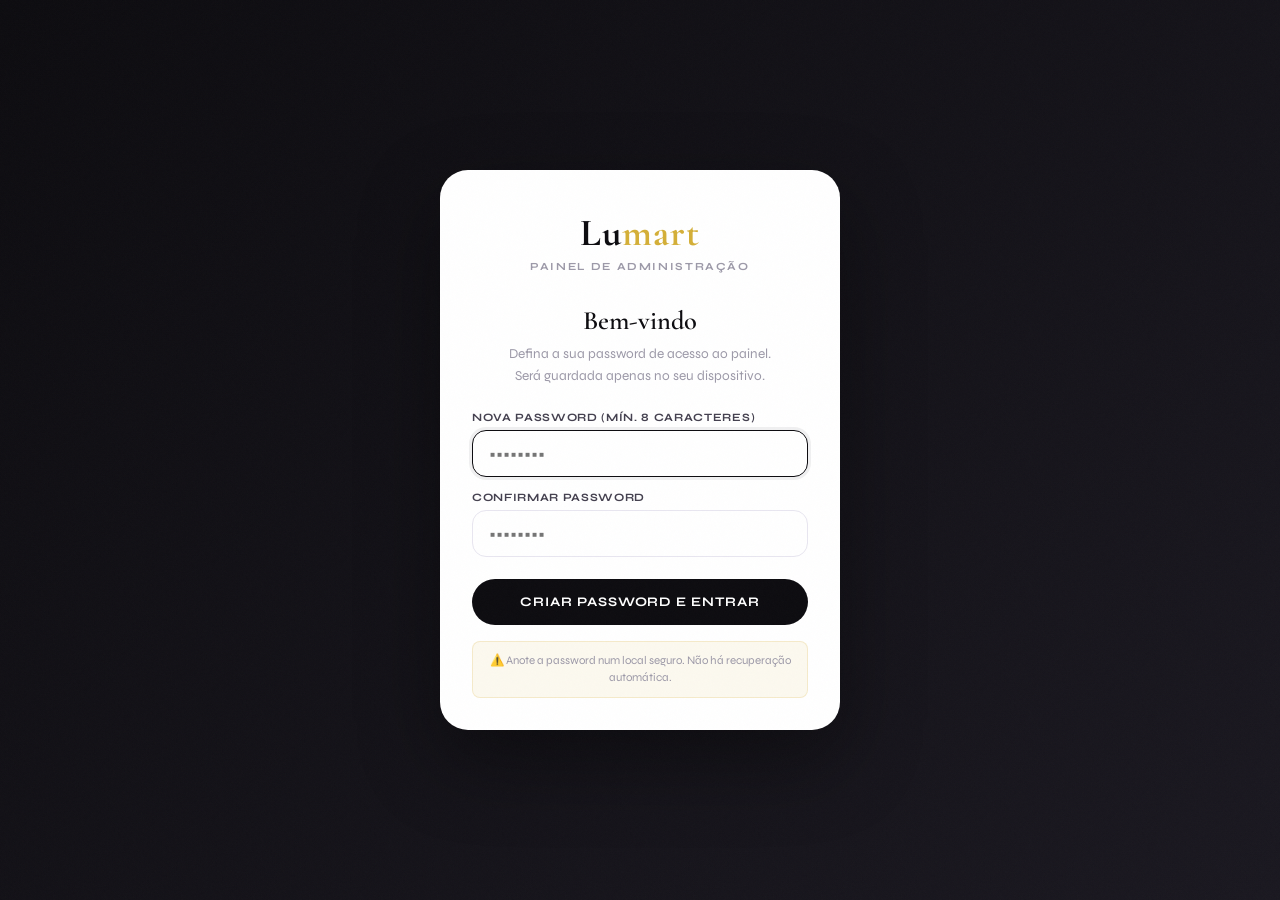
<file: admin.html>
<!DOCTYPE html>
<html lang="pt-MZ">
<head>
  <meta charset="UTF-8" />
  <meta name="viewport" content="width=device-width, initial-scale=1.0" />
  <meta name="theme-color" content="#0d0c10" />
  <meta name="robots" content="noindex, nofollow" />

  <!-- Impedir cache (admin não deve ser cacheado) -->
  <meta http-equiv="Cache-Control" content="no-cache, no-store, must-revalidate" />
  <meta http-equiv="Pragma" content="no-cache" />
  <meta http-equiv="Expires" content="0" />

  <title>Admin · Lumart Comercial</title>

  <link rel="preconnect" href="https://fonts.googleapis.com" />
  <link rel="preconnect" href="https://fonts.gstatic.com" crossorigin />
  <link rel="stylesheet" href="https://fonts.googleapis.com/css2?family=Material+Symbols+Outlined:opsz,wght,FILL,GRAD@20..48,300..700,0..1,-50..200&display=block" />
  <link rel="stylesheet" href="style.css" />
  <link rel="stylesheet" href="admin.css" />
</head>
<body class="admin-body">

<!-- ════════════════════════════════════════════════════════════
     PANTALLA DE LOGIN (definir password ou entrar)
════════════════════════════════════════════════════════════ -->
<div class="admin-auth" id="admin-auth">
  <div class="auth-card">
    <div class="auth-logo">Lu<em>mart</em></div>
    <div class="auth-tag">Painel de Administração</div>

    <!-- Tela 1: Definir password (primeiro acesso) -->
    <div class="auth-screen" id="auth-setup">
      <h1 class="auth-titulo">Bem-vindo</h1>
      <p class="auth-subtitulo">Defina a sua password de acesso ao painel.<br/>Será guardada apenas no seu dispositivo.</p>

      <div class="auth-campo">
        <label for="setup-pass">Nova password (mín. 8 caracteres)</label>
        <input type="password" id="setup-pass" autocomplete="new-password" placeholder="••••••••" />
      </div>
      <div class="auth-campo">
        <label for="setup-pass2">Confirmar password</label>
        <input type="password" id="setup-pass2" autocomplete="new-password" placeholder="••••••••" />
      </div>

      <button class="auth-btn" onclick="adminSetup()">Criar password e entrar</button>
      <p class="auth-aviso">⚠️ Anote a password num local seguro. Não há recuperação automática.</p>
    </div>

    <!-- Tela 2: Login -->
    <div class="auth-screen" id="auth-login" style="display:none;">
      <h1 class="auth-titulo">Bem-vindo de volta</h1>
      <p class="auth-subtitulo">Insira a sua password para aceder ao painel.</p>

      <div class="auth-campo">
        <label for="login-pass">Password</label>
        <input type="password" id="login-pass" autocomplete="current-password" placeholder="••••••••" onkeydown="if(event.key==='Enter')adminLogin()" />
      </div>

      <button class="auth-btn" onclick="adminLogin()">Entrar</button>
      <button class="auth-link" onclick="esquecerPassword()">Esqueci a password</button>
    </div>
  </div>
</div>

<!-- ════════════════════════════════════════════════════════════
     PAINEL ADMIN (depois de login)
════════════════════════════════════════════════════════════ -->
<div class="admin-shell" id="admin-shell" style="display:none;">

  <!-- Sidebar -->
  <aside class="admin-sidebar" id="admin-sidebar">
    <div class="sidebar-logo">
      <div class="sidebar-logo-row">
        <div>
          <span class="logo-text">Lu<em>mart</em></span>
          <span class="logo-tag">Admin</span>
        </div>
        <button class="btn-tema" onclick="toggleTema()" aria-label="Alternar tema" title="Alternar tema claro/escuro">
          <svg class="icon-tema-claro" width="16" height="16" viewBox="0 0 24 24" fill="none" stroke="currentColor" stroke-width="2"><circle cx="12" cy="12" r="5"/><line x1="12" y1="1" x2="12" y2="3"/><line x1="12" y1="21" x2="12" y2="23"/><line x1="4.22" y1="4.22" x2="5.64" y2="5.64"/><line x1="18.36" y1="18.36" x2="19.78" y2="19.78"/><line x1="1" y1="12" x2="3" y2="12"/><line x1="21" y1="12" x2="23" y2="12"/><line x1="4.22" y1="19.78" x2="5.64" y2="18.36"/><line x1="18.36" y1="5.64" x2="19.78" y2="4.22"/></svg>
          <svg class="icon-tema-escuro" width="16" height="16" viewBox="0 0 24 24" fill="none" stroke="currentColor" stroke-width="2"><path d="M21 12.79A9 9 0 1 1 11.21 3 7 7 0 0 0 21 12.79z"/></svg>
        </button>
      </div>
    </div>

    <nav class="sidebar-nav">
      <button class="nav-item ativo" data-tab="dashboard" onclick="mudarTab('dashboard')">
        <svg width="18" height="18" viewBox="0 0 24 24" fill="none" stroke="currentColor" stroke-width="2"><rect x="3" y="3" width="7" height="7"/><rect x="14" y="3" width="7" height="7"/><rect x="14" y="14" width="7" height="7"/><rect x="3" y="14" width="7" height="7"/></svg>
        <span>Dashboard</span>
      </button>
      <button class="nav-item" data-tab="produtos" onclick="mudarTab('produtos')">
        <svg width="18" height="18" viewBox="0 0 24 24" fill="none" stroke="currentColor" stroke-width="2"><path d="M21 16V8a2 2 0 0 0-1-1.73l-7-4a2 2 0 0 0-2 0l-7 4A2 2 0 0 0 3 8v8a2 2 0 0 0 1 1.73l7 4a2 2 0 0 0 2 0l7-4A2 2 0 0 0 21 16z"/><polyline points="3.27 6.96 12 12.01 20.73 6.96"/></svg>
        <span>Produtos</span>
        <span class="nav-badge" id="nav-badge-produtos">0</span>
      </button>
      <button class="nav-item" data-tab="frete" onclick="mudarTab('frete')">
        <svg width="18" height="18" viewBox="0 0 24 24" fill="none" stroke="currentColor" stroke-width="2"><rect x="1" y="3" width="15" height="13"/><polygon points="16 8 20 8 23 11 23 16 16 16 16 8"/><circle cx="5.5" cy="18.5" r="2.5"/><circle cx="18.5" cy="18.5" r="2.5"/></svg>
        <span>Frete</span>
      </button>
      <button class="nav-item" data-tab="historico" onclick="mudarTab('historico')">
        <svg width="18" height="18" viewBox="0 0 24 24" fill="none" stroke="currentColor" stroke-width="2"><circle cx="12" cy="12" r="10"/><polyline points="12 6 12 12 16 14"/></svg>
        <span>Histórico</span>
        <span class="nav-badge" id="nav-badge-historico">0</span>
      </button>
      <button class="nav-item" data-tab="idiomas" onclick="mudarTab('idiomas')">
        <svg width="18" height="18" viewBox="0 0 24 24" fill="none" stroke="currentColor" stroke-width="2"><path d="m5 8 6 6"/><path d="m4 14 6-6 2-3"/><path d="M2 5h12"/><path d="M7 2h1"/><path d="m22 22-5-10-5 10"/><path d="M14 18h6"/></svg>
        <span>Idiomas</span>
        <span class="nav-badge" id="nav-badge-idiomas">PT/EN</span>
      </button>
    </nav>

    <div class="sidebar-bottom">
      <div class="status-mudancas" id="status-mudancas">
        <span class="status-dot"></span>
        <span class="status-text">Sem mudanças</span>
      </div>

      <!-- Undo/Redo -->
      <div class="sidebar-undo-redo">
        <button class="sidebar-btn-mini" id="btn-undo" onclick="historicoUndo()" disabled title="Desfazer (Ctrl+Z)">
          <svg width="13" height="13" viewBox="0 0 24 24" fill="none" stroke="currentColor" stroke-width="2.5"><polyline points="9 14 4 9 9 4"/><path d="M20 20v-7a4 4 0 0 0-4-4H4"/></svg>
          Undo
        </button>
        <button class="sidebar-btn-mini" id="btn-redo" onclick="historicoRedo()" disabled title="Refazer (Ctrl+Y)">
          Redo
          <svg width="13" height="13" viewBox="0 0 24 24" fill="none" stroke="currentColor" stroke-width="2.5"><polyline points="15 14 20 9 15 4"/><path d="M4 20v-7a4 4 0 0 1 4-4h12"/></svg>
        </button>
      </div>

      <button class="sidebar-btn-export" onclick="exportarProdutos()">
        <svg width="14" height="14" viewBox="0 0 24 24" fill="none" stroke="currentColor" stroke-width="2"><path d="M21 15v4a2 2 0 0 1-2 2H5a2 2 0 0 1-2-2v-4"/><polyline points="7 10 12 15 17 10"/><line x1="12" y1="15" x2="12" y2="3"/></svg>
        Exportar produtos.js
      </button>

      <button class="sidebar-btn-export sidebar-btn-secundario" onclick="exportarSitemap()" title="Gera sitemap.xml com URLs públicas para indexação Google">
        <span class="lmi lmi-xs" aria-hidden="true">travel_explore</span>
        Gerar sitemap.xml
      </button>

      <button class="sidebar-btn-mini" onclick="gerarSitemap()" title="Gera sitemap.xml com todos os produtos activos (push depois para o GitHub)" style="width:100%;justify-content:center;margin-top:6px">
        <span class="lmi lmi-xs" aria-hidden="true">travel_explore</span>
        Gerar sitemap.xml
      </button>

      <!-- Backup / Import -->
      <div class="sidebar-backup-row">
        <button class="sidebar-btn-mini" onclick="abrirMenuBackup()" title="Backup e restore">
          <svg width="13" height="13" viewBox="0 0 24 24" fill="none" stroke="currentColor" stroke-width="2.5"><path d="M21 15v4a2 2 0 0 1-2 2H5a2 2 0 0 1-2-2v-4"/><polyline points="17 8 12 3 7 8"/><line x1="12" y1="3" x2="12" y2="15"/></svg>
          Backup
        </button>
        <button class="sidebar-btn-mini" onclick="mostrarAjuda()" title="Atalhos de teclado">
          <svg width="13" height="13" viewBox="0 0 24 24" fill="none" stroke="currentColor" stroke-width="2.5"><circle cx="12" cy="12" r="10"/><path d="M9.09 9a3 3 0 0 1 5.83 1c0 2-3 3-3 3"/><line x1="12" y1="17" x2="12.01" y2="17"/></svg>
          Atalhos
        </button>
      </div>

      <button class="sidebar-btn-logout" onclick="adminLogout()">
        <svg width="14" height="14" viewBox="0 0 24 24" fill="none" stroke="currentColor" stroke-width="2"><path d="M9 21H5a2 2 0 0 1-2-2V5a2 2 0 0 1 2-2h4"/><polyline points="16 17 21 12 16 7"/><line x1="21" y1="12" x2="9" y2="12"/></svg>
        Sair
      </button>
    </div>
  </aside>

  <!-- Botão para abrir sidebar no mobile -->
  <button class="btn-toggle-sidebar" onclick="toggleSidebar()" aria-label="Menu">
    <svg width="20" height="20" viewBox="0 0 24 24" fill="none" stroke="currentColor" stroke-width="2"><line x1="3" y1="12" x2="21" y2="12"/><line x1="3" y1="6" x2="21" y2="6"/><line x1="3" y1="18" x2="21" y2="18"/></svg>
  </button>

  <!-- Conteúdo principal -->
  <main class="admin-main">

    <!-- ═══════════════════ DASHBOARD ═══════════════════ -->
    <section class="admin-tab" id="tab-dashboard">

      <header class="admin-header">
        <div>
          <h1 class="admin-titulo">Dashboard</h1>
          <p class="admin-subtitulo">Visão geral do catálogo</p>
        </div>
        <div class="admin-header-acoes">
          <button class="btn-admin btn-admin-primary" onclick="novoProduto()">
            <svg width="16" height="16" viewBox="0 0 24 24" fill="none" stroke="currentColor" stroke-width="2.5"><line x1="12" y1="5" x2="12" y2="19"/><line x1="5" y1="12" x2="19" y2="12"/></svg>
            Novo Produto
          </button>
        </div>
      </header>

      <!-- Stats cards -->
      <div class="stats-grid" id="stats-grid"></div>

      <!-- Distribuição por categoria + Faixas de preço + Top reviews -->
      <div class="dashboard-row dashboard-row-3col">
        <div class="dashboard-col">
          <div class="card-admin">
            <div class="card-admin-header">
              <h3>Distribuição por categoria</h3>
            </div>
            <div class="card-admin-body" id="grafico-categorias"></div>
          </div>
        </div>
        <div class="dashboard-col">
          <div class="card-admin">
            <div class="card-admin-header">
              <h3>Faixas de preço</h3>
            </div>
            <div class="card-admin-body" id="grafico-precos"></div>
          </div>
        </div>
        <div class="dashboard-col">
          <div class="card-admin">
            <div class="card-admin-header">
              <h3>Melhor avaliados</h3>
            </div>
            <div class="card-admin-body" id="top-reviews"></div>
          </div>
        </div>
      </div>

      <!-- Avisos -->
      <div class="card-admin">
        <div class="card-admin-header">
          <h3>Avisos e recomendações</h3>
        </div>
        <div class="card-admin-body" id="avisos-lista"></div>
      </div>

    </section>

    <!-- ═══════════════════ PRODUTOS ═══════════════════ -->
    <section class="admin-tab" id="tab-produtos" style="display:none;">

      <header class="admin-header">
        <div>
          <h1 class="admin-titulo">Produtos</h1>
          <p class="admin-subtitulo" id="produtos-subtitulo">— produtos no catálogo</p>
        </div>
        <div class="admin-header-acoes">
          <button class="btn-admin btn-admin-primary" onclick="novoProduto()">
            <svg width="16" height="16" viewBox="0 0 24 24" fill="none" stroke="currentColor" stroke-width="2.5"><line x1="12" y1="5" x2="12" y2="19"/><line x1="5" y1="12" x2="19" y2="12"/></svg>
            Novo
          </button>
        </div>
      </header>

      <!-- Filtros -->
      <div class="filtros-admin">
        <input type="text" class="filtro-input" id="filtro-busca" placeholder="🔍 Procurar nome, marca…" oninput="aplicarFiltros()" />

        <select class="filtro-select" id="filtro-categoria" onchange="aplicarFiltros()">
          <option value="">Todas as categorias</option>
        </select>

        <select class="filtro-select" id="filtro-disp" onchange="aplicarFiltros()">
          <option value="">Todas disponibilidades</option>
          <option value="disponivel">Em stock</option>
          <option value="sob_encomenda">Sob encomenda</option>
        </select>

        <select class="filtro-select" id="filtro-vis" onchange="aplicarFiltros()">
          <option value="">Visíveis e pausados</option>
          <option value="visiveis">Apenas visíveis</option>
          <option value="pausados">Apenas pausados</option>
        </select>

        <select class="filtro-select" id="filtro-desc" onchange="aplicarFiltros()">
          <option value="">Com e sem desconto</option>
          <option value="sim">Com desconto</option>
          <option value="nao">Sem desconto</option>
        </select>

        <select class="filtro-select" id="filtro-destaque" onchange="aplicarFiltros()">
          <option value="">Destaque (todos)</option>
          <option value="sim">⭐ Em destaque</option>
          <option value="nao">Sem destaque</option>
        </select>

        <select class="filtro-select" id="filtro-minimo" onchange="aplicarFiltros()">
          <option value="">Mín. cotação (todos)</option>
          <option value="sim">🔒 Com mínimo</option>
          <option value="nao">Sem mínimo</option>
        </select>

        <select class="filtro-select" id="filtro-preco" onchange="aplicarFiltros()">
          <option value="">Faixa de preço</option>
          <option value="0-1000">Até 1.000 MT</option>
          <option value="1000-3000">1.000 — 3.000 MT</option>
          <option value="3000-5000">3.000 — 5.000 MT</option>
          <option value="5000-10000">5.000 — 10.000 MT</option>
          <option value="10000+">Acima de 10.000 MT</option>
        </select>

        <select class="filtro-select" id="filtro-ordenar" onchange="aplicarFiltros()" title="Ordenar por">
          <option value="padrao">Ordem manual</option>
          <option value="nome-asc">Nome A → Z</option>
          <option value="nome-desc">Nome Z → A</option>
          <option value="preco-asc">Preço ↑</option>
          <option value="preco-desc">Preço ↓</option>
          <option value="id-recente">Mais recentes</option>
          <option value="id-antigo">Mais antigos</option>
          <option value="reviews">Melhor avaliados</option>
        </select>

        <button class="btn-admin-mini" onclick="limparFiltros()" title="Limpar filtros">✕</button>
      </div>

      <!-- Barra de acções em massa -->
      <div class="bulk-bar" id="bulk-bar" style="display:none;">
        <span class="bulk-count"><span id="bulk-count-num">0</span> seleccionados</span>
        <div class="bulk-acoes">
          <button class="btn-admin-mini" onclick="bulkAcao('pausar')">⏸ Pausar</button>
          <button class="btn-admin-mini" onclick="bulkAcao('despausar')">▶ Despausar</button>
          <button class="btn-admin-mini" onclick="bulkAcao('destacar')">⭐ Destacar</button>
          <button class="btn-admin-mini" onclick="bulkAcao('desdestacar')">○ Tirar destaque</button>
          <button class="btn-admin-mini" onclick="bulkAcao('desconto')">% Desconto</button>
          <button class="btn-admin-mini" onclick="bulkAcao('categoria')">🏷 Categoria</button>
          <button class="btn-admin-mini" onclick="bulkAcao('minimo')">🔒 Mínimo</button>
          <button class="btn-admin-mini btn-admin-perigo" onclick="bulkAcao('eliminar')">🗑 Eliminar</button>
          <button class="btn-admin-mini" onclick="bulkLimpar()">✕ Cancelar</button>
        </div>
      </div>

      <!-- Tabela de produtos -->
      <div class="tabela-wrap">
        <table class="tabela-admin" id="tabela-produtos">
          <thead>
            <tr>
              <th class="th-drag" title="Arraste para reordenar"></th>
              <th class="th-check"><input type="checkbox" onchange="bulkToggleAll(this)" /></th>
              <th class="th-img"></th>
              <th>Nome / Marca</th>
              <th class="th-categoria">Categoria</th>
              <th class="th-preco">Preço</th>
              <th class="th-status">Status</th>
              <th class="th-vis">Visível</th>
              <th class="th-acoes">Ações</th>
            </tr>
          </thead>
          <tbody id="tbody-produtos"></tbody>
        </table>
      </div>

      <div class="tabela-vazia" id="tabela-vazia" style="display:none;">
        <p>Nenhum produto encontrado com os filtros actuais.</p>
        <button class="btn-admin" onclick="limparFiltros()">Limpar filtros</button>
      </div>

    </section>

    <!-- ═══════════════════ FRETE ═══════════════════ -->
    <section class="admin-tab" id="tab-frete" style="display:none;">

      <header class="admin-header">
        <div>
          <h1 class="admin-titulo">Tarifas de Frete</h1>
          <p class="admin-subtitulo">Edite os valores de envio por província</p>
        </div>
        <div class="admin-header-acoes">
          <button class="btn-admin" onclick="restaurarFretePadrao()">
            <svg width="16" height="16" viewBox="0 0 24 24" fill="none" stroke="currentColor" stroke-width="2"><polyline points="1 4 1 10 7 10"/><path d="M3.51 15a9 9 0 1 0 2.13-9.36L1 10"/></svg>
            Restaurar valores padrão
          </button>
        </div>
      </header>

      <!-- Estatísticas rápidas -->
      <div class="frete-stats">
        <div class="frete-stat">
          <span class="frete-stat-label">Frete mais barato</span>
          <span class="frete-stat-valor" id="frete-min">—</span>
        </div>
        <div class="frete-stat">
          <span class="frete-stat-label">Frete mais caro</span>
          <span class="frete-stat-valor" id="frete-max">—</span>
        </div>
        <div class="frete-stat">
          <span class="frete-stat-label">Média Moçambique</span>
          <span class="frete-stat-valor" id="frete-media-mz">—</span>
        </div>
        <div class="frete-stat">
          <span class="frete-stat-label">Média África do Sul</span>
          <span class="frete-stat-valor" id="frete-media-za">—</span>
        </div>
      </div>

      <!-- Tabelas separadas por país -->
      <div class="card-admin">
        <div class="card-admin-header">
          <h3>🇲🇿 Moçambique</h3>
        </div>
        <div class="card-admin-body" style="padding:0">
          <table class="tabela-frete" id="tabela-frete-mz"></table>
        </div>
      </div>

      <div class="card-admin">
        <div class="card-admin-header">
          <h3>🇿🇦 África do Sul</h3>
        </div>
        <div class="card-admin-body" style="padding:0">
          <table class="tabela-frete" id="tabela-frete-za"></table>
        </div>
      </div>

      <!-- ── Taxa de Câmbio MZN → ZAR (Fase 4) ─────────────── -->
      <div class="card-admin" style="margin-top:24px">
        <div class="card-admin-header">
          <h3><span class="lmi lmi-sm" aria-hidden="true">currency_exchange</span> Taxa de Câmbio MZN → ZAR</h3>
        </div>
        <div class="card-admin-body cambio-painel">
          <p class="cambio-desc">
            Esta taxa é usada apenas para mostrar a equivalência em Rand sul-africano (ZAR) quando o cliente escolhe África do Sul como destino. Os preços continuam todos em Metical (MZN).
          </p>

          <div class="cambio-grid">
            <div class="campo-admin">
              <label for="ed-taxa-zar">
                <span class="lmi lmi-xs" aria-hidden="true">payments</span>
                Quanto vale 1 MZN em ZAR
              </label>
              <input type="number" id="ed-taxa-zar" step="0.0001" min="0" placeholder="0.27" />
              <p class="campo-admin-desc">Exemplo: <strong>0.27</strong> significa que 1 MZN equivale a 0,27 R. Use ponto decimal.</p>
            </div>

            <div class="campo-admin">
              <label for="ed-data-cambio">
                <span class="lmi lmi-xs" aria-hidden="true">calendar_month</span>
                Data da actualização
              </label>
              <input type="date" id="ed-data-cambio" />
              <p class="campo-admin-desc">Exibida ao cliente para transparência (ex.: "Taxa actualizada em 11/05/2026").</p>
            </div>
          </div>

          <div class="cambio-preview">
            <span class="cambio-preview-label">Pré-visualização</span>
            <div class="cambio-preview-linhas">
              <div><span>MZN 1.000,00</span> → <strong id="cambio-prev-1000">—</strong></div>
              <div><span>MZN 5.000,00</span> → <strong id="cambio-prev-5000">—</strong></div>
              <div><span>MZN 10.000,00</span> → <strong id="cambio-prev-10000">—</strong></div>
            </div>
          </div>

          <div class="cambio-acoes">
            <button class="btn-admin btn-admin-primario" onclick="guardarTaxaCambio()">
              <span class="lmi lmi-sm" aria-hidden="true">save</span>
              Guardar taxa
            </button>
            <button class="btn-admin" onclick="restaurarTaxaCambio()">
              <span class="lmi lmi-sm" aria-hidden="true">restart_alt</span>
              Restaurar (0.27)
            </button>
          </div>
        </div>
      </div>

      <p class="frete-info">
        <strong>Nota:</strong> Os valores estão em MZN. As alterações são guardadas automaticamente.
        Lembre-se de <strong>exportar produtos.js</strong> e fazer push no GitHub para aplicar as mudanças no site público.
      </p>

    </section>

    <!-- ═══════════════════ HISTÓRICO ═══════════════════ -->
    <section class="admin-tab" id="tab-historico" style="display:none;">

      <header class="admin-header">
        <div>
          <h1 class="admin-titulo">Histórico</h1>
          <p class="admin-subtitulo" id="historico-subtitulo">— acções registadas</p>
        </div>
        <div class="admin-header-acoes">
          <button class="btn-admin" onclick="historicoUndo()" id="hist-btn-undo" disabled>
            <svg width="14" height="14" viewBox="0 0 24 24" fill="none" stroke="currentColor" stroke-width="2.5"><polyline points="9 14 4 9 9 4"/><path d="M20 20v-7a4 4 0 0 0-4-4H4"/></svg>
            Desfazer
          </button>
          <button class="btn-admin" onclick="historicoRedo()" id="hist-btn-redo" disabled>
            Refazer
            <svg width="14" height="14" viewBox="0 0 24 24" fill="none" stroke="currentColor" stroke-width="2.5"><polyline points="15 14 20 9 15 4"/><path d="M4 20v-7a4 4 0 0 1 4-4h12"/></svg>
          </button>
          <button class="btn-admin btn-admin-perigo" onclick="limparHistorico()">
            <svg width="14" height="14" viewBox="0 0 24 24" fill="none" stroke="currentColor" stroke-width="2.5"><polyline points="3 6 5 6 21 6"/><path d="M19 6v14a2 2 0 0 1-2 2H7a2 2 0 0 1-2-2V6m3 0V4a2 2 0 0 1 2-2h4a2 2 0 0 1 2 2v2"/></svg>
            Limpar
          </button>
        </div>
      </header>

      <!-- Filtros -->
      <div class="filtros-admin">
        <select class="filtro-select" id="filtro-hist-tipo" onchange="renderizarHistorico()">
          <option value="">Todos os tipos</option>
          <option value="criar">Criar produto</option>
          <option value="editar">Editar produto</option>
          <option value="eliminar">Eliminar produto</option>
          <option value="duplicar">Duplicar produto</option>
          <option value="pausar">Pausar/Despausar</option>
          <option value="bulk">Acções em massa</option>
          <option value="frete">Editar frete</option>
          <option value="reordenar">Reordenar</option>
          <option value="reviews">Reviews</option>
          <option value="import">Importação</option>
        </select>
      </div>

      <!-- Lista -->
      <div class="historico-lista" id="historico-lista"></div>

    </section>

    <!-- ═══════════════════ IDIOMAS (Fase 6A) ═══════════════════ -->
    <section class="admin-tab" id="tab-idiomas" style="display:none;">

      <header class="admin-header">
        <div>
          <h1 class="admin-titulo">Idiomas</h1>
          <p class="admin-subtitulo" id="idiomas-subtitulo">— Gerir traduções PT/EN do site</p>
        </div>
        <div class="admin-header-acoes">
          <button class="btn-admin" onclick="idiomasDescartarOverrides()" id="btn-idiomas-descartar" disabled>
            <svg width="14" height="14" viewBox="0 0 24 24" fill="none" stroke="currentColor" stroke-width="2.5"><polyline points="3 6 5 6 21 6"/><path d="M19 6v14a2 2 0 0 1-2 2H7a2 2 0 0 1-2-2V6m3 0V4a2 2 0 0 1 2-2h4a2 2 0 0 1 2 2v2"/></svg>
            Descartar mudanças
          </button>
          <button class="btn-admin btn-admin-primary" onclick="idiomasExportar()" id="btn-idiomas-exportar">
            <svg width="14" height="14" viewBox="0 0 24 24" fill="none" stroke="currentColor" stroke-width="2.5"><path d="M21 15v4a2 2 0 0 1-2 2H5a2 2 0 0 1-2-2v-4"/><polyline points="7 10 12 15 17 10"/><line x1="12" y1="15" x2="12" y2="3"/></svg>
            Exportar i18n.js
          </button>
        </div>
      </header>

      <!-- Estatísticas -->
      <div class="idiomas-stats">
        <div class="idi-stat">
          <span class="idi-stat-num" id="idi-total-chaves">—</span>
          <span class="idi-stat-label">Chaves no total</span>
        </div>
        <div class="idi-stat">
          <span class="idi-stat-num" id="idi-modificadas">0</span>
          <span class="idi-stat-label">Modificadas (não exportadas)</span>
        </div>
        <div class="idi-stat">
          <span class="idi-stat-num" id="idi-secoes">—</span>
          <span class="idi-stat-label">Secções</span>
        </div>
      </div>

      <!-- Aviso de overrides activos -->
      <div class="idiomas-aviso" id="idiomas-aviso" style="display:none">
        <svg width="18" height="18" viewBox="0 0 24 24" fill="none" stroke="currentColor" stroke-width="2"><path d="M10.29 3.86 1.82 18a2 2 0 0 0 1.71 3h16.94a2 2 0 0 0 1.71-3L13.71 3.86a2 2 0 0 0-3.42 0z"/><line x1="12" y1="9" x2="12" y2="13"/><line x1="12" y1="17" x2="12.01" y2="17"/></svg>
        <div>
          <strong>Há mudanças não exportadas.</strong> As alterações estão guardadas localmente neste navegador. Para que apareçam no site, clica <strong>Exportar i18n.js</strong> e substitui o ficheiro <code>i18n.js</code> no GitHub.
        </div>
      </div>

      <!-- Filtros e busca -->
      <div class="filtros-admin idiomas-filtros">
        <input type="text" class="filtro-busca" id="idi-busca" placeholder="🔍 Procurar por chave ou texto…" oninput="renderizarIdiomas()" />
        <select class="filtro-select" id="idi-filtro-secao" onchange="renderizarIdiomas()">
          <option value="">Todas as secções</option>
        </select>
        <select class="filtro-select" id="idi-filtro-estado" onchange="renderizarIdiomas()">
          <option value="">Todas</option>
          <option value="modificadas">Só modificadas</option>
          <option value="vazias">Com tradução em falta</option>
        </select>
      </div>

      <!-- Lista de chaves -->
      <div class="idiomas-tabela-wrap">
        <div class="idiomas-tabela-header">
          <div class="idi-col-chave">Chave</div>
          <div class="idi-col-lang">🇵🇹 Português</div>
          <div class="idi-col-lang">🇬🇧 English</div>
        </div>
        <div class="idiomas-tabela" id="idiomas-tabela">
          <!-- preenchido por JS -->
        </div>
      </div>

    </section>

  </main>

</div>

<!-- ════════════════════════════════════════════════════════════
     EDITOR DE PRODUTO (modal grande)
════════════════════════════════════════════════════════════ -->
<div class="editor-overlay" id="editor-overlay" onclick="fecharEditorOverlay(event)">
  <div class="editor-modal">

    <header class="editor-header">
      <h2 class="editor-titulo" id="editor-titulo">Novo produto</h2>
      <div class="editor-acoes">
        <button class="btn-admin" onclick="fecharEditor()">Cancelar</button>
        <button class="btn-admin btn-admin-primary" onclick="salvarProduto()">Salvar</button>
        <button class="btn-fechar-editor" onclick="fecharEditor()" aria-label="Fechar">✕</button>
      </div>
    </header>

    <div class="editor-body">

      <div class="editor-layout">

        <!-- Coluna esquerda: Formulário -->
        <div class="editor-form">

          <!-- Bloco: Identificação -->
          <div class="editor-bloco">
            <h3 class="editor-bloco-titulo">Identificação</h3>

            <div class="campo-admin-grid-2">
              <div class="campo-admin">
                <label>Nome</label>
                <input type="text" id="ed-nome" placeholder="Ex: Tela Painel 50×70cm" />
              </div>
              <div class="campo-admin">
                <label>Marca</label>
                <input type="text" id="ed-marca" placeholder="Ex: Souza" />
              </div>
            </div>

            <div class="campo-admin-grid-2">
              <div class="campo-admin">
                <label>Categoria</label>
                <input type="text" id="ed-categoria" list="lista-categorias" placeholder="Ex: Telas" />
                <datalist id="lista-categorias"></datalist>
              </div>
              <div class="campo-admin">
                <label>ID</label>
                <input type="number" id="ed-id" readonly placeholder="Auto" />
              </div>
            </div>
          </div>

          <!-- Bloco: Preço e disponibilidade -->
          <div class="editor-bloco">
            <h3 class="editor-bloco-titulo">Preço e disponibilidade</h3>

            <div class="campo-admin-grid-2">
              <div class="campo-admin">
                <label>Preço (MZN)</label>
                <input type="number" id="ed-preco" min="0" step="0.01" placeholder="0.00" oninput="atualizarPreviewPreco()" />
              </div>
              <div class="campo-admin">
                <label>Desconto (%)</label>
                <input type="number" id="ed-desconto" min="0" max="100" step="1" placeholder="0" oninput="atualizarPreviewPreco()" />
              </div>
            </div>
            <div class="campo-admin-preco-final" id="preco-final-preview"></div>

            <div class="campo-admin">
              <label>Disponibilidade</label>
              <div class="radio-group">
                <label class="radio-card">
                  <input type="radio" name="ed-disp" value="disponivel" />
                  <div class="radio-inner">
                    <strong>🟢 Em stock</strong>
                    <span>Envio em 1–14 dias</span>
                  </div>
                </label>
                <label class="radio-card">
                  <input type="radio" name="ed-disp" value="sob_encomenda" />
                  <div class="radio-inner">
                    <strong>🟡 Sob encomenda</strong>
                    <span>Importação em 10–30 dias</span>
                  </div>
                </label>
              </div>
            </div>

            <!-- Mínimo de cotação (Fase 5) -->
            <div class="campo-admin">
              <label for="ed-minimo">
                <span class="lmi lmi-xs" aria-hidden="true">lock</span>
                Mínimo de cotação (MZN)
                <span class="campo-admin-hint">opcional</span>
              </label>
              <input type="number" id="ed-minimo" min="0" step="50" placeholder="0 = sem mínimo" />
              <p class="campo-admin-desc">
                Se preenchido, o cliente só pode finalizar a cotação quando o subtotal de produtos no carrinho for igual ou superior a este valor. Útil para produtos importados que não compensa enviar a baixo volume. Deixar 0 ou vazio para não aplicar regra.
              </p>
            </div>
          </div>

          <!-- Bloco: Galeria -->
          <div class="editor-bloco">
            <h3 class="editor-bloco-titulo">Galeria de imagens (4 fotos)</h3>
            <p class="editor-bloco-sub">Cole o URL de cada imagem. A primeira é a principal.</p>

            <div class="galeria-inputs" id="galeria-inputs"></div>
          </div>

          <!-- Bloco: Vídeo -->
          <div class="editor-bloco">
            <h3 class="editor-bloco-titulo">Vídeo (opcional)</h3>
            <p class="editor-bloco-sub">Cole o ID do vídeo do YouTube. Ex: <code>dQw4w9WgXcQ</code></p>

            <div class="campo-admin">
              <label>ID do YouTube</label>
              <input type="text" id="ed-video" placeholder="Deixe vazio se não houver vídeo" oninput="atualizarPreviewVideo()" />
            </div>
            <div class="video-preview" id="video-preview-admin"></div>
          </div>

          <!-- Bloco: Descrição -->
          <div class="editor-bloco">
            <h3 class="editor-bloco-titulo">Descrição</h3>
            <div class="campo-admin">
              <textarea id="ed-descricao" rows="6" placeholder="Descrição detalhada do produto…"></textarea>
              <span class="campo-contador" id="contador-descricao">0 caracteres</span>
            </div>
          </div>

          <!-- Bloco: Configurações -->
          <div class="editor-bloco">
            <h3 class="editor-bloco-titulo">Configurações</h3>

            <label class="toggle-admin">
              <input type="checkbox" id="ed-destaque" />
              <div class="toggle-switch"></div>
              <div class="toggle-info">
                <strong>Produto em destaque</strong>
                <span>Aparece com badge "⭐ Destaque" no catálogo</span>
              </div>
            </label>

            <label class="toggle-admin">
              <input type="checkbox" id="ed-ativo" checked />
              <div class="toggle-switch"></div>
              <div class="toggle-info">
                <strong>Visível ao público</strong>
                <span>Desmarque para pausar o produto temporariamente</span>
              </div>
            </label>
          </div>

          <!-- Bloco: Reviews -->
          <div class="editor-bloco">
            <div class="editor-bloco-header">
              <div>
                <h3 class="editor-bloco-titulo">Reviews / Avaliações</h3>
                <p class="editor-bloco-sub" id="reviews-stats">— reviews · média —</p>
              </div>
              <button type="button" class="btn-admin-mini" onclick="adicionarReview()">+ Nova review</button>
            </div>
            <div class="reviews-lista" id="reviews-lista"></div>
          </div>

        </div>

        <!-- Coluna direita: Pré-visualização -->
        <aside class="editor-preview">
          <div class="preview-sticky">
            <h4 class="preview-titulo">Pré-visualização</h4>
            <p class="preview-sub">Como vai aparecer no catálogo</p>
            <div id="preview-card"></div>

            <div class="preview-warnings" id="preview-warnings"></div>

            <button type="button" class="btn-admin btn-admin-primary preview-btn-ver" onclick="abrirPreviewCompleto()">
              <svg width="14" height="14" viewBox="0 0 24 24" fill="none" stroke="currentColor" stroke-width="2"><path d="M1 12s4-8 11-8 11 8 11 8-4 8-11 8-11-8-11-8z"/><circle cx="12" cy="12" r="3"/></svg>
              Pré-visualização completa
            </button>
          </div>
        </aside>

      </div>

    </div>
  </div>
</div>

<!-- ════════════════════════════════════════════════════════════
     MODAL DE BACKUP / RESTORE
════════════════════════════════════════════════════════════ -->
<div class="confirm-overlay" id="backup-overlay">
  <div class="confirm-modal backup-modal">
    <h3 class="confirm-titulo">💾 Backup e Restore</h3>
    <p class="confirm-msg">Faça um backup completo dos seus dados (produtos + frete + histórico) ou exporte/importe em CSV.</p>

    <div class="backup-acoes-grid">
      <button class="backup-btn" onclick="exportarJSON()">
        <span class="backup-btn-icon">📥</span>
        <strong>Exportar JSON</strong>
        <span>Backup completo</span>
      </button>

      <button class="backup-btn" onclick="document.getElementById('input-import-json').click()">
        <span class="backup-btn-icon">📤</span>
        <strong>Importar JSON</strong>
        <span>Restaurar backup</span>
      </button>

      <button class="backup-btn" onclick="exportarCSV()">
        <span class="backup-btn-icon">📊</span>
        <strong>Exportar CSV</strong>
        <span>Para Excel/Sheets</span>
      </button>

      <button class="backup-btn" onclick="document.getElementById('input-import-csv').click()">
        <span class="backup-btn-icon">📋</span>
        <strong>Importar CSV</strong>
        <span>Edição em massa</span>
      </button>
    </div>

    <p class="backup-aviso">
      ⚠️ <strong>Atenção:</strong> A importação substitui os dados actuais. Faça um backup JSON antes de importar.
    </p>

    <div class="confirm-acoes">
      <button class="btn-admin" onclick="fecharBackup()">Fechar</button>
    </div>

    <input type="file" id="input-import-json" accept=".json" style="display:none" onchange="importarJSON(event)" />
    <input type="file" id="input-import-csv" accept=".csv" style="display:none" onchange="importarCSV(event)" />
  </div>
</div>

<!-- ════════════════════════════════════════════════════════════
     MODAL DE ATALHOS DE TECLADO
════════════════════════════════════════════════════════════ -->
<div class="confirm-overlay" id="ajuda-overlay">
  <div class="confirm-modal ajuda-modal">
    <h3 class="confirm-titulo">⌨️ Atalhos de Teclado</h3>

    <div class="atalhos-grupo">
      <h4>Acções gerais</h4>
      <div class="atalho-item"><span class="atalho-desc">Exportar produtos.js</span><span class="atalho-keys"><kbd>Ctrl</kbd>+<kbd>S</kbd></span></div>
      <div class="atalho-item"><span class="atalho-desc">Novo produto</span><span class="atalho-keys"><kbd>Ctrl</kbd>+<kbd>N</kbd></span></div>
      <div class="atalho-item"><span class="atalho-desc">Backup JSON</span><span class="atalho-keys"><kbd>Ctrl</kbd>+<kbd>B</kbd></span></div>
      <div class="atalho-item"><span class="atalho-desc">Mostrar atalhos</span><span class="atalho-keys"><kbd>?</kbd></span></div>
    </div>

    <div class="atalhos-grupo">
      <h4>Histórico</h4>
      <div class="atalho-item"><span class="atalho-desc">Desfazer</span><span class="atalho-keys"><kbd>Ctrl</kbd>+<kbd>Z</kbd></span></div>
      <div class="atalho-item"><span class="atalho-desc">Refazer</span><span class="atalho-keys"><kbd>Ctrl</kbd>+<kbd>Y</kbd></span></div>
    </div>

    <div class="atalhos-grupo">
      <h4>Tabela de produtos</h4>
      <div class="atalho-item"><span class="atalho-desc">Focus na busca</span><span class="atalho-keys"><kbd>Ctrl</kbd>+<kbd>F</kbd></span></div>
      <div class="atalho-item"><span class="atalho-desc">Editar selecionado</span><span class="atalho-keys"><kbd>Ctrl</kbd>+<kbd>E</kbd></span></div>
      <div class="atalho-item"><span class="atalho-desc">Duplicar selecionado</span><span class="atalho-keys"><kbd>Ctrl</kbd>+<kbd>D</kbd></span></div>
    </div>

    <div class="atalhos-grupo">
      <h4>Navegação rápida</h4>
      <div class="atalho-item"><span class="atalho-desc">Ir para Dashboard</span><span class="atalho-keys"><kbd>G</kbd> <kbd>D</kbd></span></div>
      <div class="atalho-item"><span class="atalho-desc">Ir para Produtos</span><span class="atalho-keys"><kbd>G</kbd> <kbd>P</kbd></span></div>
      <div class="atalho-item"><span class="atalho-desc">Ir para Frete</span><span class="atalho-keys"><kbd>G</kbd> <kbd>F</kbd></span></div>
      <div class="atalho-item"><span class="atalho-desc">Ir para Histórico</span><span class="atalho-keys"><kbd>G</kbd> <kbd>H</kbd></span></div>
    </div>

    <div class="atalhos-grupo">
      <h4>Modais</h4>
      <div class="atalho-item"><span class="atalho-desc">Fechar modal</span><span class="atalho-keys"><kbd>ESC</kbd></span></div>
    </div>

    <div class="confirm-acoes">
      <button class="btn-admin btn-admin-primary" onclick="fecharAjuda()">Entendi</button>
    </div>
  </div>
</div>

<!-- ════════════════════════════════════════════════════════════
     EDITOR DE REVIEW (modal pequeno)
════════════════════════════════════════════════════════════ -->
<div class="confirm-overlay" id="review-overlay">
  <div class="confirm-modal review-modal">
    <h3 class="confirm-titulo" id="review-titulo">Nova review</h3>

    <div class="campo-admin">
      <label>Nome do cliente</label>
      <input type="text" id="rv-nome" placeholder="Ex: Maria Silva" />
    </div>

    <div class="campo-admin-grid-2">
      <div class="campo-admin">
        <label>Estrelas</label>
        <div class="stars-picker" id="stars-picker">
          <button type="button" data-rating="1" onclick="setReviewEstrelas(1)">★</button>
          <button type="button" data-rating="2" onclick="setReviewEstrelas(2)">★</button>
          <button type="button" data-rating="3" onclick="setReviewEstrelas(3)">★</button>
          <button type="button" data-rating="4" onclick="setReviewEstrelas(4)">★</button>
          <button type="button" data-rating="5" onclick="setReviewEstrelas(5)">★</button>
        </div>
        <input type="hidden" id="rv-estrelas" value="5" />
      </div>
      <div class="campo-admin">
        <label>Data</label>
        <input type="date" id="rv-data" />
      </div>
    </div>

    <div class="campo-admin">
      <label>Comentário</label>
      <textarea id="rv-comentario" rows="4" placeholder="O que o cliente achou do produto..."></textarea>
    </div>

    <div class="confirm-acoes">
      <button class="btn-admin" onclick="fecharReviewEditor()">Cancelar</button>
      <button class="btn-admin btn-admin-primary" onclick="salvarReview()">Salvar review</button>
    </div>
  </div>
</div>

<!-- ════════════════════════════════════════════════════════════
     PRÉ-VISUALIZAÇÃO COMPLETA
════════════════════════════════════════════════════════════ -->
<div class="preview-completo-overlay" id="preview-completo-overlay" onclick="fecharPreviewCompletoOverlay(event)">
  <div class="preview-completo-modal">
    <header class="preview-completo-header">
      <h2>Pré-visualização do produto</h2>
      <button class="btn-fechar-editor" onclick="fecharPreviewCompleto()" aria-label="Fechar">✕</button>
    </header>

    <div class="preview-completo-tabs">
      <button class="preview-tab-btn ativo" data-pv="catalogo" onclick="mudarPreviewTab('catalogo')">No catálogo</button>
      <button class="preview-tab-btn" data-pv="busca" onclick="mudarPreviewTab('busca')">Na busca</button>
      <button class="preview-tab-btn" data-pv="carrinho" onclick="mudarPreviewTab('carrinho')">No carrinho</button>
      <button class="preview-tab-btn" data-pv="produto" onclick="mudarPreviewTab('produto')">Página individual</button>
    </div>

    <div class="preview-completo-body" id="preview-completo-body"></div>
  </div>
</div>
<div class="confirm-overlay" id="confirm-overlay">
  <div class="confirm-modal">
    <h3 class="confirm-titulo" id="confirm-titulo">Confirmação</h3>
    <p class="confirm-msg" id="confirm-msg"></p>
    <div class="confirm-acoes">
      <button class="btn-admin" onclick="confirmCancelar()">Cancelar</button>
      <button class="btn-admin btn-admin-perigo" id="confirm-ok" onclick="confirmConfirmar()">Confirmar</button>
    </div>
  </div>
</div>

<!-- ════════════════════════════════════════════════════════════
     PROMPT DIALOG (input genérico)
════════════════════════════════════════════════════════════ -->
<div class="confirm-overlay" id="prompt-overlay">
  <div class="confirm-modal">
    <h3 class="confirm-titulo" id="prompt-titulo">Inserir valor</h3>
    <p class="confirm-msg" id="prompt-msg"></p>
    <input type="text" class="prompt-input" id="prompt-input" />
    <div class="confirm-acoes">
      <button class="btn-admin" onclick="promptCancelar()">Cancelar</button>
      <button class="btn-admin btn-admin-primary" onclick="promptConfirmar()">OK</button>
    </div>
  </div>
</div>

<!-- ════════════════════════════════════════════════════════════
     SCRIPTS
════════════════════════════════════════════════════════════ -->
<script src="produtos.js?v=3"></script>
<script src="i18n.js?v=3"></script>
<script src="admin.js?v=3"></script>

</body>
</html>
</file>
<file: style.css>
/* ============================================================
   LUMART — Luxury Art Supplies
   Direction: Dark Editorial × Premium Boutique
   Fonts: Cormorant Garamond (display) + Syne (UI)
   ============================================================ */

@import url('https://fonts.googleapis.com/css2?family=Cormorant+Garamond:ital,wght@0,300;0,400;0,600;0,700;1,300;1,400;1,600&family=Syne:wght@400;500;600;700;800&display=swap');

/* ── Custom Cursor ─────────────────────────────────────────── */
* { cursor: none !important; }
#cursor {
  position: fixed;
  width: 8px; height: 8px;
  background: var(--gold);
  border-radius: 50%;
  pointer-events: none;
  z-index: 9999;
  transform: translate(-50%, -50%);
  transition: width .25s, height .25s, opacity .25s;
  mix-blend-mode: difference;
}
#cursor-ring {
  position: fixed;
  width: 32px; height: 32px;
  border: 1.5px solid rgba(212,175,55,.55);
  border-radius: 50%;
  pointer-events: none;
  z-index: 9998;
  transform: translate(-50%, -50%);
  transition: width .25s, height .25s, border-color .25s;
}

/* Desactivar cursor custom em dispositivos sem hover (mobile/touch)
   e em qualquer ponteiro grosso (dedo/stylus em hybrids).            */
@media (hover: none), (pointer: coarse) {
  #cursor, #cursor-ring { display: none !important; }
  * { cursor: auto !important; }
  a, button, [role="button"], .btn-quick-add, .btn-add-mobile { cursor: pointer !important; }
  input, textarea, [contenteditable] { cursor: text !important; }
  input[type="checkbox"], input[type="radio"], select { cursor: pointer !important; }
}

/* ── Variáveis ─────────────────────────────────────────────── */
:root {
  --ink:      #0d0c10;
  --ink-80:   #1a1820;
  --ink-60:   #2c2935;
  --ink-40:   #44404f;
  --ink-20:   #6b6778;
  --ash:      #9c99a8;
  --mist:     #e8e6f0;
  --cream:    #f5f3ee;
  --white:    #ffffff;
  --gold:     #d4af37;
  --gold-lt:  #f0d060;
  --gold-dk:  #a88820;
  --green:    #1a7a4a;
  --red:      #c0392b;
  --r-xs: 4px; --r-sm: 8px; --r-md: 14px; --r-lg: 20px; --r-xl: 28px; --r-full: 9999px;
  --ease-out:    cubic-bezier(.16,1,.3,1);
  --ease-spring: cubic-bezier(.34,1.56,.64,1);
}

/* ── Reset ─────────────────────────────────────────────────── */
*, *::before, *::after { box-sizing: border-box; margin: 0; padding: 0; }
html { scroll-behavior: smooth; font-size: 16px; }
body { font-family: 'Syne', sans-serif; background: var(--cream); color: var(--ink); min-height: 100vh; overflow-x: hidden; -webkit-font-smoothing: antialiased; }
img { max-width: 100%; display: block; }
button { font-family: inherit; border: none; background: none; }
input, textarea { font-family: inherit; }
a { color: inherit; text-decoration: none; }

/* ── Material Symbols helper (.lmi = Lumart Material Icon) ───
   Uso:  <span class="lmi">shopping_cart</span>
         <span class="lmi lmi-sm">close</span>     (18px)
         <span class="lmi lmi-lg">play_arrow</span>(28px)
         <span class="lmi lmi-fill">favorite</span>(preenchido)
         <span class="lmi lmi-light">search</span> (peso 300)
   ──────────────────────────────────────────────────────────── */
.lmi {
  font-family: 'Material Symbols Outlined';
  font-weight: normal;
  font-style: normal;
  font-size: 22px;
  line-height: 1;
  letter-spacing: normal;
  text-transform: none;
  display: inline-flex;
  align-items: center;
  justify-content: center;
  white-space: nowrap;
  word-wrap: normal;
  direction: ltr;
  -webkit-font-feature-settings: 'liga';
  -webkit-font-smoothing: antialiased;
  user-select: none;
  vertical-align: middle;
  font-variation-settings: 'FILL' 0, 'wght' 400, 'GRAD' 0, 'opsz' 24;
}
.lmi-xs   { font-size: 14px; font-variation-settings: 'FILL' 0, 'wght' 400, 'GRAD' 0, 'opsz' 20; }
.lmi-sm   { font-size: 18px; font-variation-settings: 'FILL' 0, 'wght' 400, 'GRAD' 0, 'opsz' 20; }
.lmi-lg   { font-size: 28px; font-variation-settings: 'FILL' 0, 'wght' 400, 'GRAD' 0, 'opsz' 24; }
.lmi-xl   { font-size: 40px; font-variation-settings: 'FILL' 0, 'wght' 400, 'GRAD' 0, 'opsz' 40; }
.lmi-light{ font-variation-settings: 'FILL' 0, 'wght' 300, 'GRAD' 0, 'opsz' 24; }
.lmi-bold { font-variation-settings: 'FILL' 0, 'wght' 600, 'GRAD' 0, 'opsz' 24; }
.lmi-fill { font-variation-settings: 'FILL' 1, 'wght' 400, 'GRAD' 0, 'opsz' 24; }

/* Noise texture */
body::before {
  content: '';
  position: fixed; inset: 0;
  pointer-events: none; z-index: 9997; opacity: .025;
  background-image: url("data:image/svg+xml,%3Csvg viewBox='0 0 256 256' xmlns='http://www.w3.org/2000/svg'%3E%3Cfilter id='n'%3E%3CfeTurbulence type='fractalNoise' baseFrequency='0.9' numOctaves='4' stitchTiles='stitch'/%3E%3C/filter%3E%3Crect width='100%25' height='100%25' filter='url(%23n)'/%3E%3C/svg%3E");
  background-size: 128px;
}

/* ── Scroll Reveal ─────────────────────────────────────────── */
.reveal {
  opacity: 0; transform: translateY(30px);
  transition: opacity .7s var(--ease-out), transform .7s var(--ease-out);
}
.reveal.visible { opacity: 1; transform: translateY(0); }

/* ============================================================
   ANNOUNCEMENT BAR
   ============================================================ */
.announcement-bar {
  background: var(--ink); color: rgba(255,255,255,.55);
  font-size: .68rem; font-weight: 500; letter-spacing: .08em; text-transform: uppercase;
  text-align: center; padding: 8px 0; overflow: hidden;
}
.announcement-track {
  display: inline-flex; gap: 72px;
  animation: marquee 42s linear infinite; white-space: nowrap;
}
.announcement-track b { color: var(--gold); font-weight: 600; margin: 0 2px; }
@keyframes marquee { from { transform: translateX(0); } to { transform: translateX(-50%); } }
/* Em hover/touch, parar o scroll para ler */
.announcement-bar:hover .announcement-track,
.announcement-bar:focus-within .announcement-track {
  animation-play-state: paused;
}
.movimento-reduzido .announcement-track {
  animation: none;
}

/* ============================================================
   HEADER
   ============================================================ */
.header {
  position: sticky; top: 0; z-index: 100;
  background: rgba(245,243,238,.9);
  backdrop-filter: blur(20px) saturate(1.5);
  -webkit-backdrop-filter: blur(20px) saturate(1.5);
  border-bottom: 1px solid rgba(13,12,16,.06);
  transition: box-shadow .3s;
}
.header.scrolled { box-shadow: 0 4px 32px rgba(13,12,16,.07); }

.nav {
  display: flex; align-items: center; justify-content: space-between;
  max-width: 1200px; margin: 0 auto; padding: 0 24px; height: 64px;
}

.nav-logo {
  font-family: 'Cormorant Garamond', serif;
  font-size: 1.65rem; font-weight: 700; letter-spacing: .03em; color: var(--ink);
}
.nav-logo em { font-style: normal; color: var(--gold); }

.nav-center { display: none; gap: 32px; }
@media (min-width: 720px) { .nav-center { display: flex; } }

.nav-link {
  font-size: .75rem; font-weight: 700; letter-spacing: .07em; text-transform: uppercase;
  color: var(--ash); padding: 4px 0; position: relative; transition: color .2s;
}
.nav-link::after {
  content: ''; position: absolute; bottom: -2px; left: 0; width: 0; height: 1.5px;
  background: var(--gold); transition: width .3s var(--ease-out);
}
.nav-link:hover, .nav-link.ativo { color: var(--ink); }
.nav-link:hover::after, .nav-link.ativo::after { width: 100%; }

.nav-acoes { display: flex; align-items: center; gap: 10px; }

.btn-nav-cotacao {
  display: none; font-size: .72rem; font-weight: 700; letter-spacing: .06em; text-transform: uppercase;
  color: var(--ink); border: 1.5px solid rgba(13,12,16,.2); padding: 8px 18px;
  border-radius: var(--r-full); transition: all .2s;
}
.btn-nav-cotacao:hover { background: var(--ink); color: var(--white); border-color: var(--ink); }
@media (min-width: 480px) { .btn-nav-cotacao { display: block; } }

.btn-cart {
  position: relative; width: 44px; height: 44px; display: flex; align-items: center; justify-content: center;
  background: var(--ink); color: var(--white); border-radius: var(--r-full); font-size: 1.05rem;
  transition: background .2s, transform .2s var(--ease-spring);
}
.btn-cart:hover { background: var(--ink-60); transform: scale(1.08); }
.btn-cart:active { transform: scale(.93); }

.cart-badge {
  position: absolute; top: -3px; right: -3px;
  min-width: 18px; height: 18px; background: var(--gold); color: var(--ink);
  font-size: .58rem; font-weight: 800; border-radius: var(--r-full);
  display: none; align-items: center; justify-content: center; padding: 0 4px;
  border: 2px solid var(--cream);
  animation: popIn .3s var(--ease-spring);
}
@keyframes popIn { from { transform: scale(0); } to { transform: scale(1); } }

/* ============================================================
   HERO
   ============================================================ */
.hero {
  background: var(--ink);
  min-height: 92vh; display: grid; grid-template-columns: 1fr;
  align-items: center; position: relative; overflow: hidden;
}
@media (min-width: 860px) { .hero { grid-template-columns: 1fr 1fr; min-height: 88vh; } }

.hero-bg {
  position: absolute; inset: 0;
  background:
    radial-gradient(ellipse 70% 60% at 80% 20%, rgba(212,175,55,.13) 0%, transparent 60%),
    radial-gradient(ellipse 50% 50% at 10% 80%, rgba(212,175,55,.06) 0%, transparent 60%);
}
.hero-grid {
  position: absolute; inset: 0;
  background-image: linear-gradient(rgba(212,175,55,.04) 1px, transparent 1px), linear-gradient(90deg, rgba(212,175,55,.04) 1px, transparent 1px);
  background-size: 52px 52px;
  mask-image: radial-gradient(ellipse at 30% 50%, black 20%, transparent 75%);
}

.hero-content {
  position: relative; z-index: 2; padding: 80px 24px 60px;
  max-width: 640px; margin: 0 auto;
}
@media (min-width: 860px) { .hero-content { padding: 0 0 0 clamp(32px,6vw,80px); max-width: 560px; margin: 0; } }

.hero-eyebrow {
  display: inline-flex; align-items: center; gap: 10px;
  font-size: .68rem; font-weight: 700; letter-spacing: .13em; text-transform: uppercase;
  color: var(--gold); margin-bottom: 28px;
  opacity: 0; animation: fadeUp .8s var(--ease-out) .2s forwards;
}
.hero-eyebrow::before { content: ''; width: 28px; height: 1px; background: var(--gold); }

.hero-title {
  font-family: 'Cormorant Garamond', serif;
  font-size: clamp(3rem, 7vw, 5.5rem); font-weight: 600; line-height: 1.05;
  color: var(--white); margin-bottom: 24px;
  opacity: 0; animation: fadeUp .9s var(--ease-out) .35s forwards;
}
.hero-title em { font-style: italic; font-weight: 300; color: var(--gold-lt); display: block; }

.hero-desc {
  font-size: .92rem; color: rgba(255,255,255,.48); line-height: 1.85;
  max-width: 400px; margin-bottom: 40px;
  opacity: 0; animation: fadeUp .9s var(--ease-out) .5s forwards;
}

.hero-ctas {
  display: flex; gap: 12px; flex-wrap: wrap;
  opacity: 0; animation: fadeUp .9s var(--ease-out) .65s forwards;
}

.btn-primary {
  display: inline-flex; align-items: center; gap: 10px;
  background: var(--gold); color: var(--ink);
  font-size: .78rem; font-weight: 700; letter-spacing: .07em; text-transform: uppercase;
  padding: 16px 32px; border-radius: var(--r-full);
  transition: background .25s, transform .25s var(--ease-spring), box-shadow .25s;
  box-shadow: 0 0 0 0 rgba(212,175,55,.3); position: relative; overflow: hidden;
}
.btn-primary::after { content: ''; position: absolute; inset: 0; background: linear-gradient(135deg, rgba(255,255,255,.15) 0%, transparent 50%); pointer-events: none; }
.btn-primary:hover { background: var(--gold-lt); transform: translateY(-2px); box-shadow: 0 8px 32px rgba(212,175,55,.35); }
.btn-primary:active { transform: scale(.97); }

.btn-ghost {
  display: inline-flex; align-items: center; gap: 8px;
  background: transparent; color: rgba(255,255,255,.65);
  font-size: .78rem; font-weight: 600; letter-spacing: .05em;
  padding: 16px 24px; border-radius: var(--r-full);
  border: 1px solid rgba(255,255,255,.15); transition: all .25s;
}
.btn-ghost:hover { color: var(--white); border-color: rgba(255,255,255,.45); background: rgba(255,255,255,.05); }

.hero-stats {
  display: flex; gap: 36px; margin-top: 56px;
  padding-top: 32px; border-top: 1px solid rgba(255,255,255,.07);
  opacity: 0; animation: fadeUp .9s var(--ease-out) .8s forwards;
  flex-wrap: wrap;
}
@media (max-width: 380px) {
  .hero-stats { gap: 22px; margin-top: 36px; padding-top: 22px; }
}
.hero-stat-num { font-family: 'Cormorant Garamond', serif; font-size: 2rem; font-weight: 700; color: var(--white); line-height: 1; }
@media (max-width: 380px) {
  .hero-stat-num { font-size: 1.65rem; }
}
.hero-stat-label { font-size: .68rem; color: rgba(255,255,255,.35); letter-spacing: .06em; text-transform: uppercase; margin-top: 4px; }

/* Hero visual panel */
.hero-visual { display: none; position: relative; height: 100%; min-height: 88vh; overflow: hidden; }
@media (min-width: 860px) { .hero-visual { display: block; } }

.hero-img-grid {
  position: absolute; inset: 0;
  display: grid; grid-template-columns: 1fr 1fr; grid-template-rows: 1fr 1fr; gap: 3px; padding: 3px;
  opacity: 0; animation: fadeIn 1.2s var(--ease-out) .4s forwards;
}
.hero-img-grid img { width: 100%; height: 100%; object-fit: cover; filter: brightness(.7) saturate(.85); transition: filter .4s; }
.hero-img-grid img:hover { filter: brightness(.9) saturate(1.1); }
.hero-img-grid img:first-child { grid-row: 1 / 3; }
.hero-visual::after { content: ''; position: absolute; inset: 0; background: linear-gradient(90deg, var(--ink) 0%, transparent 22%); pointer-events: none; }

.hero-floating-tag {
  position: absolute; bottom: 36px; right: 36px; z-index: 3;
  background: rgba(245,243,238,.96); backdrop-filter: blur(12px);
  padding: 14px 20px; border-radius: var(--r-lg);
  box-shadow: 0 8px 32px rgba(0,0,0,.2);
  animation: float 3s ease-in-out infinite;
}
.hero-tag-label { font-size: .65rem; font-weight: 700; letter-spacing: .08em; text-transform: uppercase; color: var(--ash); margin-bottom: 4px; }
.hero-tag-value { font-family: 'Cormorant Garamond', serif; font-size: 1.3rem; font-weight: 700; color: var(--ink); }

@keyframes fadeUp  { from { opacity: 0; transform: translateY(22px); } to { opacity: 1; transform: translateY(0); } }
@keyframes fadeIn  { from { opacity: 0; } to { opacity: 1; } }
@keyframes float   { 0%,100% { transform: translateY(0); } 50% { transform: translateY(-8px); } }

/* ============================================================
   BRANDS STRIP
   ============================================================ */
.brands-strip { background: var(--cream); border-bottom: 1px solid rgba(13,12,16,.07); padding: 18px 0; overflow: hidden; }
.brands-track { display: flex; gap: 56px; animation: marquee 28s linear infinite; white-space: nowrap; }
.brand-item { font-family: 'Cormorant Garamond', serif; font-size: 1rem; font-weight: 600; color: var(--ash); letter-spacing: .07em; text-transform: uppercase; transition: color .2s; }
.brand-item:hover { color: var(--ink); }
.brand-sep { color: var(--gold); font-size: .5rem; align-self: center; }

/* ============================================================
   FILTROS
   ============================================================ */
.filtros-wrap { background: var(--white); position: sticky; top: 64px; z-index: 90; border-bottom: 1px solid rgba(13,12,16,.06); }
.filtros-inner { max-width: 1200px; margin: 0 auto; padding: 0 24px; display: flex; overflow-x: auto; scrollbar-width: none; }
.filtros-inner::-webkit-scrollbar { display: none; }

.btn-filtro {
  flex-shrink: 0; font-size: .72rem; font-weight: 700; letter-spacing: .06em; text-transform: uppercase;
  color: var(--ash); padding: 16px 20px; border-bottom: 2px solid transparent;
  transition: color .2s, border-color .2s; white-space: nowrap;
}
.btn-filtro:hover { color: var(--ink); }
.btn-filtro.ativo { color: var(--ink); border-bottom-color: var(--gold); }

/* ============================================================
   CATÁLOGO
   ============================================================ */
.catalogo { max-width: 1200px; margin: 0 auto; padding: 40px 24px 160px; background: var(--white); }

.catalogo-header { display: flex; align-items: flex-end; justify-content: space-between; margin-bottom: 28px; gap: 16px; }
.catalogo-titulo { font-family: 'Cormorant Garamond', serif; font-size: clamp(1.8rem, 4vw, 2.6rem); font-weight: 600; line-height: 1.1; }
.catalogo-titulo span { font-style: italic; font-weight: 300; color: var(--ash); }
.catalogo-count { font-size: .75rem; color: var(--ash); font-weight: 500; padding-bottom: 4px; flex-shrink: 0; }

/* Grid */
.produtos-grid {
  display: grid; grid-template-columns: repeat(2, 1fr);
  gap: 1.5px; background: rgba(13,12,16,.06); border: 1.5px solid rgba(13,12,16,.06);
  border-radius: var(--r-sm); overflow: hidden;
}
@media (min-width: 640px) { .produtos-grid { grid-template-columns: repeat(3, 1fr); } }
@media (min-width: 1000px) { .produtos-grid { grid-template-columns: repeat(4, 1fr); } }

/* Card */
.card-produto { background: var(--white); position: relative; overflow: hidden; }
.card-produto:hover { z-index: 2; }

.card-img-wrap { position: relative; overflow: hidden; aspect-ratio: 3/4; background: var(--cream); }
.card-imagem { width: 100%; height: 100%; object-fit: cover; transition: transform .6s var(--ease-out), filter .4s; filter: brightness(.97); }
.card-produto:hover .card-imagem { transform: scale(1.07); filter: brightness(1.02); }

.card-overlay {
  position: absolute; inset: 0; background: rgba(13,12,16,.42);
  display: flex; align-items: flex-end; justify-content: center; padding: 20px;
  opacity: 0; transition: opacity .3s var(--ease-out);
}
.card-produto:hover .card-overlay { opacity: 1; }

.btn-quick-add {
  width: 100%; background: var(--white); color: var(--ink);
  font-size: .72rem; font-weight: 700; letter-spacing: .07em; text-transform: uppercase;
  padding: 12px; border-radius: var(--r-sm);
  transition: background .2s, color .2s, transform .25s var(--ease-out);
  transform: translateY(10px);
}
.card-produto:hover .btn-quick-add { transform: translateY(0); }
.btn-quick-add:hover { background: var(--gold); }
.btn-quick-add.no-carrinho { background: var(--gold); }

.card-badge {
  position: absolute; top: 10px; left: 10px;
  background: var(--ink); color: var(--gold);
  font-size: .55rem; font-weight: 800; letter-spacing: .08em; text-transform: uppercase;
  padding: 4px 8px; border-radius: var(--r-xs);
}

.card-corpo { padding: 14px 14px 16px; border-top: 1px solid rgba(13,12,16,.04); }
.card-marca { font-size: .62rem; font-weight: 700; letter-spacing: .1em; text-transform: uppercase; color: var(--ash); margin-bottom: 4px; }
.card-nome { font-family: 'Cormorant Garamond', serif; font-size: 1.05rem; font-weight: 600; color: var(--ink); line-height: 1.3; margin-bottom: 10px; display: -webkit-box; -webkit-line-clamp: 2; -webkit-box-orient: vertical; overflow: hidden; }

.card-footer { display: flex; align-items: center; justify-content: space-between; }
.card-preco { font-size: .92rem; font-weight: 700; color: var(--ink); }

.btn-add-mobile {
  width: 36px; height: 36px; background: var(--ink); color: var(--white); border-radius: 50%;
  font-size: 1.25rem; display: flex; align-items: center; justify-content: center; flex-shrink: 0;
  transition: background .2s, transform .25s var(--ease-spring), box-shadow .25s;
  box-shadow: 0 2px 8px rgba(13,12,16,.18);
}
.btn-add-mobile:hover { background: var(--gold); color: var(--ink); transform: rotate(90deg) scale(1.12); box-shadow: 0 4px 12px rgba(212,175,55,.35); }
.btn-add-mobile.no-carrinho { background: var(--green); color: var(--white); box-shadow: 0 2px 8px rgba(26,122,74,.35); }
.btn-add-mobile.no-carrinho:hover { transform: scale(1.1); }
/* Animação de confirmação ao adicionar */
.btn-add-mobile.confirmado, .btn-quick-add.confirmado {
  animation: btnConfirmado .5s var(--ease-spring);
}
@keyframes btnConfirmado {
  0%   { transform: scale(1); }
  35%  { transform: scale(1.18); }
  100% { transform: scale(1); }
}

/* Card stagger */
.card-produto { animation: cardIn .45s var(--ease-out) both; }
.card-produto:nth-child(1)  { animation-delay: .04s; }
.card-produto:nth-child(2)  { animation-delay: .08s; }
.card-produto:nth-child(3)  { animation-delay: .12s; }
.card-produto:nth-child(4)  { animation-delay: .16s; }
.card-produto:nth-child(5)  { animation-delay: .20s; }
.card-produto:nth-child(6)  { animation-delay: .24s; }
.card-produto:nth-child(7)  { animation-delay: .28s; }
.card-produto:nth-child(8)  { animation-delay: .32s; }
.card-produto:nth-child(n+9){ animation-delay: .36s; }
@keyframes cardIn { from { opacity: 0; transform: scale(.95) translateY(8px); } to { opacity: 1; transform: scale(1) translateY(0); } }

/* ============================================================
   BARRA INFERIOR
   ============================================================ */
.barra-inferior {
  position: fixed; bottom: 0; left: 0; right: 0; z-index: 95;
  padding: 14px 20px; background: var(--ink);
  display: flex; align-items: center; justify-content: space-between; gap: 14px;
  transform: translateY(100%); transition: transform .45s var(--ease-out);
}
.barra-inferior.visivel { transform: translateY(0); }
.barra-info { font-size: .82rem; color: rgba(255,255,255,.5); }
.barra-info strong { color: var(--white); }
.btn-ver-carrinho {
  display: flex; align-items: center; gap: 8px;
  background: var(--gold); color: var(--ink);
  font-size: .77rem; font-weight: 700; letter-spacing: .05em; text-transform: uppercase;
  padding: 11px 22px; border-radius: var(--r-full); transition: background .2s, transform .2s; white-space: nowrap;
  min-height: 44px;
}
.btn-ver-carrinho:hover { background: var(--gold-lt); transform: scale(1.03); }

/* Evita que a barra inferior tape o último conteúdo da página.
   Usa :has() em browsers modernos; fallback via classe .com-barra-inferior. */
@supports selector(:has(*)) {
  body:has(.barra-inferior.visivel) { padding-bottom: 80px; }
}
body.com-barra-inferior { padding-bottom: 80px; }

/* ============================================================
   DRAWER
   ============================================================ */
.drawer-overlay {
  position: fixed; inset: 0; background: rgba(13,12,16,.5);
  backdrop-filter: blur(4px); -webkit-backdrop-filter: blur(4px);
  z-index: 200; opacity: 0; pointer-events: none; transition: opacity .35s;
}
.drawer-overlay.aberto { opacity: 1; pointer-events: all; }

.drawer {
  position: fixed; top: 0; right: 0;
  width: min(420px, 100vw); height: 100%;
  background: var(--white); z-index: 201;
  display: flex; flex-direction: column;
  transform: translateX(100%); transition: transform .45s var(--ease-out);
  box-shadow: -20px 0 60px rgba(13,12,16,.15);
}
.drawer-overlay.aberto .drawer { transform: translateX(0); }

.drawer-header { display: flex; align-items: center; justify-content: space-between; padding: 22px 24px; border-bottom: 1px solid rgba(13,12,16,.06); }
.drawer-titulo { font-family: 'Cormorant Garamond', serif; font-size: 1.3rem; font-weight: 600; color: var(--ink); display: flex; align-items: center; gap: 10px; }
.drawer-titulo-count {
  font-family: 'Syne', sans-serif; font-size: .68rem; font-weight: 700;
  background: var(--ink); color: var(--white);
  width: 22px; height: 22px; border-radius: 50%;
  display: flex; align-items: center; justify-content: center;
  transition: transform .3s var(--ease-spring);
}

.btn-fechar-drawer {
  width: 36px; height: 36px; border-radius: 50%; background: var(--cream); color: var(--ink);
  font-size: .9rem; display: flex; align-items: center; justify-content: center;
  transition: background .2s, transform .3s;
}
.btn-fechar-drawer:hover { background: var(--mist); transform: rotate(90deg); }

.drawer-body { flex: 1; overflow-y: auto; padding: 6px 0; }
.drawer-body::-webkit-scrollbar { width: 3px; }
.drawer-body::-webkit-scrollbar-thumb { background: var(--mist); }

.carrinho-vazio {
  display: flex; flex-direction: column; align-items: center; justify-content: center;
  height: 100%; min-height: 280px; color: var(--ash); gap: 12px; padding: 40px; text-align: center;
}
.carrinho-vazio-icon { font-size: 3rem; opacity: .35; animation: float 2.5s ease-in-out infinite; }
.carrinho-vazio p { font-size: .88rem; line-height: 1.6; }

.item-carrinho {
  display: flex; align-items: center; gap: 14px; padding: 12px 24px;
  transition: background .2s;
  animation: itemIn .3s var(--ease-out) both;
}
.item-carrinho:hover { background: var(--cream); }
@keyframes itemIn { from { opacity: 0; transform: translateX(14px); } to { opacity: 1; transform: translateX(0); } }

.item-carrinho img { width: 60px; height: 60px; border-radius: var(--r-sm); object-fit: cover; background: var(--cream); flex-shrink: 0; }
.item-info { flex: 1; min-width: 0; }
.item-nome { font-size: .84rem; font-weight: 600; color: var(--ink); display: block; white-space: nowrap; overflow: hidden; text-overflow: ellipsis; margin-bottom: 3px; }
.item-preco-unit { font-size: .72rem; color: var(--ash); }

.item-controles { display: flex; align-items: center; border: 1px solid var(--mist); border-radius: var(--r-full); overflow: hidden; }
.btn-qtd { width: 30px; height: 30px; background: transparent; color: var(--ink); font-size: 1rem; font-weight: 700; display: flex; align-items: center; justify-content: center; transition: background .15s; }
.btn-qtd:hover { background: var(--cream); }
.item-qtd { font-size: .82rem; font-weight: 700; min-width: 24px; text-align: center; }

.btn-remover { width: 28px; height: 28px; border-radius: 50%; background: transparent; color: var(--mist); font-size: .82rem; display: flex; align-items: center; justify-content: center; transition: background .15s, color .15s; flex-shrink: 0; margin-left: 6px; }
.btn-remover:hover { background: #fde8e8; color: var(--red); }

.drawer-footer { padding: 20px 24px; border-top: 1px solid rgba(13,12,16,.06); display: flex; flex-direction: column; gap: 14px; }
.drawer-total { display: flex; justify-content: space-between; align-items: baseline; }
.drawer-total-label { font-size: .7rem; font-weight: 700; text-transform: uppercase; letter-spacing: .07em; color: var(--ash); }
.drawer-total-valor { font-family: 'Cormorant Garamond', serif; font-size: 2rem; font-weight: 700; color: var(--ink); line-height: 1; }

.btn-checkout {
  display: flex; align-items: center; justify-content: center; gap: 10px;
  background: var(--ink); color: var(--white); font-size: .78rem; font-weight: 700;
  letter-spacing: .07em; text-transform: uppercase; padding: 16px; border-radius: var(--r-full);
  transition: background .2s, transform .2s var(--ease-spring);
}
.btn-checkout:hover { background: var(--ink-60); transform: scale(1.02); }
.btn-checkout:active { transform: scale(.97); }
.btn-checkout-arrow { transition: transform .2s; }
.btn-checkout:hover .btn-checkout-arrow { transform: translateX(4px); }

.btn-limpar { text-align: center; font-size: .7rem; color: var(--ash); letter-spacing: .04em; transition: color .2s; padding: 2px; }
.btn-limpar:hover { color: var(--red); }
.drawer-termos { font-size: .67rem; color: var(--ash); text-align: center; line-height: 1.65; padding: 0 4px; }


/* ============================================================
   TOAST
   ============================================================ */
#toast {
  position: fixed; bottom: 96px; left: 50%;
  transform: translateX(-50%) translateY(10px);
  background: var(--ink); color: var(--white);
  font-size: .78rem; font-weight: 600; padding: 11px 22px; border-radius: var(--r-full);
  z-index: 9000; opacity: 0; pointer-events: none;
  transition: opacity .25s, transform .25s var(--ease-out);
  white-space: nowrap; max-width: calc(100vw - 40px);
  overflow: hidden; text-overflow: ellipsis;
  box-shadow: 0 8px 32px rgba(13,12,16,.2);
}
#toast.visivel { opacity: 1; transform: translateX(-50%) translateY(0); }

/* ============================================================
   ETAPA 2 — Card melhorado: link, badges e desconto
   ============================================================ */

/* Card como link clicável (a imagem) */
.card-link { display: block; color: inherit; text-decoration: none; }
.card-nome a { color: inherit; text-decoration: none; transition: color .2s; }
.card-nome a:hover { color: var(--gold-dk); }

/* Badges agrupadas no canto superior */
.card-badges {
  position: absolute;
  top: 10px; left: 10px; right: 10px;
  display: flex;
  flex-wrap: wrap;
  gap: 5px;
  pointer-events: none;
}
.card-badge {
  background: var(--ink); color: var(--gold);
  font-size: .55rem; font-weight: 800; letter-spacing: .08em; text-transform: uppercase;
  padding: 4px 8px; border-radius: var(--r-xs);
  white-space: nowrap;
  position: static;
}
.card-badge.badge-desc { background: var(--red); color: var(--white); }
.card-badge.disp-stock {
  background: var(--green);
  color: var(--white);
  margin-left: auto;
  box-shadow: 0 1px 4px rgba(0,0,0,.18);
}
.card-badge.disp-encomenda {
  background: var(--gold-dk);
  color: var(--white);
  margin-left: auto;
  box-shadow: 0 1px 4px rgba(0,0,0,.18);
}

/* Preço com desconto */
.card-preco-wrap { display: flex; flex-direction: column; gap: 1px; }
.card-preco-old {
  font-size: .72rem; font-weight: 500; color: var(--ash);
  text-decoration: line-through; line-height: 1;
}

/* Action overlay no card (substitui o overlay antigo) */
.card-overlay-actions {
  margin-top: 10px;
  opacity: 0;
  max-height: 0;
  overflow: hidden;
  transition: opacity .25s var(--ease-out), max-height .3s var(--ease-out);
}
.card-produto:hover .card-overlay-actions {
  opacity: 1;
  max-height: 60px;
}
@media (hover: none) {
  .card-overlay-actions { opacity: 1; max-height: 60px; }
}

/* ============================================================
   ETAPA 2 — PÁGINA INDIVIDUAL DO PRODUTO
   ============================================================ */

.produto-page { background: var(--white); min-height: 100vh; }

/* Breadcrumb */
.breadcrumb-wrap {
  background: var(--cream);
  border-bottom: 1px solid rgba(13,12,16,.05);
}
.breadcrumb {
  max-width: 1200px;
  margin: 0 auto;
  padding: 14px 24px;
  font-size: .76rem;
  color: var(--ash);
  display: flex;
  flex-wrap: wrap;
  align-items: center;
  gap: 8px;
}
.breadcrumb a {
  color: var(--ink-40);
  font-weight: 600;
  letter-spacing: .03em;
  text-transform: uppercase;
  font-size: .72rem;
  transition: color .2s;
}
.breadcrumb a:hover { color: var(--ink); }
.bc-sep { color: var(--ash); }
.bc-current {
  color: var(--ink);
  font-weight: 600;
  font-size: .76rem;
  letter-spacing: 0;
  text-transform: none;
  white-space: nowrap;
  overflow: hidden;
  text-overflow: ellipsis;
  max-width: 280px;
}

/* Container do produto */
.produto-container {
  max-width: 1200px;
  margin: 0 auto;
  padding: 32px 24px 48px;
}
@media (min-width: 860px) {
  .produto-container { padding: 48px 24px; }
}

/* Layout 2 colunas */
.produto-layout {
  display: grid;
  grid-template-columns: 1fr;
  gap: 36px;
}
@media (min-width: 860px) {
  .produto-layout {
    grid-template-columns: 1.15fr 1fr;
    gap: 56px;
    align-items: start;
  }
}

/* ── GALERIA ──────────────────────────────────────────────── */
.produto-galeria {
  display: grid;
  grid-template-columns: 1fr;
  gap: 12px;
}
@media (min-width: 600px) {
  .produto-galeria {
    grid-template-columns: 80px 1fr;
    gap: 14px;
  }
}

.galeria-thumbs {
  display: flex;
  gap: 8px;
  overflow-x: auto;
  scrollbar-width: none;
  order: 2;
  scroll-snap-type: x mandatory;
  scroll-padding-left: 8px;
  -webkit-overflow-scrolling: touch;
}
.galeria-thumbs::-webkit-scrollbar { display: none; }
.galeria-thumbs .thumb {
  scroll-snap-align: start;
}
@media (min-width: 600px) {
  .galeria-thumbs {
    flex-direction: column;
    overflow-x: visible;
    overflow-y: auto;
    order: 1;
    max-height: 600px;
    scroll-snap-type: y mandatory;
    scroll-padding-top: 8px;
  }
}

.thumb {
  flex-shrink: 0;
  width: 70px;
  height: 70px;
  border-radius: var(--r-sm);
  overflow: hidden;
  border: 2px solid transparent;
  background: var(--cream);
  padding: 0;
  transition: border-color .25s, transform .25s, box-shadow .25s;
  cursor: pointer;
  position: relative;
}
@media (min-width: 600px) {
  .thumb { width: 76px; height: 76px; }
}
.thumb img {
  width: 100%; height: 100%;
  object-fit: cover;
  transition: transform .3s;
}
.thumb:hover { transform: translateY(-2px); }
.thumb:hover img { transform: scale(1.06); }
.thumb.activa {
  border-color: var(--gold);
  box-shadow: 0 0 0 3px rgba(212,175,55,.20), 0 6px 14px rgba(212,175,55,.22);
  transform: translateY(-1px);
}
.thumb.activa::after {
  content: '';
  position: absolute;
  inset: 0;
  border-radius: var(--r-sm);
  border: 1px solid rgba(212,175,55,.45);
  pointer-events: none;
}

.galeria-main {
  position: relative;
  background: var(--cream);
  border-radius: var(--r-lg);
  overflow: hidden;
  aspect-ratio: 1 / 1;
  order: 1;
}
@media (min-width: 600px) { .galeria-main { order: 2; } }

#img-principal {
  width: 100%; height: 100%;
  object-fit: cover;
  cursor: zoom-in !important;
  transition: opacity .25s, transform .5s var(--ease-out);
  display: block;
}
#img-principal:hover { transform: scale(1.03); }

.btn-zoom {
  position: absolute;
  bottom: 14px; right: 14px;
  width: 42px; height: 42px;
  border-radius: 50%;
  background: rgba(13,12,16,.75);
  backdrop-filter: blur(8px);
  color: var(--white);
  display: flex; align-items: center; justify-content: center;
  transition: background .2s, transform .2s var(--ease-spring);
}
.btn-zoom:hover { background: var(--ink); transform: scale(1.1); }

.img-counter {
  position: absolute;
  bottom: 14px; left: 14px;
  background: rgba(13,12,16,.75);
  backdrop-filter: blur(8px);
  color: var(--white);
  font-size: .7rem;
  font-weight: 700;
  letter-spacing: .07em;
  padding: 6px 12px;
  border-radius: var(--r-full);
}

.galeria-badges {
  position: absolute;
  top: 14px; left: 14px;
  display: flex;
  gap: 6px;
}

/* ── INFO DO PRODUTO ──────────────────────────────────────── */
.produto-info { padding: 0; }
@media (min-width: 860px) {
  .produto-info {
    position: sticky;
    top: 90px;
  }
}

.info-marca {
  font-size: .72rem;
  font-weight: 700;
  letter-spacing: .12em;
  text-transform: uppercase;
  color: var(--ash);
  margin-bottom: 8px;
}

.info-nome {
  font-family: 'Cormorant Garamond', serif;
  font-size: clamp(1.7rem, 4vw, 2.4rem);
  font-weight: 600;
  line-height: 1.15;
  color: var(--ink);
  margin-bottom: 14px;
}

/* Rating */
.info-rating {
  display: flex;
  align-items: center;
  gap: 10px;
  margin-bottom: 20px;
  padding-bottom: 20px;
  border-bottom: 1px solid rgba(13,12,16,.06);
}
.estrelas { display: flex; gap: 2px; }
.estrela { font-size: 1rem; line-height: 1; color: var(--mist); }
.estrela.cheia { color: var(--gold); }
.estrela.meia {
  color: var(--gold);
  background: linear-gradient(90deg, var(--gold) 50%, var(--mist) 50%);
  -webkit-background-clip: text;
  background-clip: text;
  -webkit-text-fill-color: transparent;
}
.rating-num {
  font-weight: 700;
  font-size: .92rem;
  color: var(--ink);
}
.rating-count {
  font-size: .82rem;
  color: var(--ash);
}

/* Preço */
.info-preco-wrap {
  display: flex;
  align-items: baseline;
  flex-wrap: wrap;
  gap: 10px;
  margin-bottom: 16px;
}
.info-preco-old {
  font-size: 1.05rem;
  color: var(--ash);
  text-decoration: line-through;
  font-weight: 500;
}
.info-preco {
  font-family: 'Cormorant Garamond', serif;
  font-size: 2.4rem;
  font-weight: 700;
  color: var(--ink);
  line-height: 1;
}
.info-poupa {
  font-size: .72rem;
  font-weight: 700;
  letter-spacing: .06em;
  text-transform: uppercase;
  color: var(--green);
  background: rgba(26,122,74,.08);
  padding: 5px 10px;
  border-radius: var(--r-full);
}

/* Disponibilidade badge na info */
.info-disp {
  margin-bottom: 22px;
  display: flex;
  align-items: center;
  justify-content: space-between;
  gap: 12px;
  flex-wrap: wrap;
}
.info-disp .card-badge {
  position: static;
  font-size: .68rem;
  padding: 6px 12px;
}
.btn-partilhar {
  display: inline-flex;
  align-items: center;
  gap: 6px;
  padding: 6px 12px;
  font-size: .72rem;
  font-weight: 600;
  color: var(--ink-40);
  background: transparent;
  border: 1px solid var(--mist);
  border-radius: var(--r-full);
  cursor: pointer;
  transition: all .2s;
}
.btn-partilhar:hover {
  color: var(--ink);
  border-color: var(--gold);
  background: rgba(212,175,55,.08);
}
.btn-partilhar .lmi {
  font-size: 16px;
}
@media (max-width: 380px) {
  .btn-partilhar-texto { display: none; }
}

/* Descrição */
.info-descricao {
  margin-bottom: 22px;
  padding-bottom: 22px;
  border-bottom: 1px solid rgba(13,12,16,.06);
}
.info-descricao p {
  font-size: .92rem;
  color: var(--ink-40);
  line-height: 1.75;
}

/* Caixa informativa de disponibilidade */
.info-caixa {
  display: flex;
  gap: 14px;
  padding: 16px;
  background: var(--cream);
  border: 1px solid rgba(212,175,55,.18);
  border-radius: var(--r-md);
  margin-bottom: 24px;
  align-items: flex-start;
}
.caixa-icon {
  width: 38px; height: 38px;
  background: var(--white);
  border-radius: var(--r-sm);
  display: flex; align-items: center; justify-content: center;
  color: var(--gold-dk);
  flex-shrink: 0;
}
.caixa-texto strong {
  display: block;
  font-size: .82rem;
  font-weight: 700;
  color: var(--ink);
  margin-bottom: 4px;
}
.caixa-texto p {
  font-size: .8rem;
  color: var(--ink-40);
  line-height: 1.6;
  margin-bottom: 6px;
}
.caixa-texto small {
  font-size: .72rem;
  font-weight: 600;
  color: var(--gold-dk);
  letter-spacing: .02em;
}

/* Actions: quantidade + add */
.info-actions {
  display: flex;
  gap: 10px;
  margin-bottom: 12px;
}

.info-qty {
  display: flex;
  align-items: center;
  border: 1.5px solid var(--mist);
  border-radius: var(--r-full);
  overflow: hidden;
  flex-shrink: 0;
}
.btn-qty {
  width: 42px; height: 48px;
  background: transparent;
  color: var(--ink);
  font-size: 1.1rem;
  font-weight: 600;
  display: flex; align-items: center; justify-content: center;
  transition: background .15s;
}
.btn-qty:hover { background: var(--cream); }
#qty-actual {
  font-size: .95rem;
  font-weight: 700;
  min-width: 32px;
  text-align: center;
}

.btn-add-produto {
  flex: 1;
  background: var(--ink);
  color: var(--white);
  font-size: .78rem;
  font-weight: 700;
  letter-spacing: .07em;
  text-transform: uppercase;
  padding: 16px;
  border-radius: var(--r-full);
  transition: background .2s, transform .2s var(--ease-spring);
}
.btn-add-produto:hover { background: var(--ink-60); transform: scale(1.01); }
.btn-add-produto:active { transform: scale(.97); }
.btn-add-produto.no-carrinho {
  background: var(--gold);
  color: var(--ink);
}
.btn-add-produto.no-carrinho:hover { background: var(--gold-lt); }

.btn-whatsapp-direto {
  width: 100%;
  display: flex;
  align-items: center;
  justify-content: center;
  gap: 10px;
  background: transparent;
  color: #25D366;
  font-size: .76rem;
  font-weight: 700;
  letter-spacing: .07em;
  text-transform: uppercase;
  padding: 13px 15px;
  border: 1.5px solid #25D366;
  border-radius: var(--r-full);
  margin-bottom: 24px;
  transition: background .2s, color .2s, transform .2s var(--ease-spring);
}
.btn-whatsapp-direto:hover {
  background: #25D366;
  color: var(--white);
  transform: scale(1.01);
}
.btn-whatsapp-direto svg { fill: currentColor; }

/* Features */
.info-features {
  display: flex;
  flex-direction: column;
  gap: 10px;
}
.feature {
  display: flex;
  align-items: center;
  gap: 10px;
  font-size: .8rem;
  color: var(--ink-40);
}
.feature svg {
  color: var(--gold-dk);
  flex-shrink: 0;
}

/* ── SECÇÕES (Vídeo, Reviews, Relacionados) ──────────────── */
.produto-secao {
  max-width: 1200px;
  margin: 0 auto;
  padding: 60px 24px;
  border-top: 1px solid rgba(13,12,16,.06);
}
.produto-secao-claro {
  background: var(--cream);
  max-width: none;
  padding: 60px 0;
}
.produto-secao-claro > * {
  max-width: 1200px;
  margin: 0 auto;
  padding: 0 24px;
}

.produto-h2 {
  font-family: 'Cormorant Garamond', serif;
  font-size: clamp(1.6rem, 3.5vw, 2.2rem);
  font-weight: 600;
  color: var(--ink);
  line-height: 1.15;
}
.produto-sub {
  font-size: .85rem;
  color: var(--ash);
  margin-top: 4px;
}

/* ── VÍDEO ────────────────────────────────────────────────── */
.video-header { margin-bottom: 24px; }

.video-wrap {
  position: relative;
  aspect-ratio: 16 / 9;
  border-radius: var(--r-lg);
  overflow: hidden;
  background: var(--ink);
  cursor: pointer;
  max-width: 900px;
  margin: 0 auto;
  box-shadow: 0 12px 48px rgba(13,12,16,.15);
}
.video-thumb {
  width: 100%; height: 100%;
  object-fit: cover;
  transition: transform .6s var(--ease-out), filter .4s;
  filter: brightness(.7);
}
.video-wrap:hover .video-thumb {
  transform: scale(1.04);
  filter: brightness(.55);
}

.btn-play {
  position: absolute;
  top: 50%; left: 50%;
  transform: translate(-50%, -50%);
  width: 84px; height: 84px;
  border-radius: 50%;
  background: var(--gold);
  color: var(--ink);
  display: flex; align-items: center; justify-content: center;
  box-shadow: 0 0 0 0 rgba(212,175,55,.5);
  animation: pulsePlay 2s ease-out infinite;
  transition: transform .25s var(--ease-spring);
}
.btn-play svg, .btn-play .lmi { margin-left: 4px; }
.video-wrap:hover .btn-play {
  transform: translate(-50%, -50%) scale(1.1);
  background: var(--gold-lt);
}
@keyframes pulsePlay {
  0%   { box-shadow: 0 0 0 0 rgba(212,175,55,.5); }
  70%  { box-shadow: 0 0 0 24px rgba(212,175,55,0); }
  100% { box-shadow: 0 0 0 0 rgba(212,175,55,0); }
}

.video-label {
  position: absolute;
  bottom: 24px; left: 50%;
  transform: translateX(-50%);
  background: rgba(13,12,16,.75);
  backdrop-filter: blur(8px);
  color: var(--white);
  font-size: .72rem;
  font-weight: 600;
  letter-spacing: .07em;
  text-transform: uppercase;
  padding: 7px 16px;
  border-radius: var(--r-full);
}

/* ── REVIEWS ──────────────────────────────────────────────── */
.reviews-header { margin-bottom: 32px; }

.reviews-layout {
  display: grid;
  grid-template-columns: 1fr;
  gap: 36px;
}
@media (min-width: 800px) {
  .reviews-layout {
    grid-template-columns: 280px 1fr;
    gap: 48px;
  }
}

.reviews-resumo {
  background: var(--cream);
  padding: 24px;
  border-radius: var(--r-lg);
  text-align: center;
  height: fit-content;
}
.resumo-num {
  font-family: 'Cormorant Garamond', serif;
  font-size: 3.6rem;
  font-weight: 700;
  color: var(--ink);
  line-height: 1;
  margin-bottom: 6px;
}
.resumo-estrelas {
  display: flex;
  justify-content: center;
  gap: 3px;
  margin-bottom: 4px;
}
.resumo-estrelas .estrela { font-size: 1.15rem; }
.resumo-total {
  font-size: .78rem;
  color: var(--ash);
  margin-bottom: 20px;
}

.resumo-dist {
  text-align: left;
  border-top: 1px solid rgba(13,12,16,.07);
  padding-top: 18px;
  display: flex;
  flex-direction: column;
  gap: 7px;
}
.dist-row {
  display: flex;
  align-items: center;
  gap: 8px;
  font-size: .78rem;
}
.dist-label {
  color: var(--ink-40);
  font-weight: 600;
  width: 30px;
  flex-shrink: 0;
}
.dist-bar {
  flex: 1;
  height: 6px;
  background: var(--mist);
  border-radius: var(--r-full);
  overflow: hidden;
}
.dist-fill {
  height: 100%;
  background: linear-gradient(90deg, var(--gold) 0%, var(--gold-lt) 100%);
  border-radius: var(--r-full);
  transition: width .8s var(--ease-out);
}
.dist-count {
  width: 18px;
  text-align: right;
  color: var(--ash);
  font-weight: 600;
  flex-shrink: 0;
}

.reviews-lista {
  display: flex;
  flex-direction: column;
  gap: 14px;
}

.review {
  background: var(--white);
  border: 1px solid rgba(13,12,16,.06);
  padding: 20px;
  border-radius: var(--r-md);
  transition: box-shadow .25s, border-color .25s;
}
.review:hover {
  border-color: rgba(212,175,55,.3);
  box-shadow: 0 4px 16px rgba(13,12,16,.05);
}

.review-header {
  display: flex;
  align-items: center;
  gap: 12px;
  margin-bottom: 12px;
}

.review-avatar {
  width: 38px; height: 38px;
  background: var(--ink);
  color: var(--gold);
  border-radius: 50%;
  display: flex; align-items: center; justify-content: center;
  font-weight: 700;
  font-size: .92rem;
  flex-shrink: 0;
}

.review-meta {
  flex: 1;
  display: flex;
  flex-direction: column;
  gap: 2px;
  min-width: 0;
}
.review-nome {
  font-size: .85rem;
  font-weight: 700;
  color: var(--ink);
}
.review-data {
  font-size: .7rem;
  color: var(--ash);
  letter-spacing: .03em;
}

.review-estrelas { display: flex; gap: 1px; flex-shrink: 0; }
.review-estrelas .estrela { font-size: .82rem; }

.review-texto {
  font-size: .87rem;
  color: var(--ink-40);
  line-height: 1.7;
}

/* ── RELACIONADOS ─────────────────────────────────────────── */
.relacionados-header {
  display: flex;
  align-items: flex-end;
  justify-content: space-between;
  margin-bottom: 24px;
  gap: 16px;
  flex-wrap: wrap;
}
.ver-todos {
  font-size: .78rem;
  font-weight: 700;
  letter-spacing: .05em;
  text-transform: uppercase;
  color: var(--ink-40);
  padding-bottom: 4px;
  transition: color .2s, gap .2s;
}
.ver-todos:hover { color: var(--gold-dk); }

.produto-secao-claro .produtos-grid {
  border: none;
  background: transparent;
  gap: 14px;
}
.produto-secao-claro .card-produto {
  background: var(--white);
  border-radius: var(--r-lg);
  border: 1px solid rgba(13,12,16,.06);
  overflow: hidden;
  transition: transform .25s, box-shadow .25s;
}
.produto-secao-claro .card-produto:hover {
  transform: translateY(-3px);
  box-shadow: 0 12px 32px rgba(13,12,16,.08);
}

/* ── LIGHTBOX (imagem) ────────────────────────────────────── */
.lightbox {
  position: fixed;
  inset: 0;
  background: rgba(13,12,16,.95);
  backdrop-filter: blur(10px);
  -webkit-backdrop-filter: blur(10px);
  z-index: 9000;
  display: flex;
  align-items: center;
  justify-content: center;
  opacity: 0;
  pointer-events: none;
  transition: opacity .35s var(--ease-out);
}
.lightbox.aberto { opacity: 1; pointer-events: all; }

#lightbox-img {
  max-width: 92vw;
  max-height: 86vh;
  object-fit: contain;
  border-radius: var(--r-md);
  box-shadow: 0 20px 80px rgba(0,0,0,.4);
  cursor: zoom-in !important;
  user-select: none;
  -webkit-user-drag: none;
  touch-action: none;          /* desactiva pinch nativo do browser */
  transition: transform .3s var(--ease-out);
  will-change: transform;
  transform-origin: center center;
}
.lightbox.a-fazer-zoom #lightbox-img {
  cursor: grab !important;
  transition: none;            /* movimento responsivo durante o pan */
}
.lightbox.a-fazer-zoom #lightbox-img:active {
  cursor: grabbing !important;
}

.lightbox-close,
.lightbox-prev,
.lightbox-next {
  position: absolute;
  width: 48px; height: 48px;
  border-radius: 50%;
  background: rgba(255,255,255,.1);
  backdrop-filter: blur(10px);
  color: var(--white);
  display: flex; align-items: center; justify-content: center;
  transition: background .2s, transform .2s var(--ease-spring);
  z-index: 2;
}
.lightbox-close:hover,
.lightbox-prev:hover,
.lightbox-next:hover {
  background: var(--gold);
  color: var(--ink);
  transform: scale(1.1);
}
.lightbox-close { top: 24px; right: 24px; }
.lightbox-prev  { left: 24px;  top: 50%; transform: translateY(-50%); }
.lightbox-next  { right: 24px; top: 50%; transform: translateY(-50%); }
.lightbox-prev:hover, .lightbox-next:hover { transform: translateY(-50%) scale(1.1); }

.lightbox-counter {
  position: absolute;
  bottom: 28px;
  left: 50%;
  transform: translateX(-50%);
  background: rgba(255,255,255,.1);
  backdrop-filter: blur(10px);
  color: var(--white);
  font-size: .76rem;
  font-weight: 700;
  letter-spacing: .07em;
  padding: 7px 16px;
  border-radius: var(--r-full);
}

/* ── LIGHTBOX VÍDEO ───────────────────────────────────────── */
.video-lightbox {
  position: fixed;
  inset: 0;
  background: rgba(13,12,16,.96);
  backdrop-filter: blur(12px);
  z-index: 9000;
  display: flex;
  align-items: center;
  justify-content: center;
  opacity: 0;
  pointer-events: none;
  transition: opacity .35s;
  padding: 24px;
}
.video-lightbox.aberto { opacity: 1; pointer-events: all; }

.video-frame {
  width: 100%;
  max-width: 1100px;
  aspect-ratio: 16 / 9;
  border-radius: var(--r-lg);
  overflow: hidden;
  background: black;
  box-shadow: 0 30px 80px rgba(0,0,0,.5);
}
.video-frame iframe {
  width: 100%;
  height: 100%;
  border: 0;
}

/* ── ERRO (produto não encontrado) ────────────────────────── */
.produto-erro {
  text-align: center;
  padding: 80px 24px;
}
.produto-erro h1 {
  font-family: 'Cormorant Garamond', serif;
  font-size: 2.4rem;
  font-weight: 600;
  color: var(--ink);
  margin-bottom: 12px;
}
.produto-erro p {
  font-size: .92rem;
  color: var(--ash);
  margin-bottom: 28px;
}
.btn-voltar-erro {
  display: inline-flex;
  align-items: center;
  gap: 8px;
  background: var(--ink);
  color: var(--white);
  font-size: .8rem;
  font-weight: 700;
  letter-spacing: .06em;
  text-transform: uppercase;
  padding: 14px 28px;
  border-radius: var(--r-full);
  transition: background .2s, gap .2s;
}
.btn-voltar-erro:hover { background: var(--ink-60); gap: 12px; }

/* ============================================================
   ETAPA 3 — CHECKOUT
   ============================================================ */

.checkout-page { background: var(--white); min-height: 100vh; }

.checkout-container {
  max-width: 1200px;
  margin: 0 auto;
  padding: 32px 24px 80px;
}

/* Header do checkout */
.checkout-header {
  text-align: center;
  margin-bottom: 36px;
  padding-bottom: 28px;
  border-bottom: 1px solid rgba(13,12,16,.06);
}
.checkout-titulo {
  font-family: 'Cormorant Garamond', serif;
  font-size: clamp(2rem, 5vw, 2.8rem);
  font-weight: 600;
  color: var(--ink);
  line-height: 1.1;
  margin-bottom: 8px;
}
.checkout-titulo em {
  font-style: italic;
  font-weight: 300;
  color: var(--ash);
}
.checkout-subtitulo {
  font-size: .92rem;
  color: var(--ash);
  max-width: 520px;
  margin: 0 auto 24px;
  line-height: 1.7;
}

/* Steps indicator */
.checkout-passos {
  display: inline-flex;
  align-items: center;
  gap: 8px;
  background: var(--cream);
  padding: 12px 18px;
  border-radius: var(--r-full);
}
.passo {
  display: flex;
  align-items: center;
  gap: 8px;
  opacity: .4;
  transition: opacity .3s;
}
.passo-actual,
.passo-feito { opacity: 1; }

.passo-num {
  width: 24px; height: 24px;
  border-radius: 50%;
  background: var(--white);
  color: var(--ink-40);
  font-size: .72rem;
  font-weight: 700;
  display: flex; align-items: center; justify-content: center;
  border: 1.5px solid var(--mist);
  transition: background .25s, color .25s, border-color .25s;
}
.passo-feito .passo-num {
  background: var(--ink);
  color: var(--white);
  border-color: var(--ink);
}
.passo-actual .passo-num {
  background: var(--gold);
  color: var(--ink);
  border-color: var(--gold);
}
.passo-label {
  font-size: .72rem;
  font-weight: 700;
  letter-spacing: .06em;
  text-transform: uppercase;
  color: var(--ink-40);
}
.passo-actual .passo-label { color: var(--ink); }
.passo-linha {
  width: 30px;
  height: 1px;
  background: var(--mist);
}
@media (max-width: 480px) {
  .passo-label { display: none; }
  .passo-linha { width: 14px; }
  .checkout-passos { padding: 10px 14px; }
}

/* Layout 2 colunas */
.checkout-layout {
  display: grid;
  grid-template-columns: 1fr;
  gap: 24px;
}
@media (min-width: 900px) {
  .checkout-layout {
    grid-template-columns: 1fr 380px;
    gap: 32px;
    align-items: start;
  }
}

/* ── Coluna Formulário ─────────────────────────────────── */
.checkout-form-col { min-width: 0; }

/* ════════════════════════════════════════════════════════
   BLOCO DE FORMULÁRIO (Cards premium)
   ════════════════════════════════════════════════════════ */
.bloco-form {
  background: linear-gradient(180deg, #ffffff 0%, #fdfcf9 100%);
  border: 1px solid var(--mist);
  border-radius: var(--r-lg);
  overflow: hidden;
  margin-bottom: 20px;
  box-shadow: 0 1px 2px rgba(13, 12, 16, 0.04),
              0 4px 16px rgba(13, 12, 16, 0.04);
  transition: box-shadow .35s var(--ease-out), border-color .25s, transform .35s var(--ease-out);
  position: relative;
}
.bloco-form:hover {
  box-shadow: 0 1px 2px rgba(13, 12, 16, 0.06),
              0 8px 32px rgba(13, 12, 16, 0.08),
              0 2px 8px rgba(184, 153, 104, 0.06);
  border-color: rgba(184, 153, 104, 0.3);
}
.bloco-form:focus-within {
  border-color: var(--gold);
  box-shadow: 0 1px 2px rgba(13, 12, 16, 0.06),
              0 12px 36px rgba(13, 12, 16, 0.1),
              0 0 0 4px rgba(212, 175, 55, 0.08);
}

/* Faixa gold no topo do card */
.bloco-form::before {
  content: "";
  position: absolute;
  top: 0; left: 0; right: 0;
  height: 3px;
  background: linear-gradient(90deg,
    transparent 0%,
    var(--gold) 30%,
    var(--gold-lt) 50%,
    var(--gold) 70%,
    transparent 100%);
  opacity: 0;
  transition: opacity .4s var(--ease-out);
}
.bloco-form:focus-within::before { opacity: 1; }

/* Header do bloco */
.bloco-header {
  display: flex;
  align-items: center;
  gap: 14px;
  padding: 18px 22px;
  background: linear-gradient(135deg, var(--ink) 0%, var(--ink-80) 100%);
  color: var(--white);
  position: relative;
}
.bloco-header::after {
  content: "";
  position: absolute;
  bottom: 0; left: 22px; right: 22px;
  height: 1px;
  background: linear-gradient(90deg,
    transparent 0%,
    rgba(212, 175, 55, 0.4) 50%,
    transparent 100%);
}

.bloco-icon {
  flex-shrink: 0;
  width: 42px;
  height: 42px;
  border-radius: var(--r-md);
  background: linear-gradient(135deg, var(--gold) 0%, var(--gold-dk) 100%);
  color: var(--ink);
  display: flex;
  align-items: center;
  justify-content: center;
  box-shadow: 0 4px 12px rgba(212, 175, 55, 0.3),
              inset 0 1px 0 rgba(255, 255, 255, 0.3);
}
.bloco-icon svg {
  filter: drop-shadow(0 1px 0 rgba(255, 255, 255, 0.4));
}

.bloco-titulo-wrap {
  display: flex;
  flex-direction: column;
  gap: 2px;
  min-width: 0;
  flex: 1;
}
.bloco-titulo {
  font-family: "Cormorant Garamond", serif;
  font-size: 1.35rem;
  font-weight: 600;
  letter-spacing: .005em;
  color: var(--white);
  line-height: 1.2;
}
.bloco-sub {
  font-size: .72rem;
  font-weight: 500;
  letter-spacing: .04em;
  color: rgba(245, 243, 238, 0.6);
}

/* Body do bloco */
.bloco-body {
  padding: 22px;
}

/* Grid de campos lado a lado */
.campo-grid {
  display: grid;
  grid-template-columns: 1fr;
  gap: 16px;
  margin-bottom: 16px;
}
@media (min-width: 520px) {
  .campo-grid { grid-template-columns: 1fr 1fr; }
}
.campo-grid + .campo { margin-top: 0; }

/* ════════════════════════════════════════════════════════
   CAMPO INDIVIDUAL
   ════════════════════════════════════════════════════════ */
.campo {
  margin-bottom: 16px;
  position: relative;
}
.campo:last-child { margin-bottom: 0; }

.campo label {
  display: flex;
  align-items: center;
  gap: 6px;
  font-size: .72rem;
  font-weight: 700;
  letter-spacing: .08em;
  text-transform: uppercase;
  color: var(--ink-40);
  margin-bottom: 8px;
  transition: color .2s;
}
.campo:focus-within > label {
  color: var(--gold-dk);
}

/* Wrap que contém o ícone interno + input/select/textarea */
.campo-input-wrap {
  position: relative;
  display: flex;
  align-items: stretch;
}

/* Ícone à esquerda dentro do campo */
.campo-icon {
  position: absolute;
  top: 50%;
  left: 14px;
  transform: translateY(-50%);
  color: var(--ash);
  pointer-events: none;
  transition: color .2s, transform .2s;
  z-index: 1;
}
.campo:focus-within .campo-icon {
  color: var(--gold-dk);
}
.campo.preenchido .campo-icon {
  color: var(--ink);
}
/* Textarea: ícone fica no topo, não centrado */
.campo-textarea .campo-icon {
  top: 14px;
  transform: none;
}

/* INPUT, SELECT e TEXTAREA — base unificada */
.campo input[type="text"],
.campo input[type="tel"],
.campo input[type="email"],
.campo input[type="number"],
.campo textarea,
.campo .select {
  width: 100%;
  padding: 14px 16px 14px 42px;
  border: 1.5px solid var(--mist);
  border-radius: var(--r-md);
  font-size: .95rem;
  font-family: "Syne", sans-serif;
  color: var(--ink);
  background: var(--white);
  transition: border-color .25s, box-shadow .25s, background .25s, transform .15s;
  outline: none;
  appearance: none;
  -webkit-appearance: none;
}

/* Hover suave */
.campo input:hover:not(:focus):not(:disabled),
.campo textarea:hover:not(:focus):not(:disabled),
.campo .select:hover:not(:focus):not(:disabled) {
  border-color: var(--ink-20);
  background: #fdfcfa;
}

/* Foco — gold com glow */
.campo input:focus,
.campo textarea:focus,
.campo .select:focus {
  border-color: var(--gold);
  background: var(--white);
  box-shadow: 0 0 0 4px rgba(212, 175, 55, 0.1),
              0 1px 3px rgba(212, 175, 55, 0.1);
}

/* Placeholder */
.campo input::placeholder,
.campo textarea::placeholder {
  color: var(--ash);
  font-weight: 400;
}

/* Select específico — chevron à direita */
.campo .select {
  padding-right: 40px;
  cursor: pointer !important;
  background: var(--white) url("data:image/svg+xml,%3Csvg xmlns='http://www.w3.org/2000/svg' width='12' height='12' viewBox='0 0 24 24' fill='none' stroke='%2344404f' stroke-width='2.5' stroke-linecap='round' stroke-linejoin='round'%3E%3Cpolyline points='6 9 12 15 18 9'/%3E%3C/svg%3E") no-repeat right 16px center;
}
.campo .select:hover:not(:disabled) {
  background: #fdfcfa url("data:image/svg+xml,%3Csvg xmlns='http://www.w3.org/2000/svg' width='12' height='12' viewBox='0 0 24 24' fill='none' stroke='%23a88820' stroke-width='2.5' stroke-linecap='round' stroke-linejoin='round'%3E%3Cpolyline points='6 9 12 15 18 9'/%3E%3C/svg%3E") no-repeat right 16px center;
}
.campo .select:focus {
  background: var(--white) url("data:image/svg+xml,%3Csvg xmlns='http://www.w3.org/2000/svg' width='12' height='12' viewBox='0 0 24 24' fill='none' stroke='%23a88820' stroke-width='2.5' stroke-linecap='round' stroke-linejoin='round'%3E%3Cpolyline points='6 9 12 15 18 9'/%3E%3C/svg%3E") no-repeat right 16px center;
}
.campo .select:disabled {
  background-color: var(--cream);
  color: var(--ash);
  cursor: not-allowed !important;
  border-color: var(--mist);
}

/* Textarea — altura fixa + ícone alinhado em cima */
.campo textarea {
  padding-top: 14px;
  resize: vertical;
  min-height: 90px;
  max-height: 220px;
  line-height: 1.5;
  font-family: "Syne", sans-serif;
}

/* Check verde quando preenchido */
.campo-check {
  position: absolute;
  top: 50%;
  right: 14px;
  transform: translateY(-50%) scale(0);
  width: 22px;
  height: 22px;
  border-radius: 50%;
  background: var(--green);
  color: var(--white);
  display: flex;
  align-items: center;
  justify-content: center;
  opacity: 0;
  transition: transform .25s var(--ease-spring), opacity .2s;
  pointer-events: none;
  box-shadow: 0 2px 6px rgba(26, 122, 74, 0.25);
}
.campo.preenchido .campo-check {
  opacity: 1;
  transform: translateY(-50%) scale(1);
}

/* Estado ERRO */
.campo input.erro,
.campo textarea.erro,
.campo .select.erro {
  border-color: var(--red);
  background: rgba(192, 57, 43, 0.02);
  animation: campo-shake .4s ease-in-out;
}
.campo input.erro:focus,
.campo textarea.erro:focus,
.campo .select.erro:focus {
  border-color: var(--red);
  box-shadow: 0 0 0 4px rgba(192, 57, 43, 0.1);
}
.campo.erro .campo-icon { color: var(--red); }
.campo.erro > label { color: var(--red); }

@keyframes campo-shake {
  0%, 100% { transform: translateX(0); }
  20% { transform: translateX(-6px); }
  40% { transform: translateX(6px); }
  60% { transform: translateX(-4px); }
  80% { transform: translateX(4px); }
}

/* Texto opcional ao lado do label */
.campo-opcional {
  font-size: .65rem;
  color: var(--ash);
  font-weight: 500;
  text-transform: none;
  letter-spacing: 0;
  margin-left: 6px;
  font-style: italic;
}

/* Mobile específico — padding interno mais confortável */
@media (max-width: 520px) {
  .bloco-header {
    padding: 16px 18px;
    gap: 12px;
  }
  .bloco-icon {
    width: 38px;
    height: 38px;
  }
  .bloco-titulo {
    font-size: 1.2rem;
  }
  .bloco-sub {
    font-size: .68rem;
  }
  .bloco-body {
    padding: 18px 16px;
  }
  .campo input[type="text"],
  .campo input[type="tel"],
  .campo input[type="email"],
  .campo input[type="number"],
  .campo textarea,
  .campo .select {
    font-size: 16px; /* evita zoom no iOS */
    padding: 13px 14px 13px 40px;
  }
  .campo-icon {
    left: 13px;
  }
}

/* Touch devices — não fazer hover effect que confunde */
@media (hover: none) {
  .bloco-form:hover {
    box-shadow: 0 1px 2px rgba(13, 12, 16, 0.04),
                0 4px 16px rgba(13, 12, 16, 0.04);
    border-color: var(--mist);
    transform: none;
  }
}

/* ── Coluna Resumo ──────────────────────────────────────── */
.checkout-resumo-col { min-width: 0; }

.resumo-sticky {
  position: sticky;
  top: 90px;
  display: flex;
  flex-direction: column;
  gap: 14px;
}

.resumo-box {
  background: var(--white);
  border: 1px solid rgba(13,12,16,.06);
  border-radius: var(--r-lg);
  overflow: hidden;
}

.resumo-box .resumo-header {
  display: flex;
  align-items: center;
  justify-content: space-between;
  padding: 16px 22px;
  border-bottom: 1px solid rgba(13,12,16,.05);
}

.resumo-box .resumo-titulo {
  font-size: .75rem;
  font-weight: 700;
  letter-spacing: .07em;
  text-transform: uppercase;
  color: var(--ink);
}

.resumo-editar {
  font-size: .72rem;
  font-weight: 600;
  color: var(--gold-dk);
  letter-spacing: .04em;
  text-transform: uppercase;
  transition: color .2s;
}
.resumo-editar:hover { color: var(--ink); }

/* Lista de produtos no resumo */
.checkout-item {
  display: flex;
  align-items: center;
  gap: 12px;
  padding: 12px 22px;
  transition: background .15s;
}
.checkout-item:hover { background: var(--cream); }
.checkout-item img {
  width: 48px; height: 48px;
  border-radius: var(--r-sm);
  object-fit: cover;
  background: var(--cream);
  flex-shrink: 0;
}
.checkout-item-info { flex: 1; min-width: 0; display: flex; flex-direction: column; gap: 2px; }
.checkout-item-nome {
  font-size: .8rem;
  font-weight: 600;
  color: var(--ink);
  white-space: nowrap;
  overflow: hidden;
  text-overflow: ellipsis;
}
.checkout-item-meta {
  font-size: .72rem;
  color: var(--ash);
  display: flex;
  align-items: center;
  gap: 6px;
  flex-wrap: wrap;
}
.checkout-item-total {
  font-size: .85rem;
  font-weight: 700;
  color: var(--ink);
  flex-shrink: 0;
}

/* Mini-badges no resumo */
.badge-mini {
  font-size: .55rem;
  font-weight: 700;
  letter-spacing: .06em;
  text-transform: uppercase;
  padding: 2px 6px;
  border-radius: var(--r-xs);
}
.badge-mini.badge-disp { background: rgba(26,122,74,.12); color: var(--green); }
.badge-mini.badge-sob  { background: rgba(212,175,55,.15); color: var(--gold-dk); }

/* Linhas de subtotal/frete/total */
.resumo-divider {
  height: 1px;
  background: rgba(13,12,16,.05);
  margin: 4px 0;
}

.resumo-linha {
  display: flex;
  align-items: center;
  justify-content: space-between;
  padding: 10px 22px;
  gap: 12px;
}

.linha-label {
  font-size: .82rem;
  color: var(--ink-40);
  font-weight: 500;
}

.linha-valor {
  font-size: .9rem;
  font-weight: 700;
  color: var(--ink);
  font-variant-numeric: tabular-nums;
}

.linha-frete-info {
  display: flex;
  flex-direction: column;
  gap: 2px;
  flex: 1;
  min-width: 0;
}
.linha-detalhe {
  font-size: .68rem;
  color: var(--ash);
  font-weight: 500;
}

.resumo-frete .linha-valor { color: var(--ash); }
.resumo-frete.activo .linha-valor { color: var(--ink); }

/* Total destacado */
.resumo-total-row {
  display: flex;
  justify-content: space-between;
  align-items: baseline;
  padding: 16px 22px;
  background: var(--ink);
}
.resumo-total-row .resumo-total-label {
  font-size: .72rem;
  font-weight: 700;
  letter-spacing: .08em;
  text-transform: uppercase;
  color: rgba(255,255,255,.5);
}
.resumo-total-row .resumo-total-valor {
  font-family: 'Cormorant Garamond', serif;
  font-size: 1.9rem;
  font-weight: 700;
  color: var(--gold);
  line-height: 1;
}

/* ── Caixa de Pagamento ─────────────────────────────────── */
.caixa-pagamento {
  background: linear-gradient(135deg, rgba(252, 248, 232, 1) 0%, rgba(245, 238, 215, 1) 100%);
  border: 1px solid rgba(212,175,55,.25);
  border-radius: var(--r-lg);
  padding: 18px 22px;
  display: flex;
  align-items: stretch;
  gap: 16px;
}
.pag-bloco {
  flex: 1;
  display: flex;
  flex-direction: column;
  gap: 5px;
  min-width: 0;
}
.pag-label {
  font-size: .67rem;
  font-weight: 700;
  letter-spacing: .07em;
  text-transform: uppercase;
  color: var(--gold-dk);
}
.pag-valor {
  font-family: 'Cormorant Garamond', serif;
  font-size: 1.5rem;
  font-weight: 700;
  color: var(--ink);
  line-height: 1;
  font-variant-numeric: tabular-nums;
}
.pag-destaque { color: var(--ink); position: relative; }
.pag-destaque::before {
  content: '';
  position: absolute;
  bottom: -4px; left: 0;
  width: 24px; height: 2px;
  background: var(--gold);
  border-radius: 2px;
}

.pag-divider {
  width: 1px;
  background: rgba(212,175,55,.3);
}

/* ── Caixa de Prazo ─────────────────────────────────────── */
.caixa-prazo {
  background: var(--cream);
  border: 1px solid rgba(13,12,16,.06);
  border-radius: var(--r-md);
  padding: 14px 16px;
  display: none;
  align-items: center;
  gap: 12px;
}
.caixa-prazo.activo { display: flex; }

.prazo-icon {
  width: 38px; height: 38px;
  background: var(--white);
  border-radius: 50%;
  display: flex; align-items: center; justify-content: center;
  color: var(--gold-dk);
  flex-shrink: 0;
}

.prazo-info {
  display: flex;
  flex-direction: column;
  gap: 2px;
  min-width: 0;
}
.prazo-eyebrow {
  font-size: .65rem;
  font-weight: 700;
  letter-spacing: .07em;
  text-transform: uppercase;
  color: var(--ash);
}
.prazo-texto {
  font-size: .9rem;
  font-weight: 700;
  color: var(--ink);
}
.prazo-detalhe {
  font-size: .7rem;
  color: var(--ink-40);
}

/* ── Caixa de Termos ────────────────────────────────────── */
.caixa-termos {
  padding: 14px 18px;
  background: var(--white);
  border: 1px solid rgba(13,12,16,.06);
  border-radius: var(--r-md);
}

.termos-titulo {
  display: block;
  font-size: .68rem;
  font-weight: 700;
  letter-spacing: .07em;
  text-transform: uppercase;
  color: var(--ash);
  margin-bottom: 8px;
}

#termos-pagamento {
  list-style: none;
  padding: 0;
  margin: 0;
}
#termos-pagamento li {
  font-size: .76rem;
  color: var(--ink-40);
  line-height: 1.55;
  padding: 3px 0 3px 14px;
  position: relative;
}
#termos-pagamento li::before {
  content: '·';
  position: absolute;
  left: 4px;
  top: 3px;
  color: var(--gold);
  font-weight: 700;
}

/* ── Botões de acção ────────────────────────────────────── */
.checkout-botoes {
  display: flex;
  flex-direction: column;
  gap: 8px;
}

.btn-cta {
  width: 100%;
  display: flex;
  align-items: center;
  justify-content: center;
  gap: 10px;
  font-size: .82rem;
  font-weight: 700;
  letter-spacing: .07em;
  text-transform: uppercase;
  padding: 16px;
  border-radius: var(--r-full);
  transition: background .2s, transform .2s var(--ease-spring);
}

.btn-cta.btn-whatsapp {
  background: #25D366;
  color: var(--white);
}
.btn-cta.btn-whatsapp:hover { background: #1da851; transform: scale(1.02); }
.btn-cta.btn-whatsapp:active { transform: scale(.97); }

.btn-cta.btn-pdf {
  background: var(--ink);
  color: var(--white);
}
.btn-cta.btn-pdf:hover { background: var(--ink-60); transform: scale(1.02); }
.btn-cta.btn-pdf:active { transform: scale(.97); }

.checkout-info-pequena {
  font-size: .7rem;
  color: var(--ash);
  text-align: center;
  line-height: 1.5;
  padding: 4px 8px 0;
}

/* ============================================================
   ETAPA 4 — Footer Profissional, Busca, Modais, SEO
   ============================================================ */

/* ── Botão de Busca no Header ──────────────────────────────── */
.btn-busca {
  width: 44px; height: 44px;
  display: flex; align-items: center; justify-content: center;
  background: var(--cream);
  color: var(--ink);
  border-radius: var(--r-full);
  transition: background .2s, transform .2s var(--ease-spring), color .2s;
  margin-right: 0;
}
.btn-busca:hover {
  background: var(--ink);
  color: var(--gold);
  transform: scale(1.08);
}

/* ============================================================
   BUSCA OVERLAY
   ============================================================ */
.busca-overlay {
  position: fixed; inset: 0;
  background: rgba(13,12,16,.65);
  backdrop-filter: blur(8px);
  -webkit-backdrop-filter: blur(8px);
  z-index: 300;
  display: flex;
  align-items: flex-start;
  justify-content: center;
  padding: 64px 20px 20px;
  opacity: 0;
  pointer-events: none;
  transition: opacity .3s var(--ease-out);
}
.busca-overlay.aberto { opacity: 1; pointer-events: all; }

.busca-container {
  background: var(--white);
  width: 100%;
  max-width: 720px;
  border-radius: var(--r-xl);
  overflow: hidden;
  display: flex;
  flex-direction: column;
  max-height: calc(100vh - 84px);
  box-shadow: 0 24px 80px rgba(13,12,16,.3);
  transform: translateY(-12px);
  transition: transform .35s var(--ease-out);
}
.busca-overlay.aberto .busca-container { transform: translateY(0); }

.busca-header {
  display: flex;
  align-items: center;
  gap: 14px;
  padding: 18px 22px;
  border-bottom: 1px solid rgba(13,12,16,.06);
}

.busca-icon {
  color: var(--ash);
  flex-shrink: 0;
}

#busca-input {
  flex: 1;
  border: none;
  outline: none;
  background: transparent;
  font-family: 'Syne', sans-serif;
  font-size: 1rem;
  font-weight: 500;
  color: var(--ink);
  padding: 4px 0;
  min-width: 0;
}
#busca-input::placeholder { color: var(--ash); }

.busca-fechar {
  width: 32px; height: 32px;
  border-radius: 50%;
  background: var(--cream);
  color: var(--ink-40);
  display: flex; align-items: center; justify-content: center;
  flex-shrink: 0;
  transition: background .2s, transform .2s, color .2s;
}
.busca-fechar:hover {
  background: var(--ink);
  color: var(--white);
  transform: rotate(90deg);
}

.busca-resultados {
  flex: 1;
  overflow-y: auto;
  padding: 8px 0;
}
.busca-resultados::-webkit-scrollbar { width: 4px; }
.busca-resultados::-webkit-scrollbar-thumb { background: var(--mist); border-radius: 4px; }

/* Estado vazio */
.busca-vazio {
  text-align: center;
  padding: 40px 24px;
  color: var(--ash);
}
.busca-vazio-icon {
  font-size: 2.4rem;
  display: block;
  margin-bottom: 12px;
  opacity: .5;
}
.busca-vazio p {
  font-size: .9rem;
  line-height: 1.6;
  margin-bottom: 6px;
}
.busca-vazio strong { color: var(--ink); }
.busca-vazio-sub {
  font-size: .82rem;
  color: var(--ash);
}

.busca-sugestoes {
  margin-top: 24px;
  display: flex;
  flex-wrap: wrap;
  gap: 8px;
  justify-content: center;
  align-items: center;
}
.busca-sug-label {
  font-size: .7rem;
  font-weight: 700;
  letter-spacing: .07em;
  text-transform: uppercase;
  color: var(--ash);
  margin-right: 4px;
}
.sug-tag {
  font-size: .8rem;
  padding: 7px 14px;
  background: var(--cream);
  color: var(--ink);
  border-radius: var(--r-full);
  transition: background .2s, color .2s;
  font-weight: 500;
}
.sug-tag:hover {
  background: var(--ink);
  color: var(--gold);
}

.btn-ver-catalogo {
  display: inline-flex;
  align-items: center;
  gap: 8px;
  margin-top: 16px;
  background: var(--ink);
  color: var(--white);
  font-size: .8rem;
  font-weight: 700;
  letter-spacing: .06em;
  text-transform: uppercase;
  padding: 12px 24px;
  border-radius: var(--r-full);
  transition: background .2s;
}
.btn-ver-catalogo:hover { background: var(--ink-60); }

/* Stats */
.busca-stats {
  padding: 12px 22px;
  font-size: .78rem;
  color: var(--ash);
  border-bottom: 1px solid rgba(13,12,16,.04);
}
.busca-stats strong { color: var(--ink); }

/* Grid de resultados */
.busca-grid {
  display: flex;
  flex-direction: column;
}

.busca-item {
  display: flex;
  align-items: center;
  gap: 14px;
  padding: 14px 22px;
  transition: background .15s;
  border-bottom: 1px solid rgba(13,12,16,.03);
}
.busca-item:last-child { border-bottom: none; }
.busca-item:hover { background: var(--cream); }

.busca-item-img {
  width: 56px; height: 56px;
  border-radius: var(--r-sm);
  overflow: hidden;
  background: var(--cream);
  flex-shrink: 0;
}
.busca-item-img img {
  width: 100%; height: 100%;
  object-fit: cover;
}

.busca-item-info {
  flex: 1;
  min-width: 0;
  display: flex;
  flex-direction: column;
  gap: 3px;
}
.busca-item-marca {
  font-size: .65rem;
  font-weight: 700;
  letter-spacing: .08em;
  text-transform: uppercase;
  color: var(--ash);
}
.busca-item-nome {
  font-size: .88rem;
  font-weight: 600;
  color: var(--ink);
  white-space: nowrap;
  overflow: hidden;
  text-overflow: ellipsis;
}
.busca-item-nome mark {
  background: rgba(212,175,55,.3);
  color: var(--ink);
  padding: 0 2px;
  border-radius: 2px;
}
.busca-item-meta {
  display: flex;
  align-items: center;
  gap: 8px;
  flex-wrap: wrap;
}
.busca-item-preco {
  font-size: .82rem;
  font-weight: 700;
  color: var(--ink);
}
.busca-item-meta .card-badge {
  position: static;
  font-size: .55rem;
  padding: 2px 6px;
}

.busca-item-arrow {
  color: var(--mist);
  flex-shrink: 0;
  transition: color .2s, transform .2s;
}
.busca-item:hover .busca-item-arrow {
  color: var(--gold-dk);
  transform: translateX(3px);
}

/* ============================================================
   FOOTER PROFISSIONAL
   ============================================================ */

.footer-pro {
  background: var(--ink);
  padding: 64px 24px 28px;
  margin-top: 0;
}

.footer-pro-inner {
  max-width: 1200px;
  margin: 0 auto;
  display: grid;
  grid-template-columns: 1fr;
  gap: 36px;
}
@media (min-width: 600px)  { .footer-pro-inner { grid-template-columns: 1fr 1fr; } }
@media (min-width: 900px)  { .footer-pro-inner { grid-template-columns: 2fr 1fr 1fr 1fr 1.4fr; gap: 32px; } }

.footer-col { min-width: 0; }
.footer-col-marca {
  grid-column: 1 / -1;
}
@media (min-width: 900px) { .footer-col-marca { grid-column: auto; } }

.footer-pro-logo {
  font-family: 'Cormorant Garamond', serif;
  font-size: 2.2rem;
  font-weight: 700;
  color: var(--white);
  display: inline-block;
  margin-bottom: 12px;
  letter-spacing: .02em;
}
.footer-pro-logo em {
  color: var(--gold);
  font-style: normal;
}

.footer-pro-desc {
  font-size: .85rem;
  color: rgba(255,255,255,.4);
  line-height: 1.85;
  max-width: 280px;
  margin-bottom: 22px;
}

/* Redes sociais */
.footer-redes {
  display: flex;
  gap: 8px;
}
.rede-icon {
  width: 36px; height: 36px;
  background: rgba(255,255,255,.06);
  color: rgba(255,255,255,.6);
  border-radius: 50%;
  display: flex;
  align-items: center;
  justify-content: center;
  transition: background .25s, color .25s, transform .25s var(--ease-spring);
}
.rede-icon:hover {
  background: var(--gold);
  color: var(--ink);
  transform: translateY(-3px);
}

.footer-pro-titulo {
  font-size: .68rem;
  font-weight: 700;
  letter-spacing: .12em;
  text-transform: uppercase;
  color: rgba(255,255,255,.45);
  margin-bottom: 18px;
}

.footer-pro-link {
  display: block;
  font-size: .85rem;
  color: rgba(255,255,255,.6);
  margin-bottom: 11px;
  transition: color .2s, transform .2s;
  line-height: 1.5;
}
.footer-pro-link:hover {
  color: var(--gold);
  transform: translateX(2px);
}

/* Links com ícone (contactos) */
.footer-contact {
  display: flex !important;
  align-items: center;
  gap: 8px;
}
.footer-contact:hover { transform: translateX(2px); }
.contact-icon {
  font-size: .85rem;
  width: 16px;
  text-align: center;
  flex-shrink: 0;
  opacity: .8;
}

/* Pagamentos */
.footer-pagamentos {
  max-width: 1200px;
  margin: 48px auto 0;
  padding: 24px 0 0;
  border-top: 1px solid rgba(255,255,255,.06);
  display: flex;
  align-items: center;
  flex-wrap: wrap;
  gap: 14px;
}
.footer-pag-label {
  font-size: .65rem;
  font-weight: 700;
  letter-spacing: .12em;
  text-transform: uppercase;
  color: rgba(255,255,255,.4);
}
.footer-pag-lista {
  display: flex;
  flex-wrap: wrap;
  gap: 8px;
}
.pag-tag {
  font-size: .72rem;
  font-weight: 600;
  padding: 6px 12px;
  background: rgba(255,255,255,.05);
  color: rgba(255,255,255,.7);
  border: 1px solid rgba(255,255,255,.08);
  border-radius: var(--r-sm);
  letter-spacing: .03em;
  transition: background .2s, border-color .2s, color .2s;
  cursor: default !important;
}
.pag-tag:hover {
  background: rgba(212,175,55,.1);
  border-color: rgba(212,175,55,.3);
  color: var(--gold);
}

/* Bottom */
.footer-pro-bottom {
  max-width: 1200px;
  margin: 32px auto 0;
  padding-top: 24px;
  border-top: 1px solid rgba(255,255,255,.06);
  display: flex;
  align-items: center;
  justify-content: space-between;
  gap: 14px;
  flex-wrap: wrap;
}
.footer-pro-copy {
  font-size: .72rem;
  color: rgba(255,255,255,.3);
}
.footer-pro-legal {
  display: flex;
  align-items: center;
  gap: 8px;
  font-size: .72rem;
}
.footer-pro-legal a {
  color: rgba(255,255,255,.4);
  transition: color .2s;
}
.footer-pro-legal a:hover { color: var(--gold); }
.footer-pro-sep { color: rgba(255,255,255,.2); }

/* ============================================================
   MODAL DE INFORMAÇÃO (Sobre, Políticas, Termos, FAQ)
   ============================================================ */
.modal-info-overlay {
  position: fixed;
  inset: 0;
  background: rgba(13,12,16,.6);
  backdrop-filter: blur(6px);
  -webkit-backdrop-filter: blur(6px);
  z-index: 500;
  display: flex;
  align-items: center;
  justify-content: center;
  padding: 20px;
  opacity: 0;
  pointer-events: none;
  transition: opacity .3s var(--ease-out);
}
.modal-info-overlay.aberto { opacity: 1; pointer-events: all; }

.modal-info-box {
  background: var(--white);
  width: 100%;
  max-width: 680px;
  max-height: 90vh;
  border-radius: var(--r-xl);
  overflow: hidden;
  display: flex;
  flex-direction: column;
  box-shadow: 0 24px 80px rgba(13,12,16,.35);
  transform: translateY(20px) scale(.97);
  transition: transform .35s var(--ease-out);
}
.modal-info-overlay.aberto .modal-info-box { transform: translateY(0) scale(1); }

.modal-info-header {
  display: flex;
  align-items: center;
  gap: 14px;
  padding: 22px 26px;
  border-bottom: 1px solid rgba(13,12,16,.06);
  flex-shrink: 0;
}

.modal-info-icon {
  width: 40px; height: 40px;
  background: var(--ink);
  color: var(--gold);
  border-radius: 50%;
  display: flex; align-items: center; justify-content: center;
  font-size: 1.15rem;
  flex-shrink: 0;
}

.modal-info-titulo {
  flex: 1;
  font-family: 'Cormorant Garamond', serif;
  font-size: 1.5rem;
  font-weight: 600;
  color: var(--ink);
  line-height: 1.2;
  min-width: 0;
}

.modal-info-close {
  width: 36px; height: 36px;
  border-radius: 50%;
  background: var(--cream);
  color: var(--ink-40);
  display: flex; align-items: center; justify-content: center;
  flex-shrink: 0;
  transition: background .2s, transform .3s, color .2s;
}
.modal-info-close:hover {
  background: var(--ink);
  color: var(--white);
  transform: rotate(90deg);
}

.modal-info-body {
  flex: 1;
  overflow-y: auto;
  padding: 24px 26px 28px;
  font-size: .9rem;
  line-height: 1.75;
  color: var(--ink-40);
}
.modal-info-body::-webkit-scrollbar { width: 5px; }
.modal-info-body::-webkit-scrollbar-thumb { background: var(--mist); border-radius: 4px; }

.modal-info-body p {
  margin-bottom: 14px;
}
.modal-info-body strong { color: var(--ink); font-weight: 700; }
.modal-info-body em { color: var(--ash); }

.modal-info-body h4 {
  font-family: 'Cormorant Garamond', serif;
  font-size: 1.2rem;
  font-weight: 700;
  color: var(--ink);
  margin: 22px 0 12px;
  padding-top: 16px;
  border-top: 1px solid rgba(13,12,16,.06);
}
.modal-info-body h4:first-child { padding-top: 0; border-top: none; margin-top: 0; }
.modal-info-body h5 {
  font-size: .82rem;
  font-weight: 700;
  color: var(--ink);
  margin: 10px 0 6px;
}

.modal-intro {
  font-size: .95rem !important;
  color: var(--ink) !important;
  font-weight: 500;
  padding-bottom: 14px;
  margin-bottom: 14px !important;
  border-bottom: 1px solid rgba(13,12,16,.06);
}

.modal-rodape {
  font-size: .8rem !important;
  text-align: center;
  margin-top: 20px !important;
  padding-top: 16px;
  border-top: 1px solid rgba(13,12,16,.06);
  color: var(--ash) !important;
}

.modal-info-body ul,
.modal-lista {
  list-style: none;
  padding: 0;
  margin: 0 0 14px;
}
.modal-info-body ul li,
.modal-lista li {
  position: relative;
  padding-left: 18px;
  margin-bottom: 8px;
  line-height: 1.65;
}
.modal-info-body ul li::before,
.modal-lista li::before {
  content: '–';
  position: absolute;
  left: 0;
  top: 0;
  color: var(--gold);
  font-weight: 700;
}

.modal-passos {
  list-style: none;
  padding: 0;
  margin: 16px 0;
  counter-reset: passos;
}
.modal-passos li {
  counter-increment: passos;
  position: relative;
  padding: 14px 18px 14px 56px;
  margin-bottom: 10px;
  background: var(--cream);
  border-radius: var(--r-md);
  border-left: 3px solid var(--gold);
}
.modal-passos li::before {
  content: counter(passos);
  position: absolute;
  left: 16px; top: 14px;
  width: 28px; height: 28px;
  background: var(--ink);
  color: var(--gold);
  border-radius: 50%;
  display: flex; align-items: center; justify-content: center;
  font-size: .82rem;
  font-weight: 700;
}
.modal-passos li strong {
  display: block;
  font-size: .92rem;
  margin-bottom: 4px;
}
.modal-passos li p {
  font-size: .82rem;
  margin-bottom: 0;
  color: var(--ink-40);
}
.modal-passos-simples li { padding-left: 56px; }
.modal-passos-simples li::before { font-size: .8rem; }

.modal-callout {
  background: rgba(212,175,55,.08);
  border: 1px solid rgba(212,175,55,.22);
  border-radius: var(--r-md);
  padding: 16px 18px;
  margin-top: 18px;
}
.modal-callout strong {
  display: block;
  margin-bottom: 4px;
  color: var(--gold-dk);
  font-size: .85rem;
}
.modal-callout p {
  margin: 0;
  font-size: .82rem;
  color: var(--ink-40);
}

/* Marcas no modal Sobre */
.modal-marcas {
  display: flex;
  flex-wrap: wrap;
  gap: 6px;
  margin-bottom: 14px;
}
.marca-tag {
  font-size: .75rem;
  font-weight: 600;
  padding: 6px 12px;
  background: var(--cream);
  border: 1px solid rgba(13,12,16,.06);
  border-radius: var(--r-full);
  color: var(--ink);
  transition: background .2s, border-color .2s, transform .2s;
  cursor: default !important;
}
.marca-tag:hover {
  background: var(--ink);
  color: var(--gold);
  border-color: var(--ink);
  transform: translateY(-2px);
}

/* FAQ */
.faq-lista {
  display: flex;
  flex-direction: column;
  gap: 8px;
}
.faq-item {
  background: var(--cream);
  border: 1px solid rgba(13,12,16,.06);
  border-radius: var(--r-md);
  overflow: hidden;
  transition: border-color .2s, background .2s;
}
.faq-item:hover {
  border-color: rgba(212,175,55,.3);
}
.faq-item[open] {
  background: var(--white);
  border-color: rgba(212,175,55,.4);
  box-shadow: 0 4px 16px rgba(13,12,16,.05);
}

.faq-item summary {
  padding: 14px 18px;
  font-weight: 600;
  font-size: .9rem;
  color: var(--ink);
  cursor: pointer !important;
  list-style: none;
  position: relative;
  padding-right: 42px;
  user-select: none;
}
.faq-item summary::-webkit-details-marker { display: none; }
.faq-item summary::after {
  content: '+';
  position: absolute;
  right: 18px; top: 50%;
  transform: translateY(-50%);
  font-size: 1.4rem;
  font-weight: 300;
  color: var(--gold-dk);
  transition: transform .25s;
  width: 20px;
  text-align: center;
  line-height: 1;
}
.faq-item[open] summary::after {
  content: '−';
  transform: translateY(-50%);
}

.faq-item p {
  padding: 0 18px 16px;
  font-size: .85rem;
  color: var(--ink-40);
  line-height: 1.75;
  margin: 0;
}
.faq-item p strong { color: var(--ink); }

/* ============================================================
   ETAPA 5 — Polimentos finais, micro-interações, acessibilidade
   ============================================================ */

/* ── Skip Link (acessibilidade) ─────────────────────────────── */
.skip-link {
  position: fixed;
  top: -60px; left: 16px;
  z-index: 10000;
  background: var(--ink);
  color: var(--gold);
  padding: 12px 22px;
  border-radius: var(--r-sm);
  font-size: .82rem;
  font-weight: 700;
  letter-spacing: .04em;
  text-decoration: none;
  transition: top .25s var(--ease-out);
  box-shadow: 0 4px 16px rgba(13,12,16,.25);
}
.skip-link:focus {
  top: 16px;
  outline: 2px solid var(--gold);
  outline-offset: 2px;
}

/* ── Botão Scroll To Top ────────────────────────────────────── */
.btn-scroll-top {
  position: fixed;
  bottom: 24px; right: 24px;
  width: 48px; height: 48px;
  border-radius: 50%;
  background: var(--ink);
  color: var(--gold);
  display: flex;
  align-items: center;
  justify-content: center;
  z-index: 80;
  box-shadow: 0 8px 24px rgba(13,12,16,.28);
  opacity: 0;
  pointer-events: none;
  transform: translateY(20px) scale(.8);
  transition:
    opacity .3s var(--ease-out),
    transform .3s var(--ease-spring),
    background .2s,
    color .2s;
}
.btn-scroll-top.visivel {
  opacity: 1;
  pointer-events: all;
  transform: translateY(0) scale(1);
}
.btn-scroll-top:hover {
  background: var(--gold);
  color: var(--ink);
  transform: translateY(-3px) scale(1.06);
}
.btn-scroll-top:active { transform: translateY(0) scale(.95); }

/* Em mobile, sobe quando há barra inferior visível */
@media (max-width: 859px) {
  .btn-scroll-top { bottom: 80px; right: 16px; width: 44px; height: 44px; }
  .barra-inferior.visivel ~ .btn-scroll-top { bottom: 92px; }
}

/* ── Focus visible global (acessibilidade) ──────────────────── */
:focus { outline: none; }
:focus-visible {
  outline: 2px solid var(--gold);
  outline-offset: 3px;
  border-radius: var(--r-sm);
}
button:focus-visible,
a:focus-visible {
  outline: 2px solid var(--gold);
  outline-offset: 3px;
}

/* ── Respeitar prefers-reduced-motion ──────────────────────── */
.movimento-reduzido *,
.movimento-reduzido *::before,
.movimento-reduzido *::after {
  animation-duration: 0.01ms !important;
  animation-iteration-count: 1 !important;
  transition-duration: 0.01ms !important;
  scroll-behavior: auto !important;
}
.movimento-reduzido .announcement-track,
.movimento-reduzido .brands-track {
  animation: none !important;
}

/* ── Indicador de scroll horizontal nos filtros ─────────────── */
.filtros-wrap {
  position: sticky;
  top: 64px;
  z-index: 90;
  background: var(--white);
}
.filtros-wrap::after {
  content: '';
  position: absolute;
  right: 0; top: 0; bottom: 0;
  width: 36px;
  background: linear-gradient(90deg, transparent, var(--white) 80%);
  pointer-events: none;
  opacity: 0;
  transition: opacity .25s;
}
.filtros-wrap.tem-overflow::after {
  opacity: 1;
}

/* ── Mobile improvements ─────────────────────────────────────── */
@media (max-width: 599px) {
  .nav { height: 56px; padding: 0 16px; }
  .nav-logo { font-size: 1.4rem; }
  .btn-cart, .btn-busca {
    width: 38px; height: 38px;
  }
  .filtros-wrap { top: 56px; }

  /* Hero ajusta padding */
  .hero-content { padding: 56px 20px 40px; }
  .hero-stats { gap: 24px; padding-top: 24px; margin-top: 36px; }
  .hero-stat-num { font-size: 1.6rem; }

  /* Drawer ocupa altura inteira no mobile */
  .drawer { width: 100vw; }

  /* Botões maiores área de toque */
  .btn-checkout, .btn-cta {
    padding: 17px 16px;
    font-size: .8rem;
  }

  /* Botões redondos do drawer mais espaçados */
  .item-controles { gap: 0; }
  .btn-qtd { width: 32px; height: 32px; }

  /* Card de produto: nome um pouco menor */
  .card-nome { font-size: 1rem; }
  .card-corpo { padding: 12px; }

  /* Página do produto: galeria mais compacta */
  .galeria-main { aspect-ratio: 1 / 1; }

  /* Reviews e relacionados: menos padding */
  .produto-secao { padding: 40px 20px; }

  /* Modal info: padding menor */
  .modal-info-box { border-radius: var(--r-lg); }
  .modal-info-header { padding: 18px 20px; }
  .modal-info-body { padding: 18px 20px 22px; font-size: .85rem; }

  /* Footer: títulos menores no mobile */
  .footer-pro { padding: 48px 20px 24px; }
  .footer-pro-logo { font-size: 1.85rem; }
  .footer-pro-titulo { margin-bottom: 14px; }
  .footer-pro-link { margin-bottom: 9px; font-size: .82rem; }
  .footer-pagamentos { margin-top: 36px; }
  .footer-pro-bottom { flex-direction: column; align-items: flex-start; gap: 8px; }
}

/* ── Mobile do botão "voltar carrinho" ───────────────────────── */
@media (max-width: 480px) {
  .btn-ver-carrinho { padding: 10px 16px; font-size: .72rem; }
  .barra-info { font-size: .76rem; }
}

/* ── Loading skeleton (placeholder enquanto imagens carregam) ── */
.card-imagem,
.galeria-main img,
.busca-item-img img,
.item-carrinho img,
.checkout-item img,
.resumo-item img {
  background: linear-gradient(110deg, var(--cream) 8%, var(--mist) 18%, var(--cream) 33%);
  background-size: 200% 100%;
  animation: skeletonShimmer 1.5s infinite ease-in-out;
}
.card-imagem[src],
.galeria-main img[src] {
  /* Once src is set, dim the shimmer over a sec */
  animation-iteration-count: 2;
}
@keyframes skeletonShimmer {
  0%   { background-position: 100% 50%; }
  100% { background-position: -100% 50%; }
}

/* Imagens já carregadas: parar shimmer */
img.loaded {
  animation: none !important;
  background: var(--cream);
}

/* ── Toast: variantes erro/sucesso ───────────────────────────── */
#toast.erro {
  background: var(--red);
}
#toast.sucesso {
  background: var(--green);
}

/* ── Estados de erro melhorados ──────────────────────────────── */
.input-erro-msg {
  display: block;
  font-size: .72rem;
  color: var(--red);
  margin-top: 4px;
  font-weight: 500;
}

/* ── Hover magnético dos botões principais ───────────────────── */
.btn-primary,
.btn-checkout,
.btn-cta,
.btn-add-produto {
  position: relative;
  overflow: hidden;
}
.btn-primary::before,
.btn-checkout::before,
.btn-cta::before {
  content: '';
  position: absolute;
  top: 0; left: -100%;
  width: 100%; height: 100%;
  background: linear-gradient(90deg, transparent 0%, rgba(255,255,255,.2) 50%, transparent 100%);
  transition: left .6s var(--ease-out);
  pointer-events: none;
}
.btn-primary:hover::before,
.btn-checkout:hover::before,
.btn-cta:hover::before {
  left: 100%;
}

/* ── Smooth scroll global ───────────────────────────────────── */
html { scroll-behavior: smooth; }
@media (prefers-reduced-motion: reduce) {
  html { scroll-behavior: auto; }
}

/* ── Selection styling ───────────────────────────────────────── */
::selection {
  background: var(--gold);
  color: var(--ink);
}

/* ============================================================
   TOUCH TARGETS (Acessibilidade WCAG AA — mínimo 44×44px)
   ============================================================
   Aplica-se a touch/coarse pointers (telemóveis e tablets).
   Em desktop com hover, mantém-se o tamanho original mais compacto.
   ──────────────────────────────────────────────────────────── */
@media (hover: none), (pointer: coarse) {
  .btn-fechar-drawer,
  .lightbox-close,
  .busca-fechar,
  .modal-info-close,
  .btn-busca,
  .btn-cart {
    min-width: 44px; min-height: 44px;
    width: 44px; height: 44px;
  }
  .btn-add-mobile {
    min-width: 44px; min-height: 44px;
    width: 44px; height: 44px;
    font-size: 1.4rem;
  }
  .btn-qtd {
    min-width: 44px; min-height: 44px;
    width: 44px; height: 44px;
    font-size: 1.15rem;
  }
  .btn-remover {
    min-width: 40px; min-height: 40px;
    width: 40px; height: 40px;
    font-size: .95rem;
  }
  /* Setas do lightbox de imagem */
  .lightbox-prev, .lightbox-next {
    min-width: 48px; min-height: 48px;
    width: 48px; height: 48px;
  }
  /* Botões de filtro e thumbs da galeria — também precisam de espaço */
  .btn-filtro { min-height: 40px; }
  .thumb { min-width: 56px; min-height: 56px; }
  /* Quando ambos coexistem, espaço entre eles fica mais generoso */
  .item-controles { gap: 4px; }
}

/* ── Print styles (PDF preview no browser) ──────────────────── */
@media print {
  .header, .barra-inferior, .btn-cart, .btn-busca, .btn-scroll-top,
  .footer-pro, .announcement-bar, #cursor, #cursor-ring,
  .drawer-overlay, .modal-info-overlay, .lightbox, .video-lightbox {
    display: none !important;
  }
  body { background: white; color: black; }
  * { cursor: auto !important; }
}

/* ── Estados disabled melhorados ─────────────────────────────── */
button:disabled,
input:disabled,
select:disabled,
textarea:disabled {
  opacity: .55;
  cursor: not-allowed !important;
}

/* ── Transição suave entre páginas (carregamento) ────────────── */
body {
  animation: pageIn .35s var(--ease-out);
}
@keyframes pageIn {
  from { opacity: 0; }
  to   { opacity: 1; }
}
.movimento-reduzido body { animation: none; }

/* ── Melhorar contraste da seleção em inputs erro ───────────── */
.campo input.erro:focus,
.campo textarea.erro:focus,
.campo .select.erro:focus {
  border-color: var(--red);
  box-shadow: 0 0 0 3px rgba(192,57,43,.12);
}

/* ── Image fade-in elegante quando carrega ──────────────────── */
img {
  transition: opacity .35s var(--ease-out);
}
img:not([src]),
img[src=""] {
  opacity: 0;
}

/* ============================================================
   ETAPA 2A — Sticky Add-to-Cart (página de produto · mobile)
   ============================================================
   Aparece quando o botão "Adicionar à Cotação" principal sai do
   viewport. Esconde-se quando o drawer está aberto.
   ──────────────────────────────────────────────────────────── */
.produto-sticky-cta {
  position: fixed;
  bottom: 0; left: 0; right: 0;
  z-index: 90;
  display: none; /* só aparece em mobile via media query */
  align-items: center; gap: 12px;
  padding: 12px 16px;
  background: var(--white);
  border-top: 1px solid var(--mist);
  box-shadow: 0 -8px 24px rgba(13,12,16,.08);
  transform: translateY(110%);
  transition: transform .35s var(--ease-out);
  padding-bottom: calc(12px + env(safe-area-inset-bottom));
}
.produto-sticky-cta.visivel { transform: translateY(0); }
.produto-sticky-cta.drawer-aberto { transform: translateY(110%); }

.sticky-info {
  flex: 1;
  min-width: 0;
  display: flex; flex-direction: column;
  gap: 2px;
  overflow: hidden;
}
.sticky-old {
  font-size: .68rem;
  color: var(--ash);
  text-decoration: line-through;
  line-height: 1;
}
.sticky-preco {
  font-family: 'Cormorant Garamond', serif;
  font-size: 1.25rem;
  font-weight: 600;
  color: var(--ink);
  line-height: 1;
}
.sticky-nome {
  font-size: .72rem;
  color: var(--ink-20);
  white-space: nowrap;
  overflow: hidden;
  text-overflow: ellipsis;
  line-height: 1.2;
}
.sticky-btn {
  display: inline-flex;
  align-items: center;
  gap: 6px;
  background: var(--ink);
  color: var(--white);
  font-size: .8rem;
  font-weight: 700;
  letter-spacing: .03em;
  padding: 12px 18px;
  border-radius: var(--r-full);
  min-height: 44px;
  cursor: pointer;
  transition: background .2s, transform .15s;
  white-space: nowrap;
}
.sticky-btn:hover, .sticky-btn:active { background: var(--ink-80); transform: scale(.98); }
.sticky-btn.no-carrinho { background: var(--green); }

/* Em desktop, esconder completamente o sticky CTA */
@media (min-width: 860px) {
  .produto-sticky-cta { display: none !important; }
}
/* Em mobile, mostrar (mas controlado por .visivel) */
@media (max-width: 859px) {
  .produto-sticky-cta { display: flex; }
}

/* Quando o sticky está visível, esconde a barra-inferior (carrinho)
   para não sobreporem-se. O sticky tem prioridade nesta página.   */
.produto-page ~ .barra-inferior.visivel,
body:has(.produto-sticky-cta.visivel) .barra-inferior {
  transform: translateY(100%);
}
/* Padding extra no body para o conteúdo não ficar tapado pelo sticky CTA */
@supports selector(:has(*)) {
  body:has(.produto-sticky-cta.visivel) { padding-bottom: 84px; }
}
body.com-sticky-cta { padding-bottom: 84px; }

/* ============================================================
   ETAPA 2A — Toast: topo em mobile, fundo em desktop
   ============================================================ */
@media (max-width: 768px) {
  #toast {
    bottom: auto;
    top: calc(env(safe-area-inset-top, 0px) + 76px);
    transform: translateX(-50%) translateY(-10px);
  }
  #toast.visivel { transform: translateX(-50%) translateY(0); }
}

/* ============================================================
   ETAPA 2B — Estados Vazios (unificados)
   ============================================================
   Usado em:
     .catalogo-vazio       (sem produtos na categoria)
     .carrinho-vazio       (drawer vazio)
     .busca-vazio          (busca inicial + sem resultados)
   Estrutura: ícone grande + título + texto + botão CTA
   ──────────────────────────────────────────────────────────── */
.catalogo-vazio {
  grid-column: 1 / -1;
  display: flex; flex-direction: column;
  align-items: center; justify-content: center;
  text-align: center;
  padding: 64px 24px;
  color: var(--ash);
  gap: 14px;
  min-height: 320px;
}
.catalogo-vazio .lmi-xl { color: var(--mist); opacity: .9; }

/* Carrinho vazio — actualizado para o novo padrão */
.carrinho-vazio {
  display: flex; flex-direction: column;
  align-items: center; justify-content: center;
  height: 100%; min-height: 320px;
  color: var(--ash); gap: 12px;
  padding: 40px 24px;
  text-align: center;
}
.carrinho-vazio .lmi-xl { color: var(--mist); opacity: .9; }

/* Busca vazia — actualizada */
.busca-vazio {
  display: flex; flex-direction: column;
  align-items: center; justify-content: center;
  text-align: center;
  padding: 56px 24px;
  color: var(--ash);
  gap: 10px;
  min-height: 320px;
}
.busca-vazio .lmi-xl { color: var(--mist); opacity: .9; margin-bottom: 4px; }

/* Título + texto partilhados dos empty states */
.vazio-titulo {
  font-family: 'Cormorant Garamond', serif;
  font-size: 1.45rem;
  font-weight: 600;
  color: var(--ink);
  margin: 4px 0 2px;
  letter-spacing: -.01em;
}
.vazio-texto {
  font-size: .88rem;
  line-height: 1.55;
  color: var(--ink-20);
  max-width: 360px;
  margin: 0 auto;
}
.vazio-texto strong { color: var(--ink); }

/* Botão de acção dos empty states */
.btn-vazio-acao {
  display: inline-flex;
  align-items: center;
  gap: 8px;
  margin-top: 12px;
  padding: 12px 22px;
  background: var(--ink);
  color: var(--white);
  font-size: .76rem;
  font-weight: 700;
  letter-spacing: .06em;
  text-transform: uppercase;
  border-radius: var(--r-full);
  cursor: pointer;
  transition: background .2s, transform .2s var(--ease-spring), box-shadow .2s;
  text-decoration: none;
  min-height: 44px;
  box-shadow: 0 4px 14px rgba(13,12,16,.18);
}
.btn-vazio-acao:hover {
  background: var(--gold);
  color: var(--ink);
  transform: translateY(-2px) scale(1.02);
  box-shadow: 0 8px 22px rgba(212,175,55,.35);
}
.btn-vazio-acao:active { transform: translateY(0) scale(.98); }

/* ============================================================
   ETAPA 2B — Skeleton / Loading state para imagens
   ============================================================
   Aplica-se com classe .carregando (removida no onload).
   ──────────────────────────────────────────────────────────── */
img.carregando {
  background: linear-gradient(
    90deg,
    rgba(232,230,240,.6) 0%,
    rgba(245,243,238,.9) 50%,
    rgba(232,230,240,.6) 100%
  );
  background-size: 200% 100%;
  animation: skeletonShimmer 1.4s ease-in-out infinite;
}
@keyframes skeletonShimmer {
  0%   { background-position: 200% 0; }
  100% { background-position: -200% 0; }
}
.movimento-reduzido img.carregando {
  animation: none;
  background: var(--mist);
}

/* ============================================================
   FASE 5 — Aviso de Mínimo de Cotação
   ============================================================
   Mostra-se no drawer e no checkout quando um produto no carrinho
   exige um total mínimo que ainda não foi atingido.
   Aparece como caixa amarela com ícone, mensagem e (no checkout)
   um link para voltar ao catálogo.
   ──────────────────────────────────────────────────────────── */
.aviso-minimo {
  display: none;
  margin: 0 0 14px;
  padding: 14px 16px;
  border-radius: var(--r-md);
  background: linear-gradient(180deg, #fff8e0 0%, #fff4d2 100%);
  border: 1px solid rgba(168, 136, 32, .3);
  color: var(--ink);
  gap: 12px;
  align-items: flex-start;
  animation: avisoMinimoIn .35s var(--ease-out);
}
.aviso-minimo.activo {
  display: flex;
}
@keyframes avisoMinimoIn {
  from { opacity: 0; transform: translateY(-6px); }
  to   { opacity: 1; transform: translateY(0); }
}
.aviso-minimo-icon {
  flex-shrink: 0;
  width: 32px; height: 32px;
  border-radius: 50%;
  background: var(--gold-dk);
  color: var(--white);
  display: flex;
  align-items: center;
  justify-content: center;
}
.aviso-minimo-texto {
  flex: 1;
  min-width: 0;
}
.aviso-minimo-texto strong {
  display: block;
  font-family: 'Cormorant Garamond', serif;
  font-size: 1.05rem;
  font-weight: 700;
  color: var(--ink);
  margin-bottom: 4px;
  line-height: 1.2;
}
.aviso-minimo-texto p {
  font-size: .8rem;
  line-height: 1.5;
  color: var(--ink-40);
  margin: 0;
}
.aviso-minimo-texto p strong {
  display: inline;
  font-family: inherit;
  font-size: inherit;
  margin: 0;
  color: var(--gold-dk);
}
.aviso-minimo-link {
  display: inline-flex;
  align-items: center;
  gap: 6px;
  margin-top: 10px;
  padding: 8px 14px;
  background: var(--ink);
  color: var(--white);
  font-size: .72rem;
  font-weight: 700;
  letter-spacing: .05em;
  text-transform: uppercase;
  border-radius: var(--r-full);
  text-decoration: none;
  transition: background .2s, transform .15s;
}
.aviso-minimo-link:hover {
  background: var(--gold);
  color: var(--ink);
  transform: translateY(-1px);
}

/* Estado "bloqueado" — botões que não podem ser usados.
   Visualmente esmaecidos, mantêm hover suave mas não convidam ao clique.
   A lógica JS é que efectivamente impede a acção (não usamos `disabled`
   no atributo para podermos mostrar toast informativo ao clicar).        */
.bloqueado,
.bloqueado:hover {
  opacity: .45;
  cursor: not-allowed !important;
  filter: grayscale(.3);
}
.bloqueado:active { transform: none !important; }


/* ============================================================
   FASE 5 — Badge "Mínimo de cotação" no card do catálogo
   ============================================================ */
.card-badge.badge-minimo {
  background: var(--ink);
  color: var(--gold-lt);
  border: 1px solid rgba(212,175,55,.4);
  display: inline-flex;
  align-items: center;
  gap: 4px;
}
.card-badge.badge-minimo .lmi { color: var(--gold-lt); }


/* ============================================================
   FASE 5 — Caixa "Mínimo de cotação" na página do produto
   ============================================================
   Variante de .info-caixa com tom dourado/aviso.
   ──────────────────────────────────────────────────────────── */
.info-caixa-minimo {
  background: linear-gradient(180deg, #fff8e0 0%, #fff4d2 100%) !important;
  border: 1px solid rgba(168, 136, 32, .3) !important;
}
.info-caixa-minimo .caixa-icon {
  background: var(--gold-dk) !important;
  color: var(--white) !important;
}
.info-caixa-minimo .caixa-texto strong {
  color: var(--ink) !important;
}
.info-caixa-minimo .caixa-texto p strong {
  color: var(--gold-dk);
}


/* ============================================================
   FASE 4 — Bloco "Equivalente em ZAR" (checkout)
   ============================================================
   Aparece dentro do resumo do checkout APENAS quando o cliente
   escolhe África do Sul como país. Visualmente azul-discreto
   para se diferenciar do gold da marca.
   ──────────────────────────────────────────────────────────── */
.bloco-cambio-zar {
  display: none;
  margin: 14px 0;
  padding: 16px;
  border-radius: var(--r-md);
  background: linear-gradient(180deg, #f1f7ff 0%, #e8f1fd 100%);
  border: 1px solid rgba(28, 110, 184, .18);
  gap: 14px;
  align-items: flex-start;
  animation: blocoCambioIn .4s var(--ease-out);
}
.bloco-cambio-zar.activo { display: flex; }
@keyframes blocoCambioIn {
  from { opacity: 0; transform: translateY(-6px); }
  to   { opacity: 1; transform: translateY(0); }
}
.cambio-icon {
  flex-shrink: 0;
  width: 34px; height: 34px;
  border-radius: 50%;
  background: #1c6eb8;
  color: var(--white);
  display: flex;
  align-items: center;
  justify-content: center;
}
.cambio-texto {
  flex: 1;
  min-width: 0;
}
.cambio-texto > strong {
  display: block;
  font-family: 'Cormorant Garamond', serif;
  font-size: 1.05rem;
  font-weight: 700;
  color: var(--ink);
  margin-bottom: 4px;
  line-height: 1.2;
}
.cambio-texto > p {
  font-size: .78rem;
  line-height: 1.5;
  color: var(--ink-40);
  margin: 0 0 10px;
}
.cambio-texto > p strong {
  color: #1c6eb8;
  font-weight: 700;
}
.cambio-data {
  display: inline-block;
  font-style: italic;
  color: var(--ash);
  font-weight: 400;
  margin-left: 4px;
}
.cambio-linhas {
  list-style: none;
  padding: 0;
  margin: 0 0 10px;
  display: grid;
  grid-template-columns: 1fr 1fr;
  gap: 4px 16px;
}
.cambio-linhas li {
  display: flex;
  justify-content: space-between;
  font-size: .82rem;
  color: var(--ink-20);
  padding: 4px 0;
  border-bottom: 1px dashed rgba(28, 110, 184, .15);
}
.cambio-linhas li.destaque {
  grid-column: 1 / -1;
  font-weight: 700;
  color: var(--ink);
  border-bottom: 1px solid rgba(28, 110, 184, .3);
  padding-top: 6px;
  margin-top: 4px;
}
.cambio-linhas li strong {
  color: #1c6eb8;
  font-weight: 700;
}
.cambio-aviso {
  display: block;
  font-size: .7rem;
  font-style: italic;
  color: var(--ash);
  line-height: 1.4;
}
/* Em mobile, linhas em coluna única */
@media (max-width: 580px) {
  .cambio-linhas { grid-template-columns: 1fr; }
}

/* ============================================================
   FASE 4 — Painel "Taxa de Câmbio" (admin → Frete)
   ============================================================ */
.cambio-painel {
  padding: 24px !important;
}
.cambio-desc {
  font-size: .85rem;
  color: var(--ink-40, #555);
  line-height: 1.55;
  margin: 0 0 18px;
}
.cambio-grid {
  display: grid;
  grid-template-columns: 1fr 1fr;
  gap: 18px;
  margin-bottom: 20px;
}
@media (max-width: 700px) {
  .cambio-grid { grid-template-columns: 1fr; }
}
.cambio-preview {
  background: linear-gradient(180deg, #f8fafd 0%, #f1f5fa 100%);
  border: 1px solid rgba(28, 110, 184, .12);
  border-radius: var(--r-md);
  padding: 16px 18px;
  margin-bottom: 18px;
}
.cambio-preview-label {
  display: block;
  font-size: .66rem;
  font-weight: 700;
  letter-spacing: .08em;
  text-transform: uppercase;
  color: #1c6eb8;
  margin-bottom: 10px;
}
.cambio-preview-linhas {
  display: grid;
  grid-template-columns: 1fr 1fr 1fr;
  gap: 10px 18px;
  font-size: .85rem;
}
.cambio-preview-linhas > div {
  display: flex;
  align-items: center;
  gap: 8px;
  font-family: ui-monospace, "SF Mono", Menlo, monospace;
  color: var(--ink-40, #555);
}
.cambio-preview-linhas strong {
  color: #1c6eb8;
  font-weight: 700;
}
@media (max-width: 700px) {
  .cambio-preview-linhas { grid-template-columns: 1fr; }
}
.cambio-acoes {
  display: flex;
  gap: 10px;
  flex-wrap: wrap;
}
.btn-admin-primario {
  background: var(--ink) !important;
  color: var(--white) !important;
}
.btn-admin-primario:hover {
  background: var(--gold) !important;
  color: var(--ink) !important;
}


/* ============================================================
   FASE 10 — Banner de Instalação PWA
   ============================================================
   Aparece após o cliente adicionar o primeiro item ao carrinho.
   Em mobile: bottom-fixed slide-up.
   Em desktop: bottom-right floating card.
   Respeita safe-area do iOS.
   ──────────────────────────────────────────────────────────── */
.pwa-banner {
  position: fixed;
  bottom: 0;
  left: 0;
  right: 0;
  z-index: 99;
  display: flex;
  align-items: center;
  gap: 14px;
  padding: 14px 16px;
  padding-bottom: calc(14px + env(safe-area-inset-bottom));
  background: var(--white);
  border-top: 1px solid var(--mist);
  box-shadow: 0 -10px 30px rgba(13,12,16,.12);
  transform: translateY(110%);
  transition: transform .4s var(--ease-out), opacity .3s;
  opacity: 0;
}
.pwa-banner.visivel {
  transform: translateY(0);
  opacity: 1;
}
.pwa-banner.a-instalar {
  opacity: .5;
  pointer-events: none;
}

.pwa-banner-icon {
  flex-shrink: 0;
  width: 48px; height: 48px;
  border-radius: 12px;
  overflow: hidden;
  background: #ecb455;
  box-shadow: 0 2px 8px rgba(0,0,0,.12);
}
.pwa-banner-icon img {
  width: 100%; height: 100%; display: block;
}

.pwa-banner-texto {
  flex: 1;
  min-width: 0;
}
.pwa-banner-texto strong {
  display: block;
  font-family: 'Cormorant Garamond', serif;
  font-size: 1.1rem;
  font-weight: 700;
  color: var(--ink);
  letter-spacing: -.01em;
  line-height: 1.2;
}
.pwa-banner-texto p {
  font-size: .76rem;
  color: var(--ink-40);
  line-height: 1.4;
  margin: 2px 0 0;
}

.pwa-banner-acoes {
  display: flex;
  gap: 8px;
  flex-shrink: 0;
}

.pwa-btn-primario,
.pwa-btn-secundario {
  display: inline-flex;
  align-items: center;
  gap: 6px;
  padding: 10px 14px;
  min-height: 40px;
  border-radius: var(--r-full);
  font-size: .76rem;
  font-weight: 700;
  letter-spacing: .03em;
  cursor: pointer;
  transition: background .2s, color .2s, transform .15s;
  white-space: nowrap;
}
.pwa-btn-primario {
  background: var(--ink);
  color: var(--white);
}
.pwa-btn-primario:hover {
  background: var(--gold);
  color: var(--ink);
  transform: translateY(-1px);
}
.pwa-btn-secundario {
  background: transparent;
  color: var(--ink-40);
  padding: 10px 8px;
}
.pwa-btn-secundario:hover {
  color: var(--ink);
}

/* Mobile: texto da explicação esconde-se em ecrãs muito pequenos
   para o banner não ficar muito alto. */
@media (max-width: 420px) {
  .pwa-banner-texto p { display: none; }
  .pwa-banner-acoes { flex-direction: column; gap: 4px; }
  .pwa-btn-primario,
  .pwa-btn-secundario { padding: 8px 12px; font-size: .72rem; }
}

/* Desktop: floating card no canto inferior direito */
@media (min-width: 720px) {
  .pwa-banner {
    left: auto;
    right: 24px;
    bottom: 24px;
    max-width: 440px;
    border-radius: var(--r-lg);
    border: 1px solid var(--mist);
    border-top: 1px solid var(--mist);
    padding: 18px 20px;
    box-shadow: 0 16px 40px rgba(13,12,16,.18);
  }
}

/* Se já há barra inferior do carrinho visível, subir o banner para
   não sobrepor */
body:has(.barra-inferior.visivel) .pwa-banner {
  bottom: 64px;
  padding-bottom: 14px;
}
body.com-barra-inferior .pwa-banner {
  bottom: 64px;
  padding-bottom: 14px;
}
@media (min-width: 720px) {
  body:has(.barra-inferior.visivel) .pwa-banner,
  body.com-barra-inferior .pwa-banner {
    bottom: 24px;
  }
}

/* Quando running como PWA standalone, esconder o banner sempre */
@media (display-mode: standalone) {
  .pwa-banner { display: none !important; }
}


/* ============================================================
   FASE 8C — Wishlist / Favoritos
   ============================================================ */

/* ── Botão de wishlist no header ──────────────────────────── */
.btn-wishlist {
  position: relative;
  width: 44px; height: 44px;
  display: flex; align-items: center; justify-content: center;
  background: transparent;
  color: var(--ink);
  border-radius: var(--r-full);
  font-size: 1.05rem;
  transition: background .2s, color .2s, transform .2s var(--ease-spring);
  cursor: pointer;
}
.btn-wishlist:hover {
  background: rgba(212,175,55,.12);
  transform: scale(1.08);
}
.btn-wishlist.tem-favoritos {
  color: var(--gold-dk);
}
.btn-wishlist.tem-favoritos .lmi {
  font-variation-settings: 'FILL' 1, 'wght' 400, 'GRAD' 0, 'opsz' 20;
}
.wishlist-badge {
  position: absolute; top: -2px; right: -2px;
  min-width: 18px; height: 18px;
  background: var(--gold);
  color: var(--ink);
  font-size: .58rem; font-weight: 800;
  border-radius: var(--r-full);
  display: none;
  align-items: center; justify-content: center;
  padding: 0 5px;
}
.btn-wishlist.tem-favoritos .wishlist-badge { display: inline-flex; }
.btn-wishlist.pulse { animation: cartPulse .4s var(--ease-spring); }

/* ── Botão de coração no card do catálogo ─────────────────── */
.btn-fav {
  position: absolute;
  top: 10px; right: 10px;
  width: 36px; height: 36px;
  display: flex; align-items: center; justify-content: center;
  background: rgba(255,255,255,.92);
  backdrop-filter: blur(8px);
  color: var(--ink-40);
  border-radius: 50%;
  cursor: pointer;
  z-index: 2;
  transition: background .2s, color .2s, transform .25s var(--ease-spring);
  box-shadow: 0 2px 6px rgba(0,0,0,.08);
}
.btn-fav:hover {
  background: var(--white);
  color: #e74c3c;
  transform: scale(1.12);
}
.btn-fav.activo {
  color: #e74c3c;
  background: rgba(255,255,255,.95);
}
.btn-fav.activo .lmi {
  font-variation-settings: 'FILL' 1, 'wght' 400, 'GRAD' 0, 'opsz' 20;
  animation: favPop .4s var(--ease-spring);
}
@keyframes favPop {
  0%   { transform: scale(1); }
  35%  { transform: scale(1.25); }
  100% { transform: scale(1); }
}
@media (hover: none), (pointer: coarse) {
  .btn-fav { min-width: 40px; min-height: 40px; }
}

/* ── Botão de coração na página individual ────────────────── */
.btn-fav-produto {
  flex-shrink: 0;
  width: 48px; height: 48px;
  display: flex; align-items: center; justify-content: center;
  background: var(--cream);
  color: var(--ink-40);
  border: 1.5px solid var(--mist);
  border-radius: var(--r-full);
  cursor: pointer;
  transition: background .2s, color .2s, border-color .2s, transform .25s var(--ease-spring);
}
.btn-fav-produto:hover {
  background: rgba(231,76,60,.06);
  border-color: rgba(231,76,60,.3);
  color: #e74c3c;
  transform: scale(1.05);
}
.btn-fav-produto.activo {
  background: rgba(231,76,60,.1);
  border-color: rgba(231,76,60,.4);
  color: #e74c3c;
}
.btn-fav-produto.activo .lmi {
  font-variation-settings: 'FILL' 1, 'wght' 400, 'GRAD' 0, 'opsz' 24;
}

/* ── Drawer da Wishlist ───────────────────────────────────── */
.drawer-wishlist .drawer-titulo {
  display: flex; align-items: center; gap: 8px;
}
.drawer-wishlist .drawer-titulo .lmi {
  color: #e74c3c;
  font-variation-settings: 'FILL' 1, 'wght' 400, 'GRAD' 0, 'opsz' 20;
}

.item-wishlist {
  display: flex; align-items: center;
  gap: 12px;
  padding: 12px 24px;
  border-bottom: 1px solid var(--cream);
  transition: background .2s;
}
.item-wishlist:hover { background: rgba(212,175,55,.04); }

.item-wishlist-link {
  display: flex; align-items: center; gap: 12px;
  flex: 1; min-width: 0;
  text-decoration: none;
  color: inherit;
}
.item-wishlist-link img {
  width: 60px; height: 60px;
  object-fit: cover;
  border-radius: var(--r-sm);
  flex-shrink: 0;
}
.item-wishlist-info {
  flex: 1; min-width: 0;
  display: flex; flex-direction: column;
  gap: 2px;
}
.item-wishlist-marca {
  font-size: .62rem;
  font-weight: 700;
  letter-spacing: .1em;
  text-transform: uppercase;
  color: var(--gold-dk);
}
.item-wishlist-nome {
  font-size: .85rem;
  color: var(--ink);
  line-height: 1.3;
  display: -webkit-box;
  -webkit-line-clamp: 2;
  -webkit-box-orient: vertical;
  overflow: hidden;
}
.item-wishlist-preco {
  display: flex; align-items: center; gap: 6px;
  margin-top: 2px;
}
.item-wishlist-old {
  font-size: .7rem;
  color: var(--ash);
  text-decoration: line-through;
}
.item-wishlist-final {
  font-family: 'Cormorant Garamond', serif;
  font-size: 1rem;
  font-weight: 700;
  color: var(--ink);
}

.item-wishlist-acoes {
  display: flex; flex-direction: column;
  gap: 6px;
  flex-shrink: 0;
}
.btn-wishlist-add,
.btn-wishlist-remover {
  width: 36px; height: 36px;
  display: flex; align-items: center; justify-content: center;
  border-radius: 50%;
  cursor: pointer;
  transition: background .2s, color .2s, transform .15s var(--ease-spring);
}
.btn-wishlist-add {
  background: var(--ink);
  color: var(--white);
}
.btn-wishlist-add:hover {
  background: var(--gold);
  color: var(--ink);
  transform: scale(1.08);
}
.btn-wishlist-add.no-carrinho {
  background: var(--green, #157a47);
  color: var(--white);
}
.btn-wishlist-remover {
  background: transparent;
  color: var(--ash);
}
.btn-wishlist-remover:hover {
  background: rgba(231,76,60,.1);
  color: #e74c3c;
}
/* ============================================================
   FASE 3 — Switcher de Idioma (Header)
   ============================================================ */
.idioma-switcher {
  position: relative;
  display: inline-block;
}
.idioma-switcher-btn {
  display: inline-flex;
  align-items: center;
  gap: 4px;
  height: 44px;
  padding: 0 10px;
  background: transparent;
  color: var(--ink);
  border-radius: var(--r-full);
  font-size: .72rem;
  font-weight: 700;
  letter-spacing: .05em;
  cursor: pointer;
  transition: background .2s, transform .2s var(--ease-spring);
}
.idioma-switcher-btn:hover {
  background: rgba(212,175,55,.12);
  transform: scale(1.05);
}
.idioma-switcher-codigo {
  font-family: 'Syne', sans-serif;
  font-weight: 700;
}
.idioma-switcher-menu {
  position: absolute;
  top: calc(100% + 8px);
  right: 0;
  min-width: 160px;
  background: var(--white);
  border: 1px solid var(--mist);
  border-radius: var(--r-md);
  box-shadow: 0 12px 32px rgba(13,12,16,.12);
  padding: 6px;
  opacity: 0;
  transform: translateY(-8px) scale(.95);
  pointer-events: none;
  transition: opacity .2s, transform .2s var(--ease-spring);
  z-index: 200;
}
.idioma-switcher-menu.aberto {
  opacity: 1;
  transform: translateY(0) scale(1);
  pointer-events: auto;
}
.idioma-opcao {
  display: flex;
  align-items: center;
  gap: 10px;
  width: 100%;
  padding: 10px 14px;
  background: transparent;
  font-size: .85rem;
  font-weight: 500;
  color: var(--ink);
  border-radius: var(--r-sm);
  cursor: pointer;
  transition: background .15s, color .15s;
  text-align: left;
}
.idioma-opcao:hover {
  background: var(--cream);
}
.idioma-opcao.activo {
  background: var(--ink);
  color: var(--white);
  font-weight: 600;
}
.idioma-opcao.activo:hover {
  background: var(--ink-60);
}
.idioma-flag {
  font-size: 1.1rem;
  line-height: 1;
  flex-shrink: 0;
}

/* Mobile: esconder texto, mostrar só código */
@media (max-width: 540px) {
  .idioma-switcher-btn { padding: 0 8px; }
}

/* ── Sugestão EN (toast no topo) ──────────────────────────── */
.i18n-sugestao {
  position: fixed;
  top: 16px;
  left: 50%;
  transform: translateX(-50%) translateY(-100px);
  z-index: 200;
  display: flex;
  align-items: center;
  gap: 10px;
  padding: 10px 14px;
  background: var(--ink);
  color: var(--white);
  border-radius: var(--r-full);
  font-size: .82rem;
  font-weight: 500;
  box-shadow: 0 12px 32px rgba(13,12,16,.24);
  opacity: 0;
  transition: opacity .4s, transform .45s var(--ease-out);
  max-width: calc(100vw - 32px);
}
.i18n-sugestao.visivel {
  opacity: 1;
  transform: translateX(-50%) translateY(0);
}
.i18n-sugestao .lmi {
  color: var(--gold);
  flex-shrink: 0;
}
.i18n-sugestao-texto {
  flex: 1;
  min-width: 0;
}
.i18n-sugestao-btn-sim {
  background: var(--gold);
  color: var(--ink);
  font-size: .72rem;
  font-weight: 700;
  letter-spacing: .03em;
  padding: 6px 12px;
  border-radius: var(--r-full);
  cursor: pointer;
  transition: background .15s, transform .15s;
  white-space: nowrap;
}
.i18n-sugestao-btn-sim:hover {
  background: var(--gold-lt);
  transform: scale(1.04);
}
.i18n-sugestao-btn-nao {
  width: 28px; height: 28px;
  display: flex; align-items: center; justify-content: center;
  background: rgba(255,255,255,.08);
  color: rgba(255,255,255,.7);
  border-radius: 50%;
  cursor: pointer;
  transition: background .15s, color .15s;
  flex-shrink: 0;
}
.i18n-sugestao-btn-nao:hover {
  background: rgba(255,255,255,.16);
  color: var(--white);
}
@media (max-width: 480px) {
  .i18n-sugestao { font-size: .76rem; padding: 8px 10px; gap: 8px; }
  .i18n-sugestao-texto { display: none; }
}


.secao-vistos-recentemente {
  padding: 56px 0 64px;
  background: linear-gradient(180deg, var(--cream) 0%, var(--white) 100%);
}
.secao-vistos-recentemente:empty { display: none; }

.recentes-header {
  display: flex;
  align-items: center;
  justify-content: space-between;
  max-width: 1280px;
  margin: 0 auto 24px;
  padding: 0 24px;
  gap: 16px;
  flex-wrap: wrap;
}
.recentes-titulo {
  display: flex;
  align-items: center;
  gap: 10px;
  font-family: 'Cormorant Garamond', serif;
  font-size: 1.85rem;
  font-weight: 600;
  color: var(--ink);
  letter-spacing: -.01em;
  margin: 0;
}
.recentes-titulo .lmi {
  color: var(--gold-dk);
}
.recentes-limpar {
  display: inline-flex;
  align-items: center;
  gap: 6px;
  padding: 8px 14px;
  font-size: .72rem;
  font-weight: 600;
  letter-spacing: .05em;
  text-transform: uppercase;
  color: var(--ash);
  background: transparent;
  border: 1px solid var(--mist);
  border-radius: var(--r-full);
  cursor: pointer;
  transition: all .2s;
}
.recentes-limpar:hover {
  color: var(--ink);
  border-color: var(--ink);
  background: var(--cream);
}

.recentes-grid {
  display: grid;
  grid-template-columns: repeat(auto-fill, minmax(180px, 1fr));
  gap: 16px;
  max-width: 1280px;
  margin: 0 auto;
  padding: 0 24px;
}

.recente-card {
  display: flex;
  flex-direction: column;
  gap: 6px;
  text-decoration: none;
  color: inherit;
  background: var(--white);
  border: 1px solid var(--mist);
  border-radius: var(--r-md);
  padding: 12px;
  transition: transform .25s var(--ease-spring), box-shadow .25s, border-color .2s;
}
.recente-card:hover {
  transform: translateY(-3px);
  box-shadow: 0 10px 24px rgba(13,12,16,.08);
  border-color: var(--gold);
}
.recente-img-wrap {
  position: relative;
  width: 100%;
  aspect-ratio: 1;
  overflow: hidden;
  border-radius: var(--r-sm);
  background: var(--cream);
  margin-bottom: 8px;
}
.recente-img-wrap img {
  width: 100%;
  height: 100%;
  object-fit: cover;
  transition: transform .35s;
}
.recente-card:hover .recente-img-wrap img {
  transform: scale(1.05);
}
.recente-fav {
  position: absolute;
  top: 8px; right: 8px;
  background: rgba(255,255,255,.92);
  width: 26px; height: 26px;
  display: flex; align-items: center; justify-content: center;
  border-radius: 50%;
  box-shadow: 0 1px 4px rgba(0,0,0,.08);
}
.recente-fav-icon {
  color: #e74c3c;
  font-variation-settings: 'FILL' 1, 'wght' 400, 'GRAD' 0, 'opsz' 20;
}
.recente-marca {
  font-size: .58rem;
  font-weight: 700;
  letter-spacing: .1em;
  text-transform: uppercase;
  color: var(--gold-dk);
}
.recente-nome {
  font-size: .8rem;
  color: var(--ink);
  line-height: 1.3;
  display: -webkit-box;
  -webkit-line-clamp: 2;
  -webkit-box-orient: vertical;
  overflow: hidden;
  min-height: 2.1em;
}
.recente-preco {
  font-family: 'Cormorant Garamond', serif;
  font-size: 1.05rem;
  font-weight: 700;
  color: var(--ink);
  margin-top: 4px;
  display: flex;
  align-items: baseline;
  gap: 6px;
}
.recente-old {
  font-size: .72rem;
  font-weight: 400;
  font-family: 'Syne', sans-serif;
  color: var(--ash);
  text-decoration: line-through;
}

/* ============================================================
   FASE 8A — Lightbox hint (instruções de zoom)
   ============================================================ */
.lightbox-hint {
  position: absolute;
  bottom: 20px; left: 50%;
  transform: translateX(-50%);
  display: flex;
  gap: 16px;
  padding: 8px 16px;
  background: rgba(0,0,0,.6);
  backdrop-filter: blur(10px);
  border-radius: var(--r-full);
  color: rgba(255,255,255,.85);
  font-size: .72rem;
  letter-spacing: .03em;
  pointer-events: none;
  opacity: 0;
  animation: lightboxHintFade 4s ease-out 1s forwards;
}
.lightbox-hint .lmi {
  vertical-align: middle;
  margin-right: 4px;
  color: rgba(255,255,255,.7);
}
.hint-mobile { display: inline; }
.hint-desktop { display: none; }
@media (hover: hover) and (pointer: fine) {
  .hint-mobile  { display: none; }
  .hint-desktop { display: inline; }
}
@keyframes lightboxHintFade {
  0%   { opacity: 0; transform: translateX(-50%) translateY(10px); }
  20%  { opacity: 1; transform: translateX(-50%) translateY(0); }
  85%  { opacity: 1; }
  100% { opacity: 0; }
}
/* Em zoom, esconder o hint */
.lightbox.a-fazer-zoom .lightbox-hint {
  display: none;
}


/* ============================================================
   FASE 3 — Sistema multi-idioma
   ============================================================ */

/* ── Switcher PT/EN no header ──────────────────────────────── */
.lang-switcher {
  display: inline-flex;
  background: var(--cream);
  border: 1px solid var(--mist);
  border-radius: var(--r-full);
  padding: 2px;
  gap: 0;
}
.btn-lang {
  display: inline-flex;
  align-items: center;
  justify-content: center;
  min-width: 34px;
  height: 28px;
  padding: 0 8px;
  font-size: .72rem;
  font-weight: 700;
  letter-spacing: .04em;
  color: var(--ink-40);
  background: transparent;
  border: none;
  border-radius: var(--r-full);
  cursor: pointer;
  transition: background .2s, color .2s;
}
.btn-lang:hover { color: var(--ink); }
.btn-lang.ativo {
  background: var(--ink);
  color: var(--white);
}
@media (hover: none), (pointer: coarse) {
  .btn-lang { min-height: 32px; min-width: 38px; }
}
/* Esconder em mobile pequeno se conflita com o header */
@media (max-width: 380px) {
  .lang-switcher { display: none; }
}


/* ── Banner de sugestão de idioma ──────────────────────────── */
.i18n-suggest {
  position: fixed;
  top: 80px;
  left: 50%;
  transform: translateX(-50%) translateY(-20px);
  z-index: 90;
  display: flex;
  align-items: center;
  gap: 14px;
  padding: 12px 18px;
  background: var(--ink);
  color: var(--white);
  border-radius: var(--r-md);
  box-shadow: 0 12px 32px rgba(0,0,0,.25);
  max-width: 540px;
  width: calc(100% - 32px);
  opacity: 0;
  transition: transform .35s var(--ease-out), opacity .3s;
  font-size: .82rem;
}
.i18n-suggest.visivel {
  transform: translateX(-50%) translateY(0);
  opacity: 1;
}
.i18n-suggest .lmi {
  color: var(--gold);
  flex-shrink: 0;
}
.i18n-suggest-texto {
  flex: 1;
  line-height: 1.4;
}
.i18n-suggest-acoes {
  display: flex;
  gap: 8px;
  flex-shrink: 0;
}
.i18n-suggest-btn {
  padding: 6px 12px;
  font-size: .72rem;
  font-weight: 600;
  color: var(--white);
  background: transparent;
  border: 1px solid rgba(255,255,255,.25);
  border-radius: var(--r-full);
  cursor: pointer;
  transition: background .2s, color .2s;
  white-space: nowrap;
}
.i18n-suggest-btn:hover {
  background: rgba(255,255,255,.1);
}
.i18n-suggest-primario {
  background: var(--gold);
  color: var(--ink);
  border-color: var(--gold);
}
.i18n-suggest-primario:hover {
  background: var(--white);
  color: var(--ink);
}
@media (max-width: 580px) {
  .i18n-suggest {
    flex-wrap: wrap;
    top: auto;
    bottom: 80px;
  }
  .i18n-suggest-texto { width: 100%; }
}

/* Mobile: cards menores */
@media (max-width: 640px) {
  .recentes-titulo { font-size: 1.5rem; }
  .recentes-grid {
    grid-template-columns: repeat(2, 1fr);
    gap: 12px;
  }
  .recente-card { padding: 8px; }
  .recente-nome { font-size: .75rem; }
}
@media (max-width: 380px) {
  .recentes-grid { gap: 10px; }
  .recente-card { padding: 6px; }
}
</file>
<file: admin.css>
/* ============================================================
   LUMART ADMIN — Estilos próprios do painel
   ============================================================ */

/* Variáveis do tema (claro por padrão; sobrescritas no .admin-tema-escuro) */
.admin-body {
  --bg-app:        #f5f5f7;
  --bg-card:       #ffffff;
  --bg-card-hover: var(--cream);
  --bg-input:      #ffffff;
  --bg-cream:      var(--cream);
  --bg-mist:       var(--mist);
  --bg-thead:      var(--cream);
  --bg-sidebar:    var(--ink);
  --txt-primary:   var(--ink);
  --txt-secondary: var(--ink-40);
  --txt-tertiary:  var(--ash);
  --border-soft:   rgba(13,12,16,.06);
  --border-strong: rgba(13,12,16,.08);
  --shadow-card:   0 8px 24px rgba(0,0,0,.04);
}

/* Modo escuro */
.admin-body.admin-tema-escuro {
  --bg-app:        #131217;
  --bg-card:       #1c1b22;
  --bg-card-hover: #232229;
  --bg-input:      #1c1b22;
  --bg-cream:      #232229;
  --bg-mist:       #2c2b32;
  --bg-thead:      #232229;
  --bg-sidebar:    #0a0a0f;
  --txt-primary:   #f5f3ee;
  --txt-secondary: rgba(245,243,238,.7);
  --txt-tertiary:  rgba(245,243,238,.5);
  --border-soft:   rgba(255,255,255,.06);
  --border-strong: rgba(255,255,255,.1);
  --shadow-card:   0 8px 24px rgba(0,0,0,.3);
}

.admin-body {
  background: var(--bg-app);
  font-family: 'Syne', sans-serif;
  cursor: auto !important;
  overflow-x: hidden;
  transition: background .25s;
}
.admin-body * { cursor: auto !important; }
.admin-body button,
.admin-body a,
.admin-body input[type="checkbox"],
.admin-body input[type="radio"],
.admin-body label,
.admin-body select { cursor: pointer !important; }
.admin-body input[type="text"],
.admin-body input[type="number"],
.admin-body input[type="password"],
.admin-body input[type="email"],
.admin-body textarea { cursor: text !important; }

#cursor, #cursor-ring { display: none !important; }

/* Custom select arrow */
.admin-body select {
  appearance: none;
  -webkit-appearance: none;
  background-image: url("data:image/svg+xml,%3Csvg xmlns='http://www.w3.org/2000/svg' width='12' height='12' viewBox='0 0 24 24' fill='none' stroke='%2344404f' stroke-width='2.5' stroke-linecap='round' stroke-linejoin='round'%3E%3Cpolyline points='6 9 12 15 18 9'/%3E%3C/svg%3E");
  background-repeat: no-repeat;
  background-position: right 12px center;
  padding-right: 32px;
}

/* ============================================================
   AUTH (Login / Setup)
   ============================================================ */
.admin-auth {
  position: fixed;
  inset: 0;
  background: linear-gradient(135deg, var(--ink) 0%, var(--ink-80) 100%);
  display: flex;
  align-items: center;
  justify-content: center;
  padding: 24px;
  z-index: 1000;
}

.auth-card {
  background: var(--white);
  width: 100%;
  max-width: 400px;
  border-radius: var(--r-xl);
  padding: 40px 32px 32px;
  box-shadow: 0 30px 80px rgba(0,0,0,.4);
}

.auth-logo {
  font-family: 'Cormorant Garamond', serif;
  font-size: 2.4rem;
  font-weight: 700;
  text-align: center;
  color: var(--ink);
  letter-spacing: .03em;
}
.auth-logo em { color: var(--gold); font-style: normal; }

.auth-tag {
  text-align: center;
  font-size: .68rem;
  font-weight: 700;
  letter-spacing: .15em;
  text-transform: uppercase;
  color: var(--ash);
  margin-top: 4px;
  margin-bottom: 32px;
}

.auth-screen { animation: fadeUp .4s var(--ease-out); }

.auth-titulo {
  font-family: 'Cormorant Garamond', serif;
  font-size: 1.65rem;
  font-weight: 600;
  color: var(--ink);
  text-align: center;
  margin-bottom: 6px;
}
.auth-subtitulo {
  font-size: .85rem;
  color: var(--ash);
  text-align: center;
  margin-bottom: 24px;
  line-height: 1.6;
}

.auth-campo {
  margin-bottom: 14px;
}
.auth-campo label {
  display: block;
  font-size: .7rem;
  font-weight: 700;
  letter-spacing: .06em;
  text-transform: uppercase;
  color: var(--ink-40);
  margin-bottom: 6px;
}
.auth-campo input {
  width: 100%;
  padding: 13px 16px;
  border: 1.5px solid var(--mist);
  border-radius: var(--r-md);
  font-size: 1rem;
  background: var(--white);
  color: var(--ink);
  transition: border-color .2s, box-shadow .2s;
  outline: none;
  font-family: inherit;
}
.auth-campo input:focus {
  border-color: var(--ink);
  box-shadow: 0 0 0 3px rgba(13,12,16,.06);
}

.auth-btn {
  width: 100%;
  background: var(--ink);
  color: var(--white);
  font-size: .82rem;
  font-weight: 700;
  letter-spacing: .07em;
  text-transform: uppercase;
  padding: 15px;
  border: none;
  border-radius: var(--r-full);
  margin-top: 8px;
  transition: background .2s, transform .15s;
  font-family: inherit;
}
.auth-btn:hover { background: var(--ink-60); }
.auth-btn:active { transform: scale(.98); }

.auth-link {
  width: 100%;
  background: none;
  border: none;
  font-size: .78rem;
  color: var(--ash);
  margin-top: 14px;
  padding: 4px;
  font-family: inherit;
  transition: color .2s;
}
.auth-link:hover { color: var(--red); }

.auth-aviso {
  margin-top: 16px;
  text-align: center;
  font-size: .72rem;
  color: var(--ash);
  line-height: 1.5;
  padding: 10px 14px;
  background: rgba(212,175,55,.08);
  border-radius: var(--r-sm);
  border: 1px solid rgba(212,175,55,.2);
}

/* ============================================================
   SHELL — Layout principal (sidebar + main)
   ============================================================ */
.admin-shell {
  display: flex;
  min-height: 100vh;
}

.admin-sidebar {
  width: 240px;
  flex-shrink: 0;
  background: var(--ink);
  display: flex;
  flex-direction: column;
  position: sticky;
  top: 0;
  height: 100vh;
  z-index: 10;
}

.sidebar-logo {
  padding: 24px 22px 20px;
  border-bottom: 1px solid rgba(255,255,255,.06);
}
.sidebar-logo .logo-text {
  display: block;
  font-family: 'Cormorant Garamond', serif;
  font-size: 1.65rem;
  font-weight: 700;
  color: var(--white);
  line-height: 1;
}
.sidebar-logo .logo-text em { color: var(--gold); font-style: normal; }
.sidebar-logo .logo-tag {
  display: block;
  font-size: .62rem;
  font-weight: 700;
  letter-spacing: .15em;
  text-transform: uppercase;
  color: var(--gold);
  margin-top: 2px;
}

.sidebar-nav {
  flex: 1;
  padding: 16px 12px;
  display: flex;
  flex-direction: column;
  gap: 4px;
}

.nav-item {
  display: flex;
  align-items: center;
  gap: 12px;
  background: transparent;
  border: none;
  padding: 11px 14px;
  border-radius: var(--r-md);
  color: rgba(255,255,255,.65);
  font-size: .85rem;
  font-weight: 600;
  font-family: inherit;
  text-align: left;
  width: 100%;
  position: relative;
  transition: background .2s, color .2s;
}
.nav-item:hover {
  background: rgba(255,255,255,.05);
  color: var(--white);
}
.nav-item.ativo {
  background: rgba(212,175,55,.15);
  color: var(--gold);
}
.nav-item.ativo svg { color: var(--gold); }
.nav-item svg { flex-shrink: 0; }
.nav-item span:first-of-type { flex: 1; }

.nav-badge {
  background: var(--gold);
  color: var(--ink);
  font-size: .65rem;
  font-weight: 800;
  padding: 2px 7px;
  border-radius: var(--r-full);
  letter-spacing: .03em;
}

.nav-soon {
  font-size: .58rem;
  font-weight: 700;
  background: rgba(255,255,255,.08);
  color: rgba(255,255,255,.5);
  padding: 2px 6px;
  border-radius: var(--r-xs);
  letter-spacing: .05em;
}

.nav-disabled {
  opacity: .55;
  cursor: not-allowed !important;
}
.nav-disabled:hover {
  background: transparent;
  color: rgba(255,255,255,.65);
}

.sidebar-bottom {
  padding: 14px;
  border-top: 1px solid rgba(255,255,255,.06);
  display: flex;
  flex-direction: column;
  gap: 8px;
}

.status-mudancas {
  display: flex;
  align-items: center;
  gap: 8px;
  font-size: .72rem;
  color: rgba(255,255,255,.5);
  padding: 8px 12px;
  background: rgba(255,255,255,.04);
  border-radius: var(--r-sm);
}
.status-mudancas .status-dot {
  width: 7px; height: 7px;
  background: rgba(255,255,255,.3);
  border-radius: 50%;
  flex-shrink: 0;
}
.status-mudancas.tem-mudancas { color: var(--gold); }
.status-mudancas.tem-mudancas .status-dot {
  background: var(--gold);
  animation: pulseDot 1.5s ease-in-out infinite;
}
@keyframes pulseDot {
  0%, 100% { box-shadow: 0 0 0 0 rgba(212,175,55,.4); }
  50%      { box-shadow: 0 0 0 6px rgba(212,175,55,0); }
}

.sidebar-btn-export,
.sidebar-btn-logout {
  display: flex;
  align-items: center;
  justify-content: center;
  gap: 8px;
  width: 100%;
  padding: 10px 12px;
  border: none;
  border-radius: var(--r-sm);
  font-size: .76rem;
  font-weight: 700;
  letter-spacing: .04em;
  font-family: inherit;
  transition: background .2s, transform .15s;
}
.sidebar-btn-export {
  background: var(--gold);
  color: var(--ink);
}
.sidebar-btn-export:hover { background: var(--gold-lt); }
.sidebar-btn-export:active { transform: scale(.97); }

.sidebar-btn-logout {
  background: transparent;
  color: rgba(255,255,255,.5);
}
.sidebar-btn-logout:hover {
  background: rgba(255,255,255,.05);
  color: rgba(255,255,255,.85);
}

/* Toggle sidebar (mobile) */
.btn-toggle-sidebar {
  display: none;
  position: fixed;
  top: 14px; left: 14px;
  z-index: 12;
  width: 40px; height: 40px;
  background: var(--ink);
  color: var(--white);
  border: none;
  border-radius: var(--r-sm);
  align-items: center;
  justify-content: center;
}

@media (max-width: 900px) {
  .admin-sidebar {
    position: fixed;
    left: -260px;
    transition: left .3s var(--ease-out);
    box-shadow: 4px 0 20px rgba(0,0,0,.2);
  }
  .admin-sidebar.aberto { left: 0; }
  .btn-toggle-sidebar { display: flex; }
  .admin-main { padding-top: 64px !important; }
}

/* ============================================================
   MAIN
   ============================================================ */
.admin-main {
  flex: 1;
  padding: 32px 32px 60px;
  min-width: 0;
}

@media (max-width: 600px) { .admin-main { padding: 24px 18px 60px; } }

.admin-tab { animation: fadeUp .35s var(--ease-out); }

.admin-header {
  display: flex;
  align-items: flex-end;
  justify-content: space-between;
  gap: 16px;
  margin-bottom: 28px;
  flex-wrap: wrap;
}

.admin-titulo {
  font-family: 'Cormorant Garamond', serif;
  font-size: clamp(1.7rem, 4vw, 2.2rem);
  font-weight: 600;
  color: var(--ink);
  line-height: 1.1;
  margin-bottom: 4px;
}

.admin-subtitulo {
  font-size: .85rem;
  color: var(--ash);
}

.admin-header-acoes {
  display: flex;
  gap: 8px;
  flex-wrap: wrap;
}

/* ============================================================
   BOTÕES ADMIN
   ============================================================ */
.btn-admin {
  display: inline-flex;
  align-items: center;
  gap: 8px;
  background: var(--white);
  color: var(--ink);
  font-size: .78rem;
  font-weight: 700;
  letter-spacing: .04em;
  padding: 11px 18px;
  border: 1.5px solid var(--mist);
  border-radius: var(--r-md);
  font-family: inherit;
  transition: background .2s, border-color .2s, transform .15s;
}
.btn-admin:hover {
  border-color: var(--ink);
  background: var(--cream);
}
.btn-admin:active { transform: scale(.97); }

.btn-admin-primary {
  background: var(--ink);
  color: var(--white);
  border-color: var(--ink);
}
.btn-admin-primary:hover {
  background: var(--ink-60);
  color: var(--white);
}

.btn-admin-perigo {
  background: var(--red);
  color: var(--white);
  border-color: var(--red);
}
.btn-admin-perigo:hover {
  background: #a83323;
  color: var(--white);
  border-color: #a83323;
}

.btn-admin-mini {
  display: inline-flex;
  align-items: center;
  gap: 6px;
  background: var(--white);
  color: var(--ink);
  font-size: .72rem;
  font-weight: 600;
  letter-spacing: .03em;
  padding: 7px 12px;
  border: 1.5px solid var(--mist);
  border-radius: var(--r-sm);
  font-family: inherit;
  transition: background .15s, border-color .15s;
}
.btn-admin-mini:hover {
  background: var(--cream);
  border-color: var(--ink);
}
.btn-admin-mini.btn-admin-perigo {
  background: rgba(192,57,43,.06);
  color: var(--red);
  border-color: rgba(192,57,43,.2);
}
.btn-admin-mini.btn-admin-perigo:hover {
  background: var(--red);
  color: var(--white);
  border-color: var(--red);
}

/* ============================================================
   CARDS DE STATS (Dashboard)
   ============================================================ */
.stats-grid {
  display: grid;
  grid-template-columns: repeat(auto-fit, minmax(180px, 1fr));
  gap: 14px;
  margin-bottom: 28px;
}

.stat-card {
  background: var(--white);
  border: 1px solid rgba(13,12,16,.06);
  border-radius: var(--r-lg);
  padding: 18px 20px;
  transition: border-color .2s, transform .25s var(--ease-out);
  position: relative;
  overflow: hidden;
}
.stat-card:hover {
  border-color: rgba(212,175,55,.3);
  transform: translateY(-2px);
}

.stat-card-eyebrow {
  display: flex;
  align-items: center;
  gap: 8px;
  font-size: .65rem;
  font-weight: 700;
  letter-spacing: .08em;
  text-transform: uppercase;
  color: var(--ash);
  margin-bottom: 8px;
}

.stat-card-icon {
  font-size: 1rem;
}

.stat-card-num {
  font-family: 'Cormorant Garamond', serif;
  font-size: 2.4rem;
  font-weight: 700;
  color: var(--ink);
  line-height: 1;
  margin-bottom: 4px;
}

.stat-card-extra {
  font-size: .72rem;
  color: var(--ash);
  display: flex;
  align-items: center;
  gap: 8px;
}
.stat-card-extra strong { color: var(--ink); }

.stat-card.stat-stock { border-left: 3px solid var(--green); }
.stat-card.stat-encomenda { border-left: 3px solid var(--gold); }
.stat-card.stat-desconto { border-left: 3px solid var(--red); }
.stat-card.stat-pausados { border-left: 3px solid var(--ash); }
.stat-card.stat-destaque { border-left: 3px solid #d4af37; }
.stat-card.stat-minimo { border-left: 3px solid #6b46c1; }
.stat-card.stat-aviso { border-left: 3px solid #ed8936; background: linear-gradient(135deg, #fff 0%, #fff7ed 100%); }

/* ============================================================
   CARDS GENÉRICOS (Dashboard)
   ============================================================ */
.dashboard-row {
  display: grid;
  grid-template-columns: 1fr;
  gap: 14px;
  margin-bottom: 14px;
}
@media (min-width: 800px) {
  .dashboard-row { grid-template-columns: 1fr 1fr; }
}
@media (min-width: 1180px) {
  .dashboard-row-3col { grid-template-columns: 1fr 1fr 1fr; }
}

/* Barra de preço variante (gold em vez de azul) */
.barra-preco-fill {
  background: linear-gradient(90deg, #b89968 0%, #d4af37 100%) !important;
}

.dashboard-vazio {
  padding: 16px;
  color: var(--ash);
  font-size: .85rem;
  text-align: center;
  font-style: italic;
}

.card-admin {
  background: var(--white);
  border: 1px solid rgba(13,12,16,.06);
  border-radius: var(--r-lg);
  margin-bottom: 14px;
  overflow: hidden;
}
.dashboard-col .card-admin { margin-bottom: 0; height: 100%; }

.card-admin-header {
  padding: 16px 20px;
  border-bottom: 1px solid rgba(13,12,16,.05);
  display: flex;
  align-items: center;
  justify-content: space-between;
}
.card-admin-header h3 {
  font-size: .82rem;
  font-weight: 700;
  letter-spacing: .05em;
  text-transform: uppercase;
  color: var(--ink);
}

.card-admin-body { padding: 20px; }

/* Gráfico de barras */
.barra-categoria {
  display: flex;
  align-items: center;
  gap: 10px;
  margin-bottom: 10px;
  font-size: .8rem;
}
.barra-categoria:last-child { margin-bottom: 0; }
.barra-cat-label {
  width: 90px;
  flex-shrink: 0;
  font-weight: 600;
  color: var(--ink-40);
  font-size: .78rem;
}
.barra-cat-track {
  flex: 1;
  height: 24px;
  background: var(--mist);
  border-radius: var(--r-sm);
  overflow: hidden;
  position: relative;
}
.barra-cat-fill {
  height: 100%;
  background: linear-gradient(90deg, var(--gold), var(--gold-lt));
  border-radius: var(--r-sm);
  transition: width .8s var(--ease-out);
  display: flex;
  align-items: center;
  padding: 0 10px;
  color: var(--ink);
  font-weight: 700;
  font-size: .72rem;
  min-width: 26px;
}

/* Top reviews (cards pequenos) */
.top-review-item {
  display: flex;
  align-items: center;
  gap: 12px;
  padding: 10px 0;
  border-bottom: 1px solid rgba(13,12,16,.05);
}
.top-review-item:last-child { border-bottom: none; }
.top-review-item img {
  width: 42px; height: 42px;
  border-radius: var(--r-sm);
  object-fit: cover;
  background: var(--cream);
  flex-shrink: 0;
}
.top-review-info { flex: 1; min-width: 0; }
.top-review-nome {
  font-size: .82rem;
  font-weight: 600;
  color: var(--ink);
  white-space: nowrap;
  overflow: hidden;
  text-overflow: ellipsis;
  display: block;
  margin-bottom: 2px;
}
.top-review-meta {
  font-size: .7rem;
  color: var(--ash);
  display: flex;
  align-items: center;
  gap: 6px;
}
.top-review-stars { color: var(--gold); font-weight: 700; }

/* Avisos */
.aviso-item {
  display: flex;
  align-items: center;
  gap: 12px;
  padding: 12px 14px;
  background: var(--cream);
  border-radius: var(--r-md);
  margin-bottom: 8px;
  border-left: 3px solid var(--gold);
}
.aviso-item:last-child { margin-bottom: 0; }
.aviso-icon { font-size: 1.1rem; flex-shrink: 0; }
.aviso-texto { flex: 1; font-size: .82rem; color: var(--ink-40); line-height: 1.5; }
.aviso-texto strong { color: var(--ink); }
.aviso-acao {
  font-size: .72rem;
  font-weight: 700;
  color: var(--gold-dk);
  text-decoration: underline;
  cursor: pointer;
  background: none;
  border: none;
  font-family: inherit;
}
.aviso-vazio {
  text-align: center;
  padding: 24px 16px;
  color: var(--ash);
  font-size: .85rem;
}
.aviso-vazio span { font-size: 1.8rem; display: block; margin-bottom: 8px; }

/* ============================================================
   FILTROS
   ============================================================ */
.filtros-admin {
  display: flex;
  gap: 8px;
  margin-bottom: 16px;
  flex-wrap: wrap;
}

.filtro-input,
.filtro-select {
  padding: 9px 14px;
  border: 1.5px solid var(--mist);
  border-radius: var(--r-sm);
  font-size: .82rem;
  background: var(--white);
  color: var(--ink);
  font-family: inherit;
  outline: none;
  transition: border-color .2s;
}
.filtro-input:focus,
.filtro-select:focus { border-color: var(--ink); }
.filtro-input { flex: 1; min-width: 200px; }
.filtro-select { min-width: 160px; }

/* ============================================================
   BULK BAR
   ============================================================ */
.bulk-bar {
  display: flex;
  align-items: center;
  justify-content: space-between;
  background: var(--ink);
  color: var(--white);
  padding: 10px 16px;
  border-radius: var(--r-md);
  margin-bottom: 12px;
  flex-wrap: wrap;
  gap: 10px;
  animation: fadeUp .25s var(--ease-out);
}
.bulk-count {
  font-size: .82rem;
  font-weight: 600;
}
.bulk-count strong { color: var(--gold); }
.bulk-acoes { display: flex; gap: 6px; flex-wrap: wrap; }
.bulk-acoes .btn-admin-mini {
  background: rgba(255,255,255,.1);
  color: var(--white);
  border-color: rgba(255,255,255,.15);
}
.bulk-acoes .btn-admin-mini:hover {
  background: rgba(255,255,255,.18);
  border-color: var(--white);
}
.bulk-acoes .btn-admin-mini.btn-admin-perigo {
  background: rgba(192,57,43,.2);
  border-color: rgba(192,57,43,.4);
  color: #ffaba0;
}
.bulk-acoes .btn-admin-mini.btn-admin-perigo:hover {
  background: var(--red);
  color: var(--white);
}

/* ============================================================
   TABELA DE PRODUTOS
   ============================================================ */
.tabela-wrap {
  background: var(--white);
  border: 1px solid rgba(13,12,16,.06);
  border-radius: var(--r-lg);
  overflow-x: auto;
}
.tabela-wrap::-webkit-scrollbar { height: 6px; }
.tabela-wrap::-webkit-scrollbar-thumb { background: var(--mist); border-radius: 4px; }

.tabela-admin {
  width: 100%;
  border-collapse: collapse;
  min-width: 760px;
}

.tabela-admin thead {
  background: var(--cream);
  border-bottom: 1px solid rgba(13,12,16,.08);
}

.tabela-admin th {
  text-align: left;
  padding: 12px 14px;
  font-size: .68rem;
  font-weight: 700;
  letter-spacing: .07em;
  text-transform: uppercase;
  color: var(--ink-40);
  white-space: nowrap;
}

.th-check { width: 40px; }
.th-img { width: 60px; }
.th-categoria { width: 130px; }
.th-preco { width: 130px; }
.th-status { width: 130px; }
.th-vis { width: 90px; }
.th-acoes { width: 130px; text-align: right !important; padding-right: 16px !important; }

.tabela-admin tbody tr {
  border-bottom: 1px solid rgba(13,12,16,.04);
  transition: background .15s;
}
.tabela-admin tbody tr:hover { background: var(--cream); }
.tabela-admin tbody tr:last-child { border-bottom: none; }
.tabela-admin tbody tr.linha-pausada { opacity: .55; }

.tabela-admin td {
  padding: 12px 14px;
  font-size: .85rem;
  color: var(--ink);
  vertical-align: middle;
}

.tab-img {
  width: 42px; height: 42px;
  border-radius: var(--r-sm);
  object-fit: cover;
  background: var(--mist);
}

.tab-nome { font-weight: 600; line-height: 1.3; }
.tab-marca { font-size: .72rem; color: var(--ash); margin-top: 2px; }

.tab-categoria {
  display: inline-block;
  font-size: .7rem;
  font-weight: 600;
  padding: 3px 8px;
  background: var(--cream);
  border-radius: var(--r-xs);
  color: var(--ink-40);
}

.tab-preco-wrap { display: flex; flex-direction: column; gap: 1px; }
.tab-preco-old {
  font-size: .7rem;
  color: var(--ash);
  text-decoration: line-through;
}
.tab-preco { font-weight: 700; }

.tab-status {
  display: inline-flex;
  align-items: center;
  gap: 6px;
  font-size: .72rem;
  font-weight: 600;
  padding: 4px 10px;
  border-radius: var(--r-full);
}
.tab-status.disp {
  background: rgba(26,122,74,.1);
  color: var(--green);
}
.tab-status.encomenda {
  background: rgba(212,175,55,.15);
  color: var(--gold-dk);
}
.tab-status::before {
  content: '';
  width: 6px; height: 6px;
  border-radius: 50%;
}
.tab-status.disp::before { background: var(--green); }
.tab-status.encomenda::before { background: var(--gold); }

.tab-vis-toggle {
  display: inline-flex;
  align-items: center;
  gap: 6px;
  font-size: .75rem;
  font-weight: 600;
  background: none;
  border: none;
  font-family: inherit;
  color: var(--ink-40);
  padding: 4px 8px;
  border-radius: var(--r-sm);
  transition: background .15s, color .15s;
}
.tab-vis-toggle:hover {
  background: var(--cream);
  color: var(--ink);
}
.tab-vis-toggle.pausado {
  color: var(--ash);
}

.tab-acoes {
  display: flex;
  gap: 4px;
  justify-content: flex-end;
}

.tab-btn-acao {
  width: 30px; height: 30px;
  background: transparent;
  border: 1.5px solid var(--mist);
  border-radius: var(--r-sm);
  display: flex;
  align-items: center;
  justify-content: center;
  font-size: .85rem;
  color: var(--ink-40);
  transition: background .15s, border-color .15s, color .15s;
}
.tab-btn-acao:hover {
  background: var(--ink);
  color: var(--white);
  border-color: var(--ink);
}
.tab-btn-acao.btn-eliminar:hover {
  background: var(--red);
  color: var(--white);
  border-color: var(--red);
}

.tabela-vazia {
  text-align: center;
  padding: 60px 24px;
  color: var(--ash);
  font-size: .9rem;
  background: var(--white);
  border: 1px solid rgba(13,12,16,.06);
  border-radius: var(--r-lg);
}
.tabela-vazia p { margin-bottom: 16px; }

/* ============================================================
   EDITOR (modal grande)
   ============================================================ */
.editor-overlay {
  position: fixed;
  inset: 0;
  background: rgba(13,12,16,.65);
  backdrop-filter: blur(8px);
  z-index: 800;
  display: none;
  align-items: stretch;
  justify-content: center;
  padding: 0;
  opacity: 0;
  transition: opacity .3s var(--ease-out);
}
.editor-overlay.aberto {
  display: flex;
  opacity: 1;
}

.editor-modal {
  background: var(--white);
  width: 100%;
  max-width: 1100px;
  margin: 24px auto;
  display: flex;
  flex-direction: column;
  border-radius: var(--r-xl);
  overflow: hidden;
  box-shadow: 0 30px 100px rgba(0,0,0,.4);
  max-height: calc(100vh - 48px);
  transform: translateY(20px);
  transition: transform .35s var(--ease-out);
}
.editor-overlay.aberto .editor-modal { transform: translateY(0); }

@media (max-width: 700px) {
  .editor-modal { margin: 0; max-height: 100vh; border-radius: 0; }
  .editor-overlay { padding: 0; }
}

.editor-header {
  display: flex;
  align-items: center;
  justify-content: space-between;
  padding: 18px 24px;
  border-bottom: 1px solid rgba(13,12,16,.07);
  flex-shrink: 0;
}

.editor-titulo {
  font-family: 'Cormorant Garamond', serif;
  font-size: 1.4rem;
  font-weight: 600;
  color: var(--ink);
  flex: 1;
  min-width: 0;
}

.editor-acoes {
  display: flex;
  align-items: center;
  gap: 8px;
}

.btn-fechar-editor {
  width: 32px; height: 32px;
  background: var(--cream);
  color: var(--ink-40);
  border: none;
  border-radius: 50%;
  display: flex;
  align-items: center;
  justify-content: center;
  font-size: .9rem;
  transition: background .2s, transform .25s, color .2s;
}
.btn-fechar-editor:hover {
  background: var(--ink);
  color: var(--white);
  transform: rotate(90deg);
}

.editor-body {
  flex: 1;
  overflow-y: auto;
}
.editor-body::-webkit-scrollbar { width: 6px; }
.editor-body::-webkit-scrollbar-thumb { background: var(--mist); border-radius: 4px; }

.editor-layout {
  display: grid;
  grid-template-columns: 1fr;
  gap: 0;
}
@media (min-width: 900px) {
  .editor-layout { grid-template-columns: 1fr 320px; }
}

.editor-form {
  padding: 24px;
  border-right: 1px solid rgba(13,12,16,.06);
}
@media (max-width: 899px) {
  .editor-form { border-right: none; border-bottom: 1px solid rgba(13,12,16,.06); }
}

.editor-bloco {
  margin-bottom: 28px;
  padding-bottom: 22px;
  border-bottom: 1px solid rgba(13,12,16,.04);
}
.editor-bloco:last-child {
  margin-bottom: 0;
  padding-bottom: 0;
  border-bottom: none;
}

.editor-bloco-titulo {
  font-size: .8rem;
  font-weight: 700;
  letter-spacing: .07em;
  text-transform: uppercase;
  color: var(--ink);
  margin-bottom: 6px;
}
.editor-bloco-sub {
  font-size: .78rem;
  color: var(--ash);
  margin-bottom: 14px;
}
.editor-bloco-sub code {
  background: var(--cream);
  padding: 2px 5px;
  border-radius: 3px;
  font-size: .76rem;
  font-family: monospace;
}

/* Campos */
.campo-admin {
  margin-bottom: 14px;
  position: relative;
}
.campo-admin:last-child { margin-bottom: 0; }
.campo-admin-grid-2 {
  display: grid;
  grid-template-columns: 1fr 1fr;
  gap: 12px;
  margin-bottom: 14px;
}
@media (max-width: 480px) {
  .campo-admin-grid-2 { grid-template-columns: 1fr; }
}

.campo-admin label {
  display: block;
  font-size: .7rem;
  font-weight: 700;
  letter-spacing: .05em;
  text-transform: uppercase;
  color: var(--ink-40);
  margin-bottom: 6px;
}

.campo-admin input,
.campo-admin textarea,
.campo-admin select {
  width: 100%;
  padding: 11px 14px;
  border: 1.5px solid var(--mist);
  border-radius: var(--r-md);
  font-size: .88rem;
  background: var(--white);
  color: var(--ink);
  font-family: inherit;
  outline: none;
  transition: border-color .2s, box-shadow .2s;
}
.campo-admin input:focus,
.campo-admin textarea:focus,
.campo-admin select:focus {
  border-color: var(--ink);
  box-shadow: 0 0 0 3px rgba(13,12,16,.05);
}
.campo-admin textarea {
  resize: vertical;
  min-height: 100px;
  line-height: 1.6;
}
.campo-admin input.erro,
.campo-admin textarea.erro {
  border-color: var(--red);
  box-shadow: 0 0 0 3px rgba(192,57,43,.08);
}

.campo-contador {
  position: absolute;
  bottom: 8px;
  right: 12px;
  font-size: .65rem;
  color: var(--ash);
  background: var(--white);
  padding: 0 6px;
}

.campo-admin-preco-final {
  background: var(--cream);
  padding: 8px 14px;
  border-radius: var(--r-md);
  font-size: .82rem;
  color: var(--ink-40);
  margin-bottom: 14px;
  display: none;
}
.campo-admin-preco-final.activo { display: block; }
.campo-admin-preco-final strong { color: var(--ink); }
.campo-admin-preco-final span { color: var(--green); font-weight: 700; }

/* Radio group */
.radio-group {
  display: grid;
  grid-template-columns: 1fr 1fr;
  gap: 10px;
}
@media (max-width: 480px) {
  .radio-group { grid-template-columns: 1fr; }
}

.radio-card {
  position: relative;
  display: block;
  padding: 14px;
  border: 1.5px solid var(--mist);
  border-radius: var(--r-md);
  transition: border-color .2s, background .2s;
}
.radio-card:has(input:checked) {
  border-color: var(--ink);
  background: var(--cream);
}
.radio-card input { position: absolute; opacity: 0; pointer-events: none; }
.radio-inner strong {
  display: block;
  font-size: .85rem;
  color: var(--ink);
  margin-bottom: 2px;
}
.radio-inner span {
  font-size: .72rem;
  color: var(--ash);
}

/* Galeria inputs */
.galeria-inputs {
  display: grid;
  grid-template-columns: 1fr 1fr;
  gap: 10px;
}
@media (max-width: 480px) {
  .galeria-inputs { grid-template-columns: 1fr; }
}

.galeria-input-card {
  display: flex;
  gap: 10px;
  padding: 8px;
  border: 1.5px solid var(--mist);
  border-radius: var(--r-md);
  align-items: center;
}
.galeria-input-thumb {
  width: 60px; height: 60px;
  border-radius: var(--r-sm);
  background: var(--cream) center / cover no-repeat;
  flex-shrink: 0;
  position: relative;
}
.galeria-input-thumb::before {
  content: attr(data-num);
  position: absolute;
  top: 4px; left: 4px;
  background: var(--ink);
  color: var(--gold);
  font-size: .6rem;
  font-weight: 800;
  padding: 1px 6px;
  border-radius: var(--r-xs);
}
.galeria-input-thumb.principal::after {
  content: '★';
  position: absolute;
  top: 4px; right: 4px;
  color: var(--gold);
  font-size: .65rem;
}
.galeria-input-fields {
  flex: 1;
  display: flex;
  flex-direction: column;
  gap: 4px;
  min-width: 0;
}
.galeria-input-fields label {
  font-size: .65rem;
  font-weight: 700;
  letter-spacing: .05em;
  text-transform: uppercase;
  color: var(--ash);
}
.galeria-input-fields input {
  padding: 6px 10px;
  border: 1.5px solid transparent;
  border-radius: var(--r-sm);
  background: var(--cream);
  font-size: .76rem;
  font-family: inherit;
  outline: none;
  transition: border-color .2s, background .2s;
  min-width: 0;
  width: 100%;
}
.galeria-input-fields input:focus {
  border-color: var(--ink);
  background: var(--white);
}

/* Toggle (switch) */
.toggle-admin {
  display: flex;
  align-items: center;
  gap: 14px;
  padding: 12px 14px;
  border: 1.5px solid var(--mist);
  border-radius: var(--r-md);
  margin-bottom: 10px;
  transition: border-color .2s, background .2s;
}
.toggle-admin:hover { border-color: var(--ash); }
.toggle-admin input {
  position: absolute;
  opacity: 0;
  pointer-events: none;
}
.toggle-switch {
  width: 38px; height: 22px;
  background: var(--mist);
  border-radius: var(--r-full);
  position: relative;
  transition: background .25s;
  flex-shrink: 0;
}
.toggle-switch::after {
  content: '';
  position: absolute;
  top: 2px; left: 2px;
  width: 18px; height: 18px;
  background: var(--white);
  border-radius: 50%;
  transition: transform .25s var(--ease-spring);
  box-shadow: 0 1px 3px rgba(0,0,0,.15);
}
.toggle-admin:has(input:checked) .toggle-switch { background: var(--gold); }
.toggle-admin:has(input:checked) .toggle-switch::after {
  transform: translateX(16px);
}
.toggle-info { flex: 1; min-width: 0; }
.toggle-info strong {
  display: block;
  font-size: .82rem;
  color: var(--ink);
  margin-bottom: 2px;
}
.toggle-info span {
  font-size: .72rem;
  color: var(--ash);
  line-height: 1.4;
}

/* Video preview */
.video-preview {
  margin-top: 10px;
  display: none;
}
.video-preview.activo { display: block; }
.video-preview img {
  width: 100%;
  max-width: 320px;
  border-radius: var(--r-md);
  border: 1.5px solid var(--mist);
}

/* ============================================================
   PREVIEW (coluna direita do editor)
   ============================================================ */
.editor-preview {
  background: var(--cream);
  padding: 24px;
}

.preview-sticky {
  position: sticky;
  top: 0;
}

.preview-titulo {
  font-size: .72rem;
  font-weight: 700;
  letter-spacing: .08em;
  text-transform: uppercase;
  color: var(--ink-40);
}
.preview-sub {
  font-size: .72rem;
  color: var(--ash);
  margin-bottom: 16px;
}

#preview-card {
  background: var(--white);
  border: 1px solid rgba(13,12,16,.08);
  border-radius: var(--r-lg);
  overflow: hidden;
  margin-bottom: 14px;
  transition: opacity .2s;
}

.preview-card-img {
  width: 100%;
  aspect-ratio: 3 / 4;
  background: var(--mist) center / cover no-repeat;
  position: relative;
  display: flex;
  align-items: center;
  justify-content: center;
  color: var(--ash);
  font-size: .7rem;
}

.preview-card-img-vazia::before {
  content: 'Sem imagem';
}

.preview-card-badges {
  position: absolute;
  top: 8px; left: 8px; right: 8px;
  display: flex;
  flex-wrap: wrap;
  gap: 4px;
}
.preview-card-badges span {
  font-size: .55rem;
  font-weight: 800;
  letter-spacing: .07em;
  text-transform: uppercase;
  padding: 3px 7px;
  border-radius: var(--r-xs);
}
.preview-badge-destaque { background: var(--ink); color: var(--gold); }
.preview-badge-desc { background: var(--red); color: var(--white); }
.preview-badge-stock { background: rgba(26,122,74,.95); color: var(--white); margin-left: auto; }
.preview-badge-encomenda { background: rgba(212,175,55,.95); color: var(--ink); margin-left: auto; }
.preview-badge-pausado {
  background: var(--ash);
  color: var(--white);
}

.preview-card-corpo { padding: 12px; }
.preview-card-marca {
  font-size: .58rem;
  font-weight: 700;
  letter-spacing: .1em;
  text-transform: uppercase;
  color: var(--ash);
  margin-bottom: 4px;
}
.preview-card-nome {
  font-family: 'Cormorant Garamond', serif;
  font-size: .92rem;
  font-weight: 600;
  line-height: 1.3;
  color: var(--ink);
  margin-bottom: 8px;
  display: -webkit-box;
  -webkit-line-clamp: 2;
  -webkit-box-orient: vertical;
  overflow: hidden;
  min-height: 2.4em;
}
.preview-card-preco-wrap { display: flex; flex-direction: column; }
.preview-card-preco-old {
  font-size: .65rem;
  color: var(--ash);
  text-decoration: line-through;
}
.preview-card-preco {
  font-size: .82rem;
  font-weight: 700;
  color: var(--ink);
}

.preview-warnings {
  margin-top: 14px;
  display: flex;
  flex-direction: column;
  gap: 6px;
}
.preview-warning {
  padding: 8px 10px;
  background: rgba(212,175,55,.1);
  border: 1px solid rgba(212,175,55,.25);
  border-radius: var(--r-sm);
  font-size: .72rem;
  color: var(--gold-dk);
  display: flex;
  align-items: flex-start;
  gap: 6px;
}
.preview-warning::before {
  content: '⚠';
  font-size: .85rem;
  flex-shrink: 0;
}
.preview-warning.erro {
  background: rgba(192,57,43,.08);
  border-color: rgba(192,57,43,.25);
  color: var(--red);
}
.preview-warning.erro::before { content: '✕'; }
.preview-warning.ok {
  background: rgba(26,122,74,.08);
  border-color: rgba(26,122,74,.25);
  color: var(--green);
}
.preview-warning.ok::before { content: '✓'; }

/* ============================================================
   CONFIRM / PROMPT DIALOGS
   ============================================================ */
.confirm-overlay {
  position: fixed;
  inset: 0;
  background: rgba(13,12,16,.65);
  backdrop-filter: blur(6px);
  z-index: 900;
  display: none;
  align-items: center;
  justify-content: center;
  padding: 24px;
  opacity: 0;
  transition: opacity .25s;
}
.confirm-overlay.aberto {
  display: flex;
  opacity: 1;
}

.confirm-modal {
  background: var(--white);
  width: 100%;
  max-width: 400px;
  border-radius: var(--r-lg);
  padding: 26px 28px;
  box-shadow: 0 20px 60px rgba(0,0,0,.4);
  transform: scale(.96);
  transition: transform .25s var(--ease-spring);
}
.confirm-overlay.aberto .confirm-modal { transform: scale(1); }

.confirm-titulo {
  font-family: 'Cormorant Garamond', serif;
  font-size: 1.3rem;
  font-weight: 600;
  color: var(--ink);
  margin-bottom: 8px;
}

.confirm-msg {
  font-size: .88rem;
  color: var(--ink-40);
  line-height: 1.6;
  margin-bottom: 20px;
}

.prompt-input {
  width: 100%;
  padding: 11px 14px;
  border: 1.5px solid var(--mist);
  border-radius: var(--r-md);
  font-size: .9rem;
  margin-bottom: 18px;
  font-family: inherit;
  background: var(--white);
  color: var(--ink);
  outline: none;
  transition: border-color .2s;
}
.prompt-input:focus { border-color: var(--ink); }

.confirm-acoes {
  display: flex;
  gap: 8px;
  justify-content: flex-end;
}

/* Toast (reutiliza do site mas com z-index maior) */
.admin-body #toast {
  z-index: 9999;
  bottom: 24px;
}

/* ============================================================
   FASE 2 — Dark mode overrides + Frete + Reviews + Preview
   ============================================================ */

/* ── Sidebar logo + toggle de tema ─────────────────────────── */
.sidebar-logo-row {
  display: flex;
  align-items: center;
  justify-content: space-between;
  gap: 8px;
}

.btn-tema {
  width: 32px; height: 32px;
  background: rgba(255,255,255,.05);
  border: 1px solid rgba(255,255,255,.08);
  border-radius: var(--r-sm);
  color: rgba(255,255,255,.7);
  display: flex;
  align-items: center;
  justify-content: center;
  transition: background .2s, color .2s, transform .2s;
  flex-shrink: 0;
}
.btn-tema:hover {
  background: rgba(255,255,255,.1);
  color: var(--gold);
  transform: rotate(15deg);
}
.btn-tema .icon-tema-escuro { display: none; }
.admin-tema-escuro .btn-tema .icon-tema-claro { display: none; }
.admin-tema-escuro .btn-tema .icon-tema-escuro { display: block; }

/* ── DARK MODE: overrides em todos os elementos ────────────── */
.admin-tema-escuro .stat-card,
.admin-tema-escuro .card-admin,
.admin-tema-escuro .tabela-wrap,
.admin-tema-escuro .tabela-vazia,
.admin-tema-escuro .editor-modal,
.admin-tema-escuro .confirm-modal,
.admin-tema-escuro .preview-completo-modal {
  background: var(--bg-card);
  border-color: var(--border-soft);
  color: var(--txt-primary);
}

.admin-tema-escuro .card-admin-header,
.admin-tema-escuro .editor-header,
.admin-tema-escuro .preview-completo-header {
  border-color: var(--border-soft);
}

.admin-tema-escuro .tabela-admin thead {
  background: var(--bg-thead);
  border-color: var(--border-strong);
}

.admin-tema-escuro .tabela-admin tbody tr {
  border-color: var(--border-soft);
}
.admin-tema-escuro .tabela-admin tbody tr:hover {
  background: var(--bg-card-hover);
}

.admin-tema-escuro .stat-card-num,
.admin-tema-escuro .admin-titulo,
.admin-tema-escuro .editor-titulo,
.admin-tema-escuro .editor-bloco-titulo,
.admin-tema-escuro .card-admin-header h3,
.admin-tema-escuro .tab-nome,
.admin-tema-escuro .tab-preco,
.admin-tema-escuro .preview-card-nome,
.admin-tema-escuro .preview-card-preco,
.admin-tema-escuro .auth-titulo,
.admin-tema-escuro .top-review-nome,
.admin-tema-escuro .barra-cat-fill,
.admin-tema-escuro .frete-stat-valor {
  color: var(--txt-primary);
}

.admin-tema-escuro .admin-subtitulo,
.admin-tema-escuro .editor-bloco-sub,
.admin-tema-escuro .preview-sub,
.admin-tema-escuro .preview-titulo,
.admin-tema-escuro .auth-subtitulo,
.admin-tema-escuro .top-review-meta,
.admin-tema-escuro .stat-card-extra,
.admin-tema-escuro .frete-stat-label,
.admin-tema-escuro .tab-marca {
  color: var(--txt-tertiary);
}

.admin-tema-escuro .stat-card-eyebrow,
.admin-tema-escuro .tabela-admin th,
.admin-tema-escuro .campo-admin label,
.admin-tema-escuro .auth-campo label,
.admin-tema-escuro .galeria-input-fields label {
  color: var(--txt-secondary);
}

.admin-tema-escuro .campo-admin input,
.admin-tema-escuro .campo-admin textarea,
.admin-tema-escuro .campo-admin select,
.admin-tema-escuro .auth-campo input,
.admin-tema-escuro .filtro-input,
.admin-tema-escuro .filtro-select,
.admin-tema-escuro .prompt-input,
.admin-tema-escuro .auth-card,
.admin-tema-escuro .frete-input {
  background: var(--bg-input);
  color: var(--txt-primary);
  border-color: var(--border-strong);
}

.admin-tema-escuro select {
  background-image: url("data:image/svg+xml,%3Csvg xmlns='http://www.w3.org/2000/svg' width='12' height='12' viewBox='0 0 24 24' fill='none' stroke='%23f5f3ee' stroke-width='2.5' stroke-linecap='round' stroke-linejoin='round'%3E%3Cpolyline points='6 9 12 15 18 9'/%3E%3C/svg%3E");
}

.admin-tema-escuro .campo-admin input:focus,
.admin-tema-escuro .campo-admin textarea:focus,
.admin-tema-escuro .auth-campo input:focus,
.admin-tema-escuro .filtro-input:focus,
.admin-tema-escuro .filtro-select:focus {
  border-color: var(--gold);
  box-shadow: 0 0 0 3px rgba(212,175,55,.1);
}

.admin-tema-escuro .btn-admin {
  background: var(--bg-input);
  color: var(--txt-primary);
  border-color: var(--border-strong);
}
.admin-tema-escuro .btn-admin:hover {
  background: var(--bg-card-hover);
  border-color: var(--gold);
}
.admin-tema-escuro .btn-admin-primary {
  background: var(--gold);
  color: var(--ink);
  border-color: var(--gold);
}
.admin-tema-escuro .btn-admin-primary:hover {
  background: var(--gold-lt);
  color: var(--ink);
}

.admin-tema-escuro .btn-admin-mini {
  background: var(--bg-input);
  color: var(--txt-primary);
  border-color: var(--border-strong);
}
.admin-tema-escuro .btn-admin-mini:hover {
  background: var(--bg-card-hover);
  border-color: var(--gold);
}

.admin-tema-escuro .tab-categoria,
.admin-tema-escuro .campo-admin-preco-final,
.admin-tema-escuro .editor-preview {
  background: var(--bg-cream);
  color: var(--txt-secondary);
}

.admin-tema-escuro .editor-form,
.admin-tema-escuro .editor-bloco,
.admin-tema-escuro .editor-header,
.admin-tema-escuro .preview-completo-header {
  border-color: var(--border-soft);
}

.admin-tema-escuro .galeria-input-card,
.admin-tema-escuro .radio-card,
.admin-tema-escuro .toggle-admin {
  background: var(--bg-input);
  border-color: var(--border-strong);
}

.admin-tema-escuro .galeria-input-fields input {
  background: var(--bg-cream);
}
.admin-tema-escuro .galeria-input-fields input:focus {
  background: var(--bg-input);
  border-color: var(--gold);
}

.admin-tema-escuro .radio-card:has(input:checked) {
  background: var(--bg-cream);
  border-color: var(--gold);
}

.admin-tema-escuro .toggle-switch {
  background: var(--bg-mist);
}

.admin-tema-escuro .barra-cat-track,
.admin-tema-escuro .preview-card-img,
.admin-tema-escuro .tab-img,
.admin-tema-escuro .top-review-item img {
  background: var(--bg-mist);
}

.admin-tema-escuro #preview-card {
  background: var(--bg-card);
  border-color: var(--border-strong);
}

.admin-tema-escuro .aviso-item,
.admin-tema-escuro .top-review-item {
  background: var(--bg-cream);
  border-color: var(--border-soft);
}
.admin-tema-escuro .top-review-item {
  background: transparent;
  border-bottom: 1px solid var(--border-soft);
}

.admin-tema-escuro .aviso-item {
  border-left-color: var(--gold);
}

.admin-tema-escuro .aviso-texto {
  color: var(--txt-secondary);
}
.admin-tema-escuro .aviso-texto strong { color: var(--txt-primary); }

.admin-tema-escuro .aviso-vazio {
  color: var(--txt-tertiary);
}

.admin-tema-escuro .tab-vis-toggle:hover {
  background: var(--bg-card-hover);
  color: var(--txt-primary);
}

.admin-tema-escuro .tab-btn-acao {
  border-color: var(--border-strong);
  color: var(--txt-secondary);
}
.admin-tema-escuro .tab-btn-acao:hover {
  background: var(--gold);
  color: var(--ink);
  border-color: var(--gold);
}

/* Status badges em dark mode (mantêm cor mas com bg ajustado) */
.admin-tema-escuro .tab-status.disp {
  background: rgba(26,122,74,.18);
  color: #4ade80;
}
.admin-tema-escuro .tab-status.encomenda {
  background: rgba(212,175,55,.18);
  color: var(--gold);
}

.admin-tema-escuro .preview-warning {
  background: rgba(212,175,55,.1);
  border-color: rgba(212,175,55,.25);
  color: var(--gold);
}
.admin-tema-escuro .preview-warning.ok {
  background: rgba(26,122,74,.12);
  border-color: rgba(26,122,74,.3);
  color: #4ade80;
}
.admin-tema-escuro .preview-warning.erro {
  background: rgba(192,57,43,.15);
  border-color: rgba(192,57,43,.35);
  color: #ff6f60;
}

/* ============================================================
   FRETE — Estatísticas + Tabelas
   ============================================================ */

.frete-stats {
  display: grid;
  grid-template-columns: repeat(auto-fit, minmax(180px, 1fr));
  gap: 12px;
  margin-bottom: 24px;
}

.frete-stat {
  background: var(--bg-card);
  border: 1px solid var(--border-soft);
  border-radius: var(--r-md);
  padding: 14px 16px;
  display: flex;
  flex-direction: column;
  gap: 4px;
}

.frete-stat-label {
  font-size: .65rem;
  font-weight: 700;
  letter-spacing: .07em;
  text-transform: uppercase;
  color: var(--txt-tertiary);
}

.frete-stat-valor {
  font-family: 'Cormorant Garamond', serif;
  font-size: 1.5rem;
  font-weight: 700;
  color: var(--txt-primary);
  line-height: 1;
}

.tabela-frete {
  width: 100%;
  border-collapse: collapse;
}

.tabela-frete thead {
  background: var(--bg-thead);
}
.tabela-frete th {
  text-align: left;
  padding: 12px 16px;
  font-size: .68rem;
  font-weight: 700;
  letter-spacing: .07em;
  text-transform: uppercase;
  color: var(--txt-secondary);
}
.tabela-frete th:last-child { text-align: right; padding-right: 20px; }

.tabela-frete tbody tr {
  border-top: 1px solid var(--border-soft);
}

.tabela-frete td {
  padding: 12px 16px;
  font-size: .85rem;
  color: var(--txt-primary);
  vertical-align: middle;
}

.frete-provincia {
  font-weight: 600;
}

.frete-tipo {
  display: inline-flex;
  align-items: center;
  gap: 6px;
  font-size: .72rem;
  font-weight: 600;
  padding: 3px 8px;
  background: var(--bg-cream);
  color: var(--txt-secondary);
  border-radius: var(--r-xs);
}

.frete-tipo.terrestre { background: rgba(26,122,74,.1); color: var(--green); }
.frete-tipo.aereo-nac { background: rgba(212,175,55,.15); color: var(--gold-dk); }
.frete-tipo.aereo-int { background: rgba(192,57,43,.08); color: var(--red); }

.admin-tema-escuro .frete-tipo.aereo-nac { color: var(--gold); }
.admin-tema-escuro .frete-tipo.terrestre { color: #4ade80; }
.admin-tema-escuro .frete-tipo.aereo-int { color: #ff6f60; }

.frete-input-wrap {
  display: flex;
  align-items: center;
  gap: 4px;
  justify-content: flex-end;
}

.frete-input {
  width: 100px;
  padding: 7px 10px;
  border: 1.5px solid var(--mist);
  border-radius: var(--r-sm);
  font-size: .85rem;
  font-weight: 600;
  text-align: right;
  background: var(--bg-input);
  color: var(--txt-primary);
  font-family: inherit;
  outline: none;
  transition: border-color .2s, background .2s;
}
.frete-input:focus {
  border-color: var(--ink);
  background: var(--bg-card);
}
.admin-tema-escuro .frete-input:focus {
  border-color: var(--gold);
}
.frete-input.alterado {
  border-color: var(--gold);
  background: rgba(212,175,55,.08);
}

.frete-mzn {
  font-size: .72rem;
  color: var(--txt-tertiary);
  font-weight: 600;
}

.frete-info {
  margin-top: 16px;
  padding: 14px 18px;
  background: var(--bg-cream);
  border: 1px solid var(--border-soft);
  border-radius: var(--r-md);
  border-left: 3px solid var(--gold);
  font-size: .82rem;
  color: var(--txt-secondary);
  line-height: 1.6;
}
.frete-info strong { color: var(--txt-primary); }

/* ============================================================
   REVIEWS no editor de produto
   ============================================================ */

.editor-bloco-header {
  display: flex;
  align-items: center;
  justify-content: space-between;
  gap: 14px;
  margin-bottom: 14px;
  flex-wrap: wrap;
}

.reviews-lista {
  display: flex;
  flex-direction: column;
  gap: 10px;
}

.review-card {
  background: var(--bg-cream);
  border: 1px solid var(--border-soft);
  border-radius: var(--r-md);
  padding: 12px 14px;
  display: flex;
  gap: 12px;
  align-items: flex-start;
}

.review-card-content {
  flex: 1;
  min-width: 0;
}

.review-card-header {
  display: flex;
  align-items: center;
  gap: 8px;
  margin-bottom: 4px;
  flex-wrap: wrap;
}

.review-card-nome {
  font-weight: 700;
  color: var(--txt-primary);
  font-size: .85rem;
}

.review-card-stars {
  color: var(--gold);
  font-size: .9rem;
  letter-spacing: 1px;
}

.review-card-data {
  font-size: .7rem;
  color: var(--txt-tertiary);
  margin-left: auto;
}

.review-card-comentario {
  font-size: .82rem;
  color: var(--txt-secondary);
  line-height: 1.55;
  margin-top: 4px;
}

.review-card-acoes {
  display: flex;
  gap: 4px;
  flex-shrink: 0;
}

.review-acao-btn {
  width: 28px; height: 28px;
  background: transparent;
  border: 1px solid var(--border-strong);
  border-radius: var(--r-sm);
  color: var(--txt-secondary);
  display: flex;
  align-items: center;
  justify-content: center;
  font-size: .82rem;
  transition: all .15s;
}
.review-acao-btn:hover {
  background: var(--ink);
  color: var(--white);
  border-color: var(--ink);
}
.review-acao-btn.eliminar:hover {
  background: var(--red);
  border-color: var(--red);
}

.reviews-vazio {
  text-align: center;
  padding: 24px 14px;
  font-size: .85rem;
  color: var(--txt-tertiary);
  background: var(--bg-cream);
  border: 1px dashed var(--border-strong);
  border-radius: var(--r-md);
}

/* Stars picker (no modal de criar review) */
.stars-picker {
  display: flex;
  gap: 4px;
  align-items: center;
}
.stars-picker button {
  background: none;
  border: none;
  font-size: 1.7rem;
  color: var(--mist);
  padding: 4px;
  line-height: 1;
  transition: color .15s, transform .2s var(--ease-spring);
}
.stars-picker button:hover {
  transform: scale(1.2);
}
.stars-picker button.activo {
  color: var(--gold);
}
.admin-tema-escuro .stars-picker button {
  color: rgba(255,255,255,.2);
}
.admin-tema-escuro .stars-picker button.activo {
  color: var(--gold);
}

/* Review modal */
.review-modal { max-width: 480px; }

/* ============================================================
   PRÉ-VISUALIZAÇÃO COMPLETA
   ============================================================ */

.preview-btn-ver {
  width: 100%;
  margin-top: 14px;
  justify-content: center;
}

.preview-completo-overlay {
  position: fixed;
  inset: 0;
  background: rgba(13,12,16,.72);
  backdrop-filter: blur(8px);
  z-index: 850;
  display: none;
  align-items: stretch;
  justify-content: center;
  opacity: 0;
  transition: opacity .3s;
}
.preview-completo-overlay.aberto {
  display: flex;
  opacity: 1;
}

.preview-completo-modal {
  background: var(--bg-card);
  width: 100%;
  max-width: 900px;
  margin: 24px auto;
  display: flex;
  flex-direction: column;
  border-radius: var(--r-xl);
  overflow: hidden;
  max-height: calc(100vh - 48px);
  box-shadow: 0 30px 100px rgba(0,0,0,.5);
}
@media (max-width: 700px) {
  .preview-completo-modal { margin: 0; max-height: 100vh; border-radius: 0; }
}

.preview-completo-header {
  display: flex;
  align-items: center;
  justify-content: space-between;
  padding: 18px 24px;
  border-bottom: 1px solid var(--border-soft);
  flex-shrink: 0;
}
.preview-completo-header h2 {
  font-family: 'Cormorant Garamond', serif;
  font-size: 1.4rem;
  font-weight: 600;
  color: var(--txt-primary);
}

.preview-completo-tabs {
  display: flex;
  gap: 0;
  padding: 0 24px;
  border-bottom: 1px solid var(--border-soft);
  overflow-x: auto;
}
.preview-completo-tabs::-webkit-scrollbar { display: none; }

.preview-tab-btn {
  background: none;
  border: none;
  padding: 14px 18px;
  font-size: .82rem;
  font-weight: 600;
  color: var(--txt-tertiary);
  font-family: inherit;
  white-space: nowrap;
  border-bottom: 2px solid transparent;
  transition: color .2s, border-color .2s;
}
.preview-tab-btn:hover { color: var(--txt-primary); }
.preview-tab-btn.ativo {
  color: var(--txt-primary);
  border-bottom-color: var(--gold);
}

.preview-completo-body {
  flex: 1;
  overflow-y: auto;
  padding: 24px;
  background: var(--bg-cream);
}

/* Subseções dentro do preview */
.preview-secao-titulo {
  font-size: .68rem;
  font-weight: 700;
  letter-spacing: .1em;
  text-transform: uppercase;
  color: var(--txt-tertiary);
  margin-bottom: 12px;
}

/* Card preview catalog */
.preview-cat-grid {
  display: grid;
  grid-template-columns: repeat(auto-fill, minmax(180px, 1fr));
  gap: 16px;
  max-width: 600px;
  margin: 0 auto;
}

.preview-cat-card {
  background: var(--bg-card);
  border-radius: var(--r-lg);
  overflow: hidden;
  border: 1px solid var(--border-soft);
}

.preview-cat-card-img {
  width: 100%;
  aspect-ratio: 3 / 4;
  background: var(--bg-mist) center / cover no-repeat;
  position: relative;
}
.preview-cat-card-img-vazia {
  display: flex;
  align-items: center;
  justify-content: center;
  color: var(--txt-tertiary);
  font-size: .75rem;
}

.preview-cat-badges {
  position: absolute;
  top: 8px; left: 8px; right: 8px;
  display: flex;
  flex-wrap: wrap;
  gap: 4px;
}
.preview-cat-badges span {
  font-size: .55rem;
  font-weight: 800;
  letter-spacing: .07em;
  text-transform: uppercase;
  padding: 3px 7px;
  border-radius: var(--r-xs);
}

.preview-cat-corpo { padding: 14px; }
.preview-cat-marca {
  font-size: .58rem;
  font-weight: 700;
  letter-spacing: .1em;
  text-transform: uppercase;
  color: var(--txt-tertiary);
  margin-bottom: 4px;
}
.preview-cat-nome {
  font-family: 'Cormorant Garamond', serif;
  font-size: 1rem;
  font-weight: 600;
  line-height: 1.3;
  color: var(--txt-primary);
  margin-bottom: 8px;
  display: -webkit-box;
  -webkit-line-clamp: 2;
  -webkit-box-orient: vertical;
  overflow: hidden;
}
.preview-cat-stars {
  font-size: .7rem;
  color: var(--gold);
  margin-bottom: 6px;
}
.preview-cat-stars span {
  color: var(--txt-tertiary);
  margin-left: 4px;
}
.preview-cat-preco-old {
  font-size: .72rem;
  color: var(--txt-tertiary);
  text-decoration: line-through;
  display: block;
}
.preview-cat-preco {
  font-size: .95rem;
  font-weight: 700;
  color: var(--txt-primary);
}

/* Preview busca */
.preview-busca-wrap {
  background: var(--bg-card);
  border-radius: var(--r-lg);
  border: 1px solid var(--border-soft);
  overflow: hidden;
  max-width: 600px;
  margin: 0 auto;
}
.preview-busca-input {
  padding: 14px 18px;
  border-bottom: 1px solid var(--border-soft);
  font-size: .85rem;
  color: var(--txt-tertiary);
  display: flex;
  align-items: center;
  gap: 12px;
}
.preview-busca-input strong { color: var(--gold); background: rgba(212,175,55,.15); padding: 1px 4px; border-radius: 2px; }

.preview-busca-item {
  display: flex;
  align-items: center;
  gap: 14px;
  padding: 14px 18px;
}
.preview-busca-item img {
  width: 56px; height: 56px;
  border-radius: var(--r-sm);
  object-fit: cover;
  background: var(--bg-mist);
}
.preview-busca-info { flex: 1; min-width: 0; }
.preview-busca-marca {
  font-size: .65rem;
  letter-spacing: .08em;
  text-transform: uppercase;
  color: var(--txt-tertiary);
  margin-bottom: 2px;
}
.preview-busca-nome {
  font-size: .9rem;
  font-weight: 600;
  color: var(--txt-primary);
  margin-bottom: 4px;
}
.preview-busca-preco {
  font-size: .85rem;
  font-weight: 700;
  color: var(--txt-primary);
  margin-right: 8px;
}

/* Preview carrinho */
.preview-carrinho-wrap {
  background: var(--bg-card);
  border-radius: var(--r-lg);
  border: 1px solid var(--border-soft);
  max-width: 420px;
  margin: 0 auto;
  overflow: hidden;
}
.preview-carrinho-header {
  background: var(--ink);
  color: var(--white);
  padding: 14px 18px;
  font-size: .8rem;
  font-weight: 700;
  letter-spacing: .07em;
  text-transform: uppercase;
}
.preview-carrinho-item {
  display: flex;
  gap: 12px;
  padding: 14px 18px;
  align-items: center;
}
.preview-carrinho-item img {
  width: 64px; height: 64px;
  border-radius: var(--r-sm);
  object-fit: cover;
  background: var(--bg-mist);
}
.preview-carrinho-info { flex: 1; min-width: 0; }
.preview-carrinho-nome {
  font-size: .85rem;
  font-weight: 600;
  color: var(--txt-primary);
  margin-bottom: 4px;
}
.preview-carrinho-preco {
  font-size: .8rem;
  color: var(--txt-tertiary);
}
.preview-carrinho-preco strong { color: var(--txt-primary); }
.preview-carrinho-controles {
  display: flex;
  align-items: center;
  gap: 6px;
  margin-top: 8px;
}
.preview-carrinho-qtd {
  font-size: .82rem;
  font-weight: 700;
  color: var(--txt-primary);
  padding: 0 6px;
}
.preview-carrinho-total {
  background: var(--bg-cream);
  padding: 14px 18px;
  display: flex;
  justify-content: space-between;
  align-items: baseline;
  font-size: .85rem;
}
.preview-carrinho-total strong {
  font-family: 'Cormorant Garamond', serif;
  font-size: 1.2rem;
  color: var(--txt-primary);
}

/* Preview produto individual */
.preview-prod-wrap {
  background: var(--bg-card);
  border-radius: var(--r-lg);
  border: 1px solid var(--border-soft);
  overflow: hidden;
  max-width: 700px;
  margin: 0 auto;
}
.preview-prod-grid {
  display: grid;
  grid-template-columns: 1fr 1fr;
  gap: 0;
}
@media (max-width: 600px) {
  .preview-prod-grid { grid-template-columns: 1fr; }
}
.preview-prod-img-main {
  width: 100%;
  aspect-ratio: 1;
  background: var(--bg-mist) center / cover no-repeat;
}
.preview-prod-info {
  padding: 24px;
}
.preview-prod-marca {
  font-size: .65rem;
  letter-spacing: .1em;
  text-transform: uppercase;
  color: var(--txt-tertiary);
  margin-bottom: 6px;
}
.preview-prod-nome {
  font-family: 'Cormorant Garamond', serif;
  font-size: 1.5rem;
  font-weight: 600;
  color: var(--txt-primary);
  line-height: 1.2;
  margin-bottom: 12px;
}
.preview-prod-stars {
  font-size: .82rem;
  color: var(--gold);
  margin-bottom: 14px;
}
.preview-prod-stars span { color: var(--txt-tertiary); margin-left: 4px; }
.preview-prod-preco-bloco {
  background: var(--bg-cream);
  border-radius: var(--r-md);
  padding: 14px;
  margin-bottom: 14px;
}
.preview-prod-preco-old {
  font-size: .8rem;
  color: var(--txt-tertiary);
  text-decoration: line-through;
}
.preview-prod-preco {
  font-family: 'Cormorant Garamond', serif;
  font-size: 1.6rem;
  font-weight: 700;
  color: var(--txt-primary);
  line-height: 1;
}
.preview-prod-poupanca {
  font-size: .72rem;
  color: var(--green);
  font-weight: 600;
  margin-top: 4px;
}
.preview-prod-disp {
  font-size: .78rem;
  color: var(--txt-secondary);
  margin-bottom: 16px;
}
.preview-prod-desc {
  font-size: .82rem;
  color: var(--txt-secondary);
  line-height: 1.7;
  margin-top: 14px;
  display: -webkit-box;
  -webkit-line-clamp: 4;
  -webkit-box-orient: vertical;
  overflow: hidden;
}

/* Aviso de pausado no preview */
.preview-pausado-aviso {
  background: rgba(192,57,43,.08);
  border: 1px solid rgba(192,57,43,.25);
  color: var(--red);
  padding: 12px 16px;
  border-radius: var(--r-md);
  text-align: center;
  font-size: .85rem;
  font-weight: 600;
  margin-bottom: 14px;
}
.admin-tema-escuro .preview-pausado-aviso {
  background: rgba(192,57,43,.15);
  color: #ff8a7a;
}


/* ============================================================
   FASE 3 — Histórico, Import/Export, Drag&Drop, Atalhos
   ============================================================ */

/* ── Sidebar: Undo/Redo + Backup row ─────────────────────────── */
.sidebar-undo-redo,
.sidebar-backup-row {
  display: grid;
  grid-template-columns: 1fr 1fr;
  gap: 6px;
}

.sidebar-btn-mini {
  display: flex;
  align-items: center;
  justify-content: center;
  gap: 5px;
  padding: 8px 6px;
  background: rgba(255,255,255,.05);
  color: rgba(255,255,255,.7);
  border: none;
  border-radius: var(--r-sm);
  font-size: .7rem;
  font-weight: 600;
  letter-spacing: .03em;
  font-family: inherit;
  transition: background .2s, color .2s;
}
.sidebar-btn-mini:hover:not(:disabled) {
  background: rgba(212,175,55,.12);
  color: var(--gold);
}
.sidebar-btn-mini:disabled {
  opacity: .35;
  cursor: not-allowed !important;
}

/* ── Drag handle na tabela ───────────────────────────────────── */
.th-drag { width: 28px; padding: 12px 4px !important; }
.td-drag {
  width: 28px;
  padding: 8px 4px !important;
  text-align: center;
  cursor: grab !important;
  color: var(--mist);
  user-select: none;
  font-size: 1.1rem;
  line-height: 1;
}
.admin-tema-escuro .td-drag { color: rgba(255,255,255,.2); }

.td-drag:hover { color: var(--ink-40); }
.admin-tema-escuro .td-drag:hover { color: var(--gold); }

.td-drag:active { cursor: grabbing !important; }

.tabela-admin tbody tr.linha-arrastando {
  opacity: .4;
  background: var(--cream);
}
.tabela-admin tbody tr.linha-drop-target {
  border-top: 2px solid var(--gold) !important;
}
.tabela-admin tbody tr.linha-drop-target-bottom {
  border-bottom: 2px solid var(--gold) !important;
}

/* ── HISTÓRICO ───────────────────────────────────────────────── */
.historico-lista {
  display: flex;
  flex-direction: column;
  gap: 8px;
}

.hist-vazio {
  text-align: center;
  padding: 60px 24px;
  background: var(--bg-card);
  border: 1px solid var(--border-soft);
  border-radius: var(--r-lg);
  color: var(--txt-tertiary);
  font-size: .9rem;
}
.hist-vazio span {
  font-size: 2.4rem;
  display: block;
  margin-bottom: 12px;
  opacity: .5;
}

.hist-item {
  display: flex;
  gap: 14px;
  align-items: flex-start;
  padding: 14px 18px;
  background: var(--bg-card);
  border: 1px solid var(--border-soft);
  border-radius: var(--r-md);
  position: relative;
  transition: background .15s, border-color .2s;
}
.hist-item:hover {
  background: var(--bg-card-hover);
  border-color: var(--border-strong);
}
.hist-item.hist-actual {
  border-color: var(--gold);
  background: rgba(212,175,55,.06);
}
.hist-item.hist-futura {
  opacity: .55;
}

.hist-icone {
  width: 38px; height: 38px;
  border-radius: 50%;
  background: var(--bg-cream);
  display: flex;
  align-items: center;
  justify-content: center;
  font-size: 1.05rem;
  flex-shrink: 0;
}
.hist-icone.hist-criar    { background: rgba(26,122,74,.15); }
.hist-icone.hist-editar   { background: rgba(212,175,55,.18); }
.hist-icone.hist-eliminar { background: rgba(192,57,43,.15); }
.hist-icone.hist-pausar   { background: rgba(13,12,16,.06); }
.hist-icone.hist-frete    { background: rgba(212,175,55,.18); }
.hist-icone.hist-bulk     { background: rgba(13,12,16,.1); color: var(--gold-dk); }
.hist-icone.hist-duplicar { background: rgba(26,122,74,.1); }
.hist-icone.hist-reordenar{ background: rgba(212,175,55,.12); }
.hist-icone.hist-reviews  { background: rgba(212,175,55,.18); }
.hist-icone.hist-import   { background: rgba(192,57,43,.1); color: var(--red); }

.admin-tema-escuro .hist-icone { background: var(--bg-mist); }

.hist-info {
  flex: 1;
  min-width: 0;
}
.hist-titulo {
  font-size: .9rem;
  font-weight: 600;
  color: var(--txt-primary);
  margin-bottom: 2px;
}
.hist-titulo strong {
  font-weight: 700;
  color: var(--txt-primary);
}
.hist-data {
  font-size: .72rem;
  color: var(--txt-tertiary);
  display: flex;
  align-items: center;
  gap: 8px;
}
.hist-tipo-badge {
  font-size: .58rem;
  font-weight: 700;
  letter-spacing: .07em;
  text-transform: uppercase;
  padding: 2px 6px;
  background: var(--bg-cream);
  border-radius: var(--r-xs);
  color: var(--txt-secondary);
}

.hist-acoes-item {
  display: flex;
  gap: 4px;
  flex-shrink: 0;
}

.hist-btn-reverter {
  background: transparent;
  border: 1.5px solid var(--border-strong);
  color: var(--txt-secondary);
  font-size: .72rem;
  font-weight: 600;
  padding: 6px 12px;
  border-radius: var(--r-sm);
  font-family: inherit;
  transition: all .2s;
}
.hist-btn-reverter:hover {
  background: var(--ink);
  color: var(--white);
  border-color: var(--ink);
}
.admin-tema-escuro .hist-btn-reverter:hover {
  background: var(--gold);
  color: var(--ink);
  border-color: var(--gold);
}

.hist-actual-badge {
  position: absolute;
  top: 50%;
  transform: translateY(-50%);
  right: 18px;
  background: var(--gold);
  color: var(--ink);
  font-size: .58rem;
  font-weight: 800;
  letter-spacing: .07em;
  text-transform: uppercase;
  padding: 3px 8px;
  border-radius: var(--r-xs);
}

/* ── BACKUP MODAL ────────────────────────────────────────────── */
.backup-modal { max-width: 520px; }

.backup-acoes-grid {
  display: grid;
  grid-template-columns: 1fr 1fr;
  gap: 10px;
  margin: 18px 0;
}

.backup-btn {
  background: var(--bg-cream);
  border: 1.5px solid var(--border-soft);
  border-radius: var(--r-md);
  padding: 16px 14px;
  display: flex;
  flex-direction: column;
  gap: 4px;
  font-family: inherit;
  text-align: center;
  align-items: center;
  transition: all .2s;
}
.backup-btn:hover {
  border-color: var(--gold);
  background: var(--bg-card);
  transform: translateY(-2px);
}

.backup-btn-icon {
  font-size: 1.6rem;
  margin-bottom: 4px;
}

.backup-btn strong {
  font-size: .82rem;
  color: var(--txt-primary);
  font-weight: 700;
}

.backup-btn span:not(.backup-btn-icon) {
  font-size: .7rem;
  color: var(--txt-tertiary);
}

.backup-aviso {
  font-size: .78rem;
  color: var(--txt-tertiary);
  background: rgba(212,175,55,.08);
  border-left: 3px solid var(--gold);
  padding: 10px 14px;
  border-radius: var(--r-sm);
  margin-bottom: 16px;
  line-height: 1.6;
}
.backup-aviso strong { color: var(--gold-dk); }
.admin-tema-escuro .backup-aviso strong { color: var(--gold); }

/* ── AJUDA MODAL (atalhos) ──────────────────────────────────── */
.ajuda-modal {
  max-width: 540px;
  max-height: 85vh;
  overflow-y: auto;
}

.atalhos-grupo {
  margin-bottom: 18px;
}
.atalhos-grupo:last-of-type {
  margin-bottom: 12px;
}

.atalhos-grupo h4 {
  font-size: .68rem;
  font-weight: 700;
  letter-spacing: .08em;
  text-transform: uppercase;
  color: var(--txt-tertiary);
  margin-bottom: 8px;
  padding-bottom: 6px;
  border-bottom: 1px solid var(--border-soft);
}

.atalho-item {
  display: flex;
  align-items: center;
  justify-content: space-between;
  padding: 7px 0;
  gap: 12px;
}

.atalho-desc {
  font-size: .85rem;
  color: var(--txt-secondary);
}

.atalho-keys {
  display: flex;
  align-items: center;
  gap: 4px;
  flex-shrink: 0;
}

kbd {
  display: inline-block;
  padding: 3px 8px;
  background: var(--bg-cream);
  color: var(--txt-primary);
  border: 1px solid var(--border-strong);
  border-radius: var(--r-xs);
  font-size: .72rem;
  font-weight: 700;
  font-family: 'SF Mono', Monaco, Consolas, 'Courier New', monospace;
  box-shadow: 0 1px 0 var(--border-strong);
  min-width: 24px;
  text-align: center;
  line-height: 1.4;
}

.admin-tema-escuro kbd {
  background: var(--bg-input);
}


/* ============================================================
   FASE 6A — Painel de Idiomas
   ============================================================ */
.idiomas-stats {
  display: grid;
  grid-template-columns: repeat(auto-fit, minmax(180px, 1fr));
  gap: 12px;
  margin-bottom: 20px;
}
.idi-stat {
  background: var(--bg-card);
  border: 1px solid var(--border);
  border-radius: 10px;
  padding: 16px 20px;
  display: flex;
  flex-direction: column;
  gap: 4px;
}
.idi-stat-num {
  font-size: 1.6rem;
  font-weight: 700;
  color: var(--text-strong);
}
.idi-stat-label {
  font-size: .76rem;
  color: var(--text-muted);
}

.idiomas-aviso {
  display: flex;
  align-items: flex-start;
  gap: 10px;
  padding: 14px 16px;
  margin-bottom: 18px;
  background: rgba(255, 193, 7, 0.08);
  border: 1px solid rgba(255, 193, 7, 0.35);
  border-radius: 8px;
  color: var(--text-strong);
  font-size: .85rem;
  line-height: 1.5;
}
.idiomas-aviso svg {
  color: #ffc107;
  flex-shrink: 0;
  margin-top: 2px;
}
.idiomas-aviso code {
  background: var(--bg-input);
  padding: 1px 6px;
  border-radius: 4px;
  font-family: monospace;
  font-size: .82rem;
}

.idiomas-filtros {
  margin-bottom: 16px;
}
.idiomas-filtros .filtro-busca {
  flex: 2;
}

/* Tabela */
.idiomas-tabela-wrap {
  background: var(--bg-card);
  border: 1px solid var(--border);
  border-radius: 10px;
  overflow: hidden;
}
.idiomas-tabela-header {
  display: grid;
  grid-template-columns: 220px 1fr 1fr;
  gap: 12px;
  padding: 12px 16px;
  background: var(--bg-input);
  border-bottom: 2px solid var(--border);
  font-size: .76rem;
  font-weight: 700;
  text-transform: uppercase;
  letter-spacing: .05em;
  color: var(--text-muted);
}
.idi-col-chave {
  font-family: monospace;
}
.idiomas-tabela {
  max-height: calc(100vh - 380px);
  overflow-y: auto;
}
.idi-linha {
  display: grid;
  grid-template-columns: 220px 1fr 1fr;
  gap: 12px;
  padding: 10px 16px;
  border-bottom: 1px solid var(--border);
  align-items: center;
  transition: background .15s;
}
.idi-linha:hover { background: var(--bg-input); }
.idi-linha.modificada {
  background: rgba(212, 175, 55, 0.06);
  border-left: 3px solid var(--gold);
  padding-left: 13px;
}
.idi-linha.modificada:hover {
  background: rgba(212, 175, 55, 0.1);
}
.idi-linha.vazia {
  background: rgba(231, 76, 60, 0.05);
}

.idi-chave {
  font-family: monospace;
  font-size: .76rem;
  color: var(--text-muted);
  word-break: break-all;
  user-select: all;
}
.idi-input {
  background: transparent;
  border: 1px solid transparent;
  border-radius: 6px;
  padding: 6px 10px;
  color: var(--text);
  font-size: .82rem;
  font-family: inherit;
  width: 100%;
  resize: vertical;
  min-height: 32px;
  max-height: 200px;
  line-height: 1.4;
  transition: border-color .15s, background .15s;
}
.idi-input:hover {
  background: var(--bg-input);
  border-color: var(--border);
}
.idi-input:focus {
  outline: none;
  background: var(--bg-card);
  border-color: var(--gold);
}
.idi-input.em_falta {
  border-color: rgba(231, 76, 60, 0.4);
  background: rgba(231, 76, 60, 0.04);
}
.idi-input.em_falta::placeholder {
  color: rgba(231, 76, 60, 0.6);
}

.idi-vazio {
  padding: 40px 20px;
  text-align: center;
  color: var(--text-muted);
  font-size: .9rem;
}

/* Cabeçalho de secção */
.idi-secao-header {
  grid-column: 1 / -1;
  padding: 14px 16px 8px;
  font-size: .72rem;
  font-weight: 700;
  text-transform: uppercase;
  letter-spacing: .08em;
  color: var(--gold-dk);
  background: var(--bg-input);
  border-bottom: 1px solid var(--border);
  position: sticky;
  top: 0;
  z-index: 1;
}

/* Mobile */
@media (max-width: 800px) {
  .idiomas-tabela-header,
  .idi-linha {
    grid-template-columns: 1fr;
    gap: 6px;
  }
  .idiomas-tabela-header {
    display: none;
  }
  .idi-linha {
    padding: 12px 14px;
    border-bottom: 1px solid var(--border);
  }
  .idi-chave {
    font-size: .68rem;
    color: var(--gold-dk);
    font-weight: 600;
  }
  .idi-input {
    font-size: .88rem;
    padding: 8px 10px;
    border: 1px solid var(--border);
  }
  .idi-input::before {
    content: attr(data-lang) ":";
    color: var(--text-muted);
  }
}

/* ============================================================
   FASE 7 — Geração de nomes locais para imagens
   ============================================================ */

/* Barra superior da galeria (botão "Gerar todos") */
.galeria-bulk-acoes {
  grid-column: 1 / -1;
  display: flex;
  align-items: center;
  justify-content: space-between;
  gap: 12px;
  padding: 10px 14px;
  background: var(--bg-input);
  border: 1px dashed var(--border);
  border-radius: 8px;
  margin-bottom: 8px;
}
.galeria-bulk-acoes .btn-admin-mini {
  font-size: .78rem;
}
.galeria-info {
  font-size: .78rem;
  color: var(--text-muted);
}
.galeria-info strong {
  color: var(--gold-dk);
  font-family: monospace;
}

/* Header de cada slot (label + botão Local) */
.galeria-input-header {
  display: flex;
  align-items: center;
  justify-content: space-between;
  gap: 8px;
  margin-bottom: 6px;
}
.galeria-input-header label {
  font-size: .76rem;
  font-weight: 600;
  color: var(--text-strong);
  margin: 0;
}
.btn-img-local {
  display: inline-flex;
  align-items: center;
  gap: 4px;
  padding: 3px 8px;
  font-size: .68rem;
  font-weight: 600;
  color: var(--text-muted);
  background: var(--bg-input);
  border: 1px solid var(--border);
  border-radius: 4px;
  cursor: pointer;
  transition: all .15s;
  white-space: nowrap;
}
.btn-img-local:hover {
  background: var(--gold);
  color: var(--ink);
  border-color: var(--gold);
}

/* Card de slot que tem imagem local */
.galeria-input-card.tem-local {
  border-color: var(--gold);
}
.galeria-input-card.tem-local input {
  font-family: monospace;
  font-size: .76rem;
  background: rgba(212, 175, 55, 0.06);
}

/* Badge "LOCAL" no thumb */
.galeria-input-thumb {
  position: relative;
}
.galeria-badge-local {
  position: absolute;
  top: 6px;
  right: 6px;
  background: var(--gold);
  color: var(--ink);
  font-size: .58rem;
  font-weight: 800;
  letter-spacing: .05em;
  padding: 3px 6px;
  border-radius: 3px;
  box-shadow: 0 1px 4px rgba(0,0,0,.3);
  z-index: 2;
}
</file>
